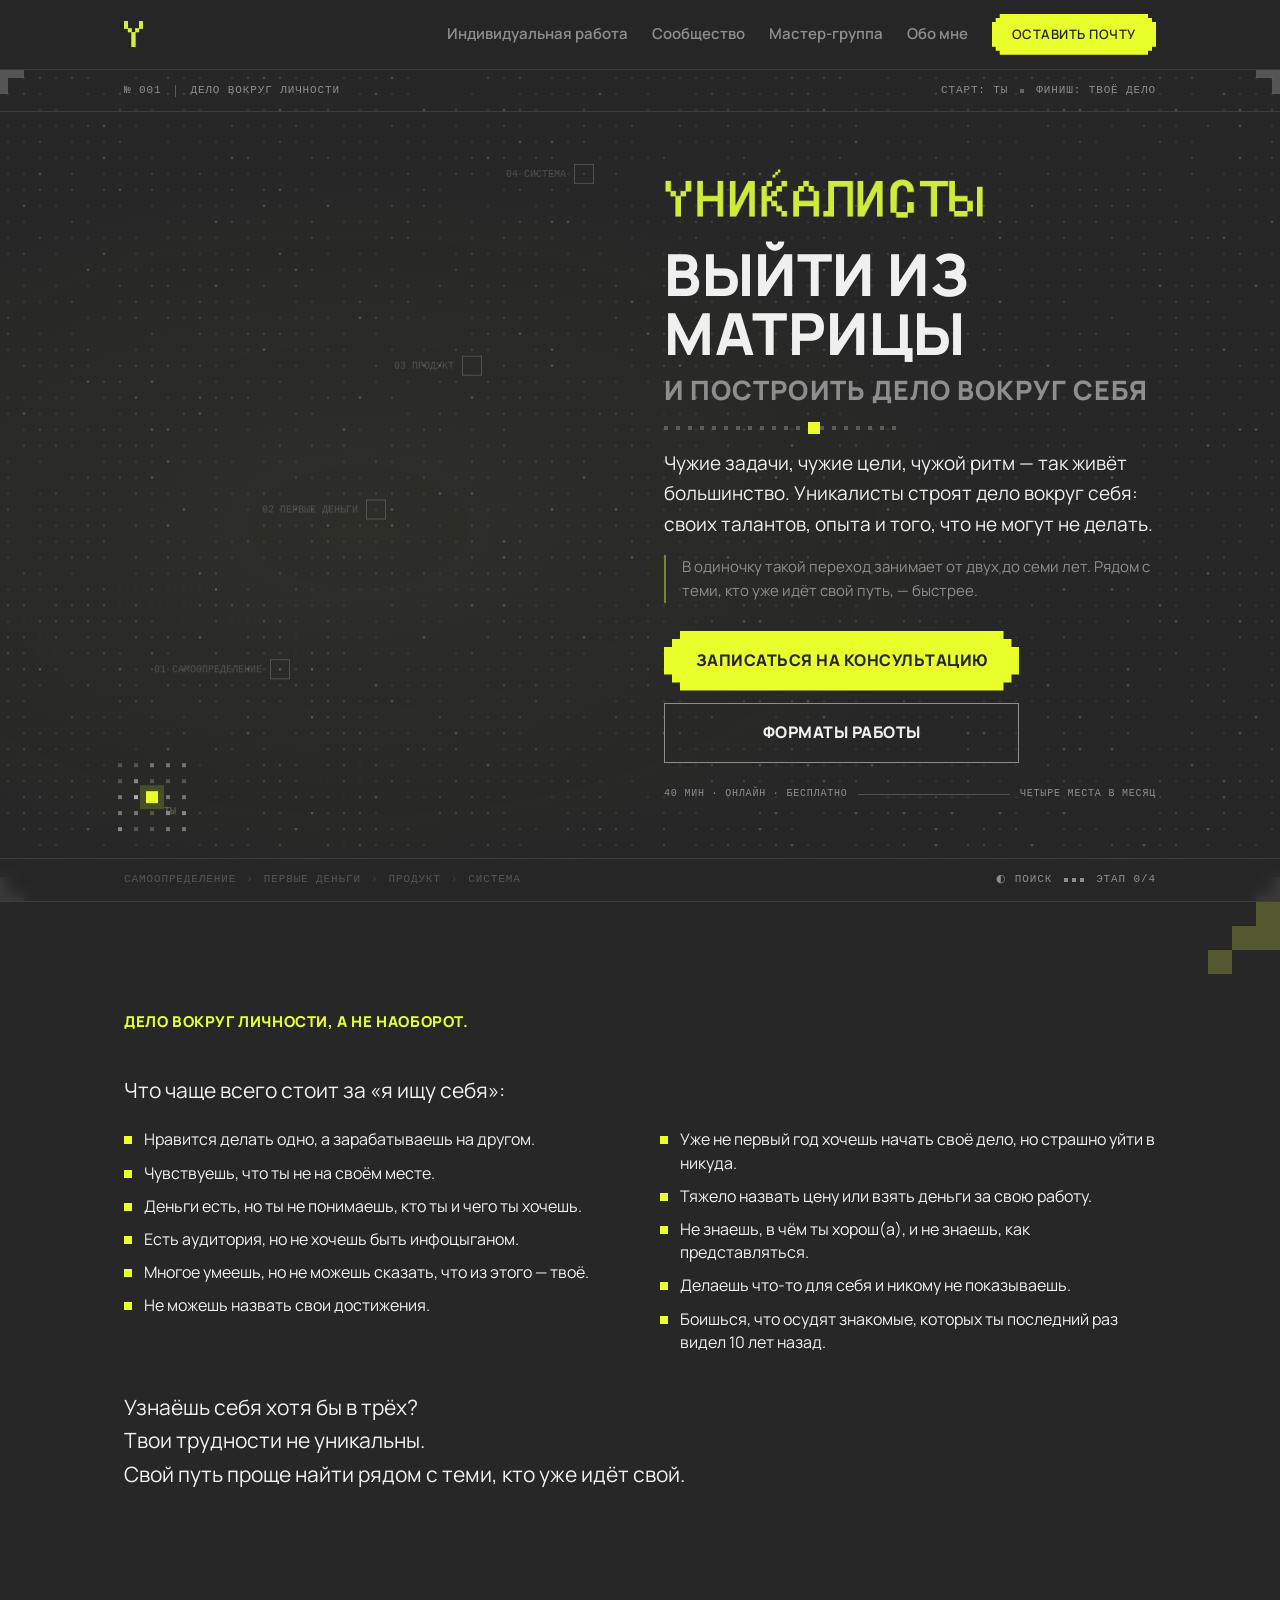
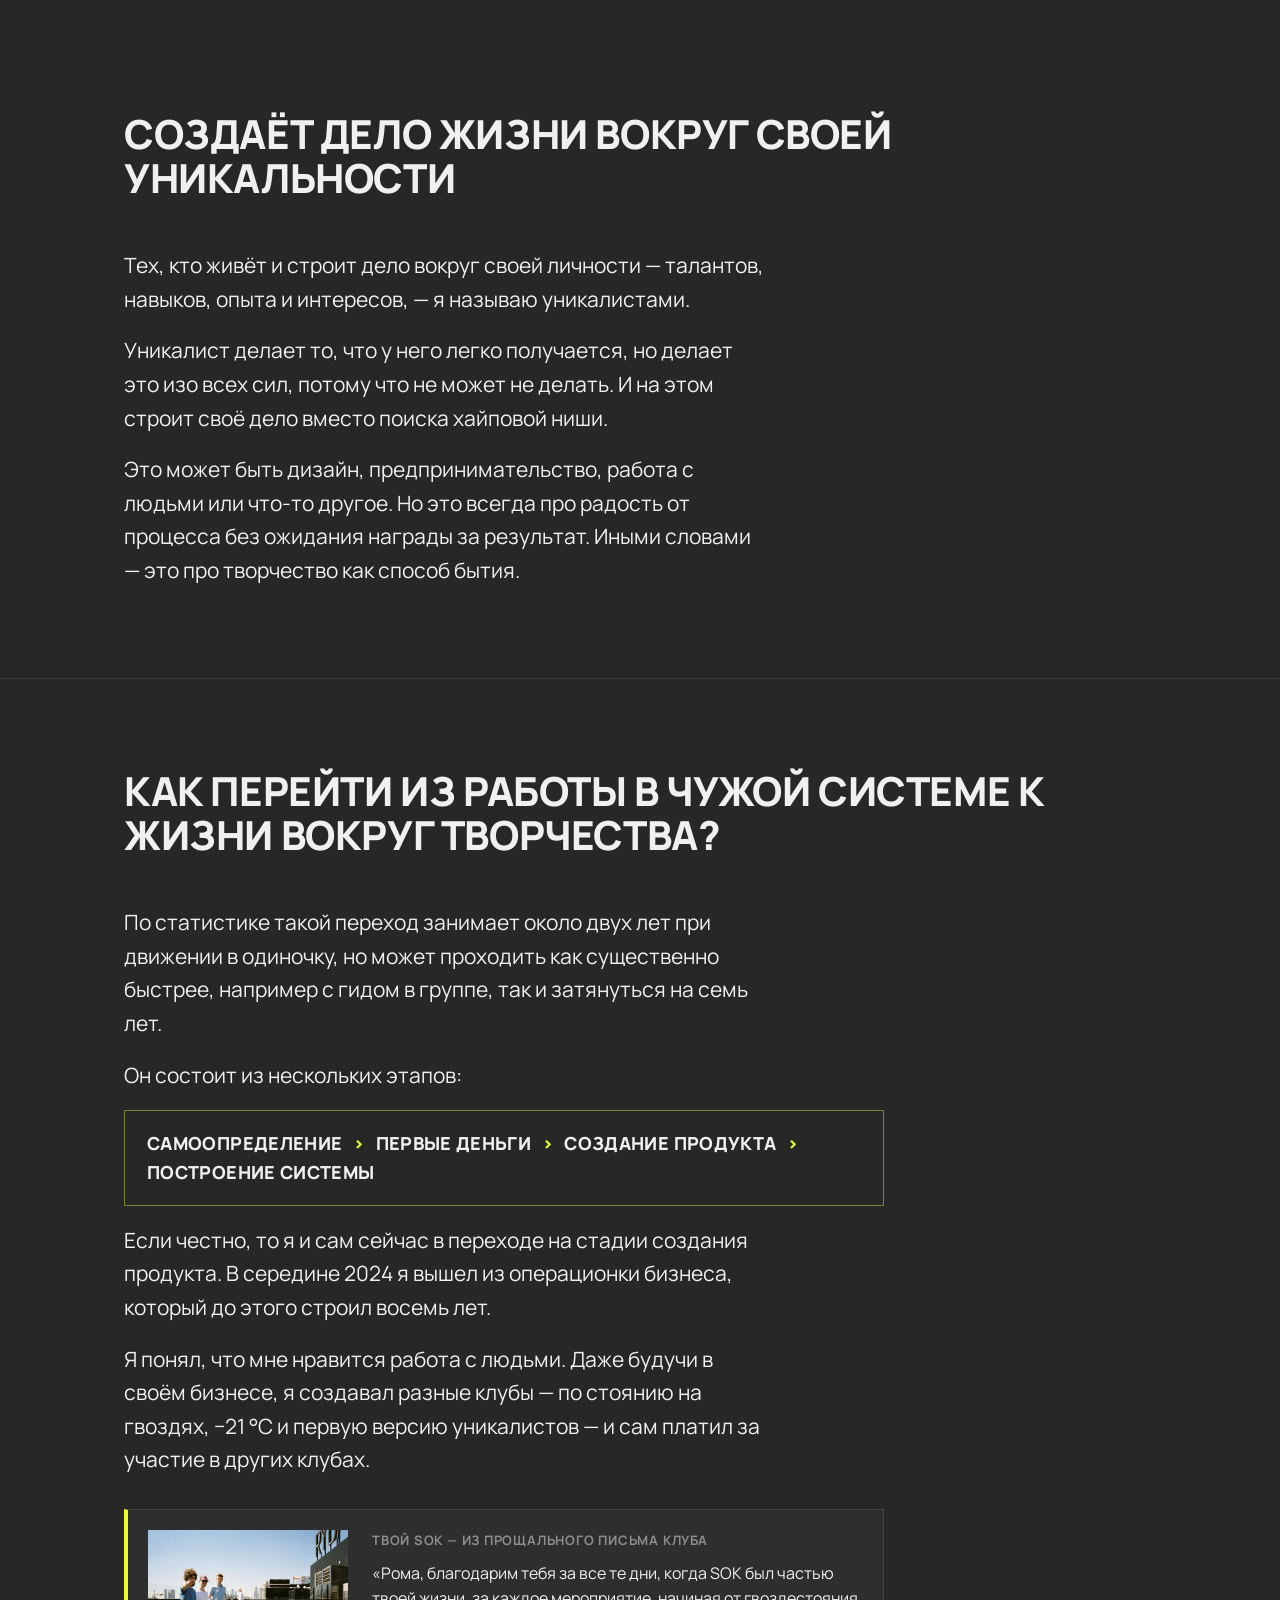
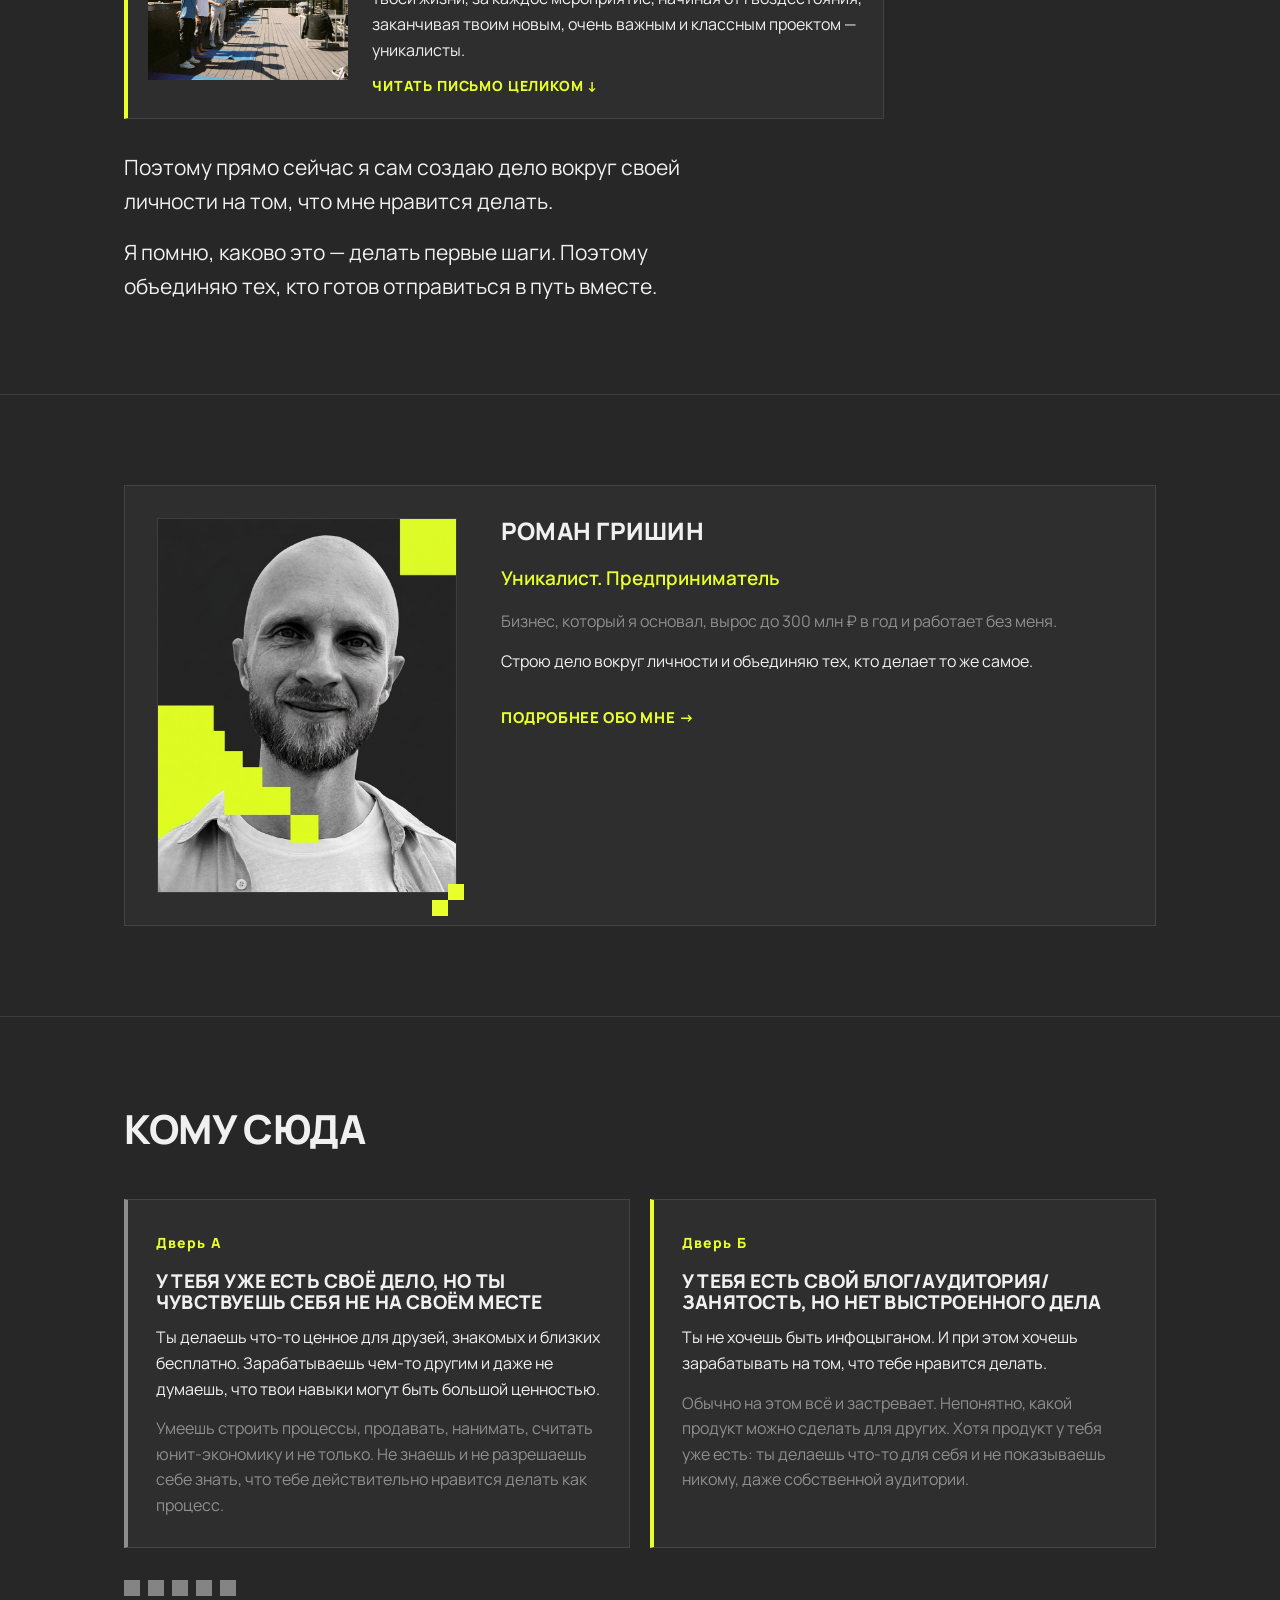
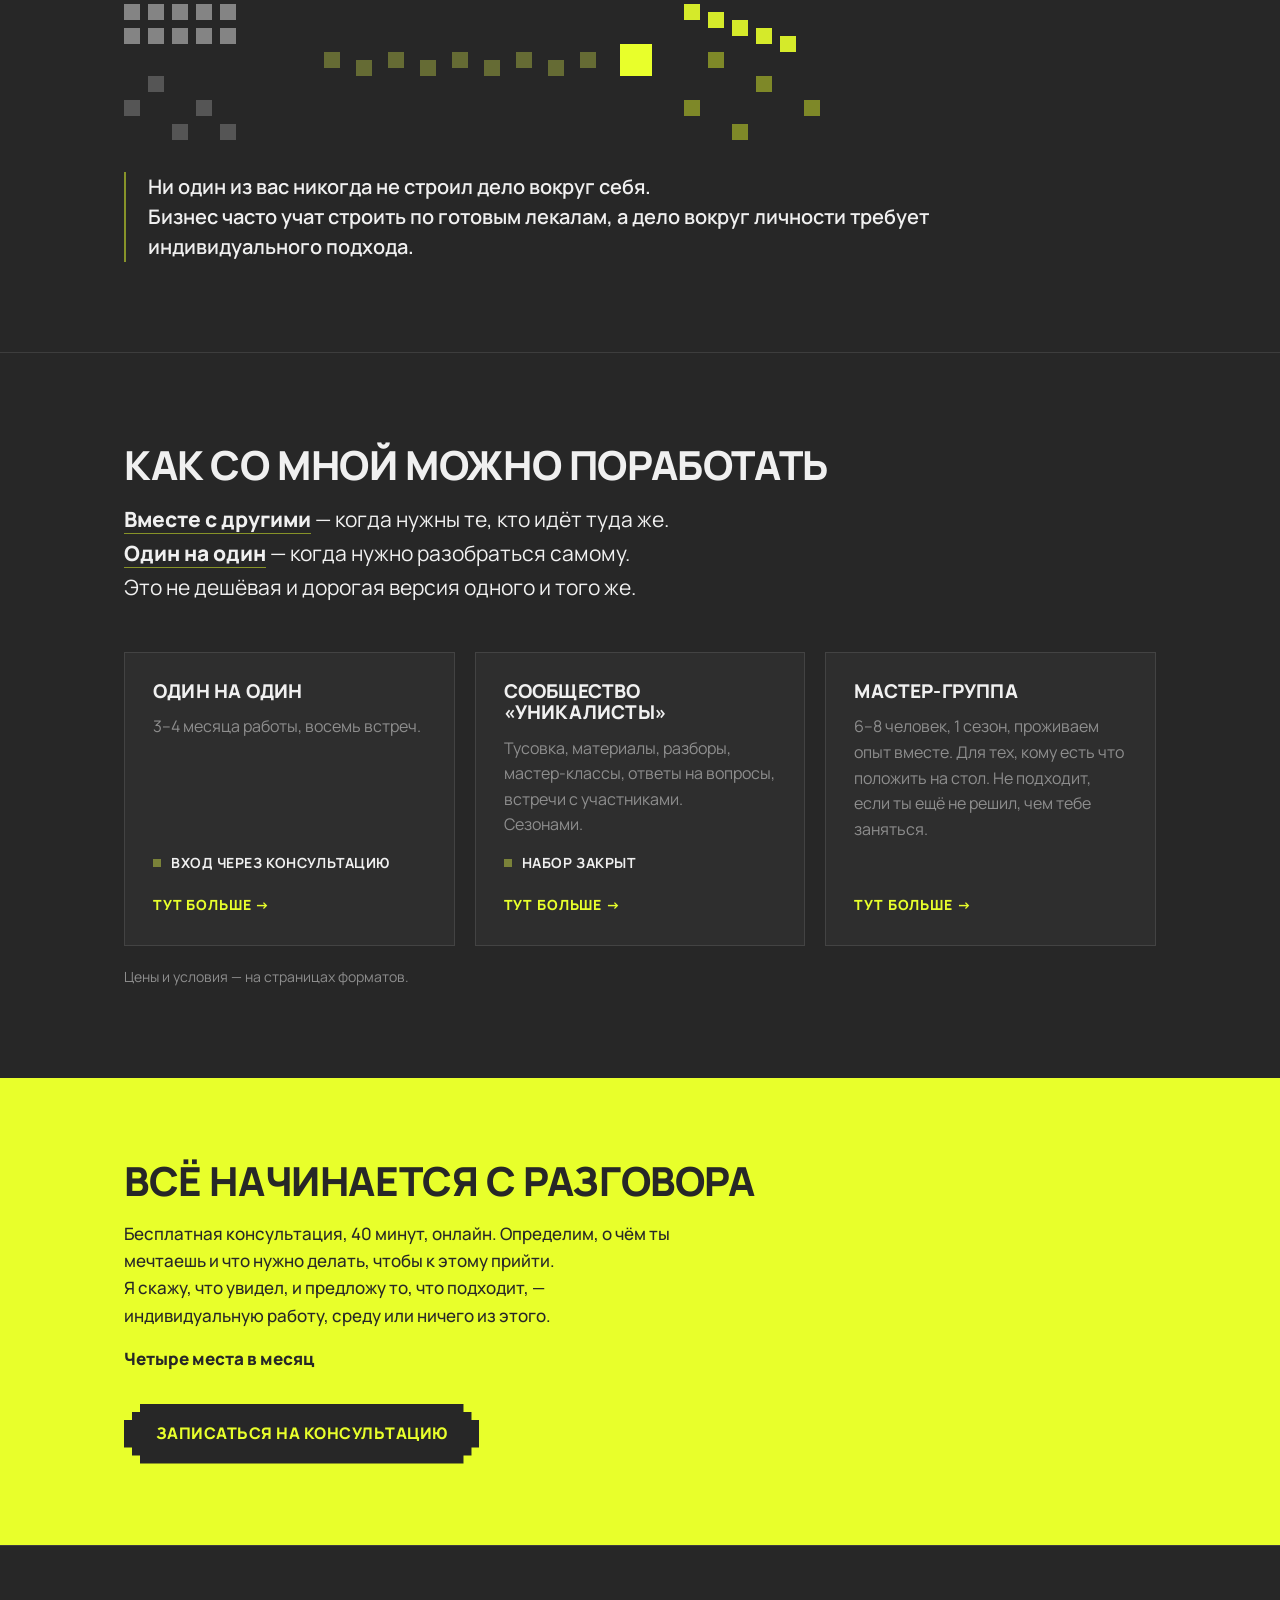
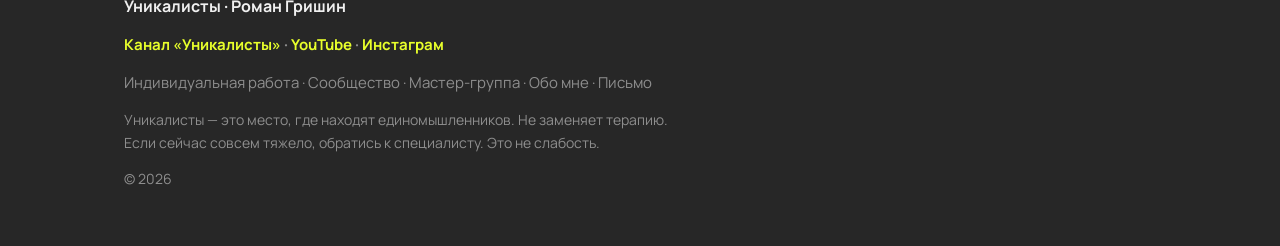
<file: index.html>
<!DOCTYPE html>
<html lang="ru" class="snap">
<head>
  <meta charset="UTF-8">
  <meta name="viewport" content="width=device-width, initial-scale=1">
  <title>Уникалисты — дело жизни вокруг своей уникальности</title>
  <meta name="description" content="Для тех, кому по пути создать дело вокруг личности, а не наоборот. Индивидуальная работа, сообщество «Уникалисты» и мастер-группа с Романом Гришиным.">
  <link rel="icon" type="image/png" href="assets/y-acid.png">
  <link rel="preconnect" href="https://fonts.googleapis.com">
  <link rel="preconnect" href="https://fonts.gstatic.com" crossorigin>
  <link href="https://fonts.googleapis.com/css2?family=Manrope:wght@400;600;800&display=swap" rel="stylesheet">
  <link rel="stylesheet" href="styles.css">
</head>
<body>

  <nav class="nav" aria-label="Главная навигация">
    <div class="nav-in">
      <a class="nav-logo" href="index.html" aria-label="Уникалисты — на главную">
        <img src="assets/y-acid.png" alt="Уникалисты">
      </a>
      <a class="nav-cta nav-cta--m" href="email.html">Оставить почту</a>
      <button class="nav-burger" type="button" aria-label="Меню" aria-expanded="false" aria-controls="navLinks"><span></span><span></span><span></span></button>
      <div class="nav-links" id="navLinks">
        <a href="individual.html">Индивидуальная работа</a>
        <a href="community.html">Сообщество</a>
        <a href="master-group.html">Мастер-группа</a>
        <a href="about.html">Обо мне</a>
        <a class="nav-cta" href="email.html">Оставить почту</a>
      </div>
    </div>
  </nav>

  <!-- ── Hero: выход из матрицы ── -->
  <header class="uhero" id="top">
    <canvas class="uhero-canvas" aria-hidden="true"></canvas>

    <!-- уголки-лесенки по периметру -->
    <span class="uhero-corner uhero-corner--tl" aria-hidden="true"></span>
    <span class="uhero-corner uhero-corner--tr" aria-hidden="true"></span>
    <span class="uhero-corner uhero-corner--bl" aria-hidden="true"></span>
    <span class="uhero-corner uhero-corner--br" aria-hidden="true"></span>

    <div class="uhero-bar uhero-bar--top" aria-hidden="true">
      <div class="uhero-bar-in">
        <span>№ 001</span>
        <span class="uhero-sep"></span>
        <span>Дело вокруг личности</span>
        <span class="uhero-bar-r">Старт: ты <i class="uhero-dot"></i> Финиш: твоё дело</span>
      </div>
    </div>

    <div class="uhero-body">
      <div class="uhero-art" aria-hidden="true"></div>

      <div class="uhero-text">
        <img class="hero-wordmark" src="assets/wordmark-acid.png" alt="Уникалисты" width="1568" height="240">
        <h1 class="uhero-title">Выйти из матрицы<span>и построить дело вокруг себя</span></h1>

        <div class="uhero-pixels" aria-hidden="true"></div>

        <p class="uhero-lead">Чужие задачи, чужие цели, чужой ритм — так живёт большинство. Уникалисты строят дело вокруг себя: своих талантов, опыта и того, что не могут не делать.</p>
        <p class="uhero-note">В одиночку такой переход занимает от двух до семи лет. Рядом с теми, кто уже идёт свой путь, — быстрее.</p>

        <div class="hero-actions">
          <a class="btn" href="consultation.html">Записаться на консультацию</a>
          <a class="btn btn--ghost" href="#products">Форматы работы</a>
        </div>

        <div class="uhero-rule uhero-rule--foot" aria-hidden="true"><em>40 мин · онлайн · бесплатно</em><span></span><em>Четыре места в месяц</em></div>
      </div>
    </div>

    <div class="uhero-bar uhero-bar--bottom" aria-hidden="true">
      <div class="uhero-bar-in">
        <ol class="uhero-stages">
          <li>Самоопределение</li>
          <li>Первые деньги</li>
          <li>Продукт</li>
          <li>Система</li>
        </ol>
        <span class="uhero-bar-r"><span class="uhero-state">◐ Поиск</span><span class="uhero-pulse"><i></i><i></i><i></i></span><span class="uhero-count">Этап 0/4</span></span>
      </div>
    </div>
  </header>

  <!-- ── Hero: боль ── -->
  <section class="hero">
    <div class="pixel-stairs" aria-hidden="true"></div>
    <div class="wrap">
      <p class="tagline">Дело вокруг личности, а не наоборот.</p>

      <p class="lead">Что чаще всего стоит за «я ищу себя»:</p>
      <ul class="list-plain hero-list">
        <li><span class="marker" aria-hidden="true"></span>Нравится делать одно, а зарабатываешь на другом.</li>
        <li><span class="marker" aria-hidden="true"></span>Чувствуешь, что ты не на своём месте.</li>
        <li><span class="marker" aria-hidden="true"></span>Деньги есть, но ты не понимаешь, кто ты и чего ты хочешь.</li>
        <li><span class="marker" aria-hidden="true"></span>Есть аудитория, но не хочешь быть инфоцыганом.</li>
        <li><span class="marker" aria-hidden="true"></span>Многое умеешь, но не можешь сказать, что из этого — твоё.</li>
        <li><span class="marker" aria-hidden="true"></span>Не можешь назвать свои достижения.</li>
        <li><span class="marker" aria-hidden="true"></span>Уже не первый год хочешь начать своё дело, но страшно уйти в никуда.</li>
        <li><span class="marker" aria-hidden="true"></span>Тяжело назвать цену или взять деньги за свою работу.</li>
        <li><span class="marker" aria-hidden="true"></span>Не знаешь, в чём ты хорош(а), и не знаешь, как представляться.</li>
        <li><span class="marker" aria-hidden="true"></span>Делаешь что-то для себя и никому не показываешь.</li>
        <li><span class="marker" aria-hidden="true"></span>Боишься, что осудят знакомые, которых ты последний раз видел 10 лет назад.</li>
      </ul>
      <p class="lead mt-l">Узнаёшь себя хотя бы в трёх?<br>Твои трудности не уникальны.<br>Свой путь проще найти рядом с теми, кто уже идёт свой.</p>
    </div>
  </section>

  <!-- ── Кто такой уникалист ── -->
  <section class="section">
    <div class="wrap">
      <div class="section-head">
        <h2>Создаёт дело жизни вокруг своей уникальности</h2>
      </div>
      <div class="stack">
      <p class="lead">Тех, кто живёт и строит дело вокруг своей личности — талантов, навыков, опыта и интересов, — я называю уникалистами.</p>
      <p class="lead">Уникалист делает то, что у него легко получается, но делает это изо всех сил, потому что не может не делать. И на этом строит своё дело вместо поиска хайповой ниши.</p>
      <p class="lead">Это может быть дизайн, предпринимательство, работа с людьми или что-то другое. Но это всегда про радость от процесса без ожидания награды за результат. Иными словами — это про творчество как способ бытия.</p>
      </div>
    </div>
  </section>

  <!-- ── Переход ── -->
  <section class="section">
    <div class="wrap">
      <div class="section-head">
        <h2>Как перейти из работы в чужой системе к жизни вокруг творчества?</h2>
      </div>
      <div class="stack">
      <p class="lead">По статистике такой переход занимает около двух лет при движении в одиночку, но может проходить как существенно быстрее, например с гидом в группе, так и затянуться на семь лет.</p>
      <p class="lead">Он состоит из нескольких этапов:</p>
      <p class="stages">Самоопределение <span>›</span> первые деньги <span>›</span> создание продукта <span>›</span> построение системы</p>
      <p class="lead">Если честно, то я и сам сейчас в переходе на стадии создания продукта. В середине 2024 я вышел из операционки бизнеса, который до этого строил восемь лет.</p>
      <p class="lead">Я понял, что мне нравится работа с людьми. Даже будучи в своём бизнесе, я создавал разные клубы — по стоянию на гвоздях, −21 °С и первую версию уникалистов — и сам платил за участие в других клубах.</p>

      <figure class="letter">
        <img class="letter-photo" src="assets/sok-rooftop.jpg" alt="Клуб SOK на крыше" width="1280" height="858" loading="lazy">
        <div class="letter-body">
          <figcaption class="letter-from">Твой SOK — из прощального письма клуба</figcaption>
          <blockquote>
            <p>«Рома, благодарим тебя за все те дни, когда SOK был частью твоей жизни, за каждое мероприятие, начиная от гвоздестояния, заканчивая твоим новым, очень важным и классным проектом — уникалисты.</p>
            <details class="letter-more">
              <summary><span class="letter-open">Читать письмо целиком</span><span class="letter-close">Свернуть</span></summary>
              <p>Для нас это была не просто коллаборация, не просто проведение клубных мероприятий, а именно создание безопасного и спокойного места, где каждый может не бояться быть собой и говорить о важном.</p>
              <p>Ты уникальный, и благодаря тебе и твоим стараниям каждый в этом чате знает, что он тоже особенный.</p>
              <p>Мы не прощаемся и искренне верим, что это были не последние твои мероприятия с нами, не последний твой клуб, ты всё так же остаёшься неотъемлемой частью SOK, частью нашей общей души.</p>
              <p>Верим в тебя, в твои победы и ждём тебя в гости.»</p>
            </details>
          </blockquote>
        </div>
      </figure>

      <p class="lead">Поэтому прямо сейчас я сам создаю дело вокруг своей личности на том, что мне нравится делать.</p>
      <p class="lead">Я помню, каково это — делать первые шаги. Поэтому объединяю тех, кто готов отправиться в путь вместе.</p>
      </div>
    </div>
  </section>

  <!-- ── Кто я ── -->
  <section class="section" id="me">
    <div class="wrap">
      <div class="about about--flush">
        <div class="about-photo">
          <img src="assets/roman.jpg" alt="Роман Гришин" width="960" height="1200">
        </div>
        <div class="about-text">
          <h3>Роман Гришин</h3>
          <p class="about-role">Уникалист. Предприниматель</p>
          <p>Бизнес, который я основал, вырос до 300 млн ₽ в год и работает без меня.</p>
          <p>Строю дело вокруг личности и объединяю тех, кто делает то же самое.</p>
          <a class="about-more" href="about.html">Подробнее обо мне →</a>
        </div>
      </div>
    </div>
  </section>

  <!-- ── Кому сюда ── -->
  <section class="section">
    <div class="wrap">
      <div class="section-head">
        <h2>Кому сюда</h2>
      </div>

      <div class="grid grid--2">
        <div class="card card--a">
          <span class="card-num">Дверь А</span>
          <h3>У тебя уже есть своё дело, но ты чувствуешь себя не на своём месте</h3>
          <p class="card-lead">Ты делаешь что-то ценное для друзей, знакомых и близких бесплатно. Зарабатываешь чем-то другим и даже не думаешь, что твои навыки могут быть большой ценностью.</p>
          <p>Умеешь строить процессы, продавать, нанимать, считать юнит-экономику и не только. Не знаешь и не разрешаешь себе знать, что тебе действительно нравится делать как процесс.</p>
        </div>
        <div class="card card--b">
          <span class="card-num">Дверь Б</span>
          <h3>У тебя есть свой блог/аудитория/занятость, но нет выстроенного дела</h3>
          <p class="card-lead">Ты не хочешь быть инфоцыганом. И при этом хочешь зарабатывать на том, что тебе нравится делать.</p>
          <p>Обычно на этом всё и застревает. Непонятно, какой продукт можно сделать для других. Хотя продукт у тебя уже есть: ты делаешь что-то для себя и не показываешь никому, даже собственной аудитории.</p>
        </div>
      </div>

      <div class="mt-l">
        <svg class="scheme scheme--wide" viewBox="0 0 720 160" shape-rendering="crispEdges" aria-hidden="true" focusable="false"><rect x="0" y="0" width="16" height="16" fill="#8e8e8e" fill-opacity="0.9"/><rect x="0" y="24" width="16" height="16" fill="#8e8e8e" fill-opacity="0.9"/><rect x="0" y="48" width="16" height="16" fill="#8e8e8e" fill-opacity="0.9"/><rect x="24" y="0" width="16" height="16" fill="#8e8e8e" fill-opacity="0.9"/><rect x="24" y="24" width="16" height="16" fill="#8e8e8e" fill-opacity="0.9"/><rect x="24" y="48" width="16" height="16" fill="#8e8e8e" fill-opacity="0.9"/><rect x="48" y="0" width="16" height="16" fill="#8e8e8e" fill-opacity="0.9"/><rect x="48" y="24" width="16" height="16" fill="#8e8e8e" fill-opacity="0.9"/><rect x="48" y="48" width="16" height="16" fill="#8e8e8e" fill-opacity="0.9"/><rect x="72" y="0" width="16" height="16" fill="#8e8e8e" fill-opacity="0.9"/><rect x="72" y="24" width="16" height="16" fill="#8e8e8e" fill-opacity="0.9"/><rect x="72" y="48" width="16" height="16" fill="#8e8e8e" fill-opacity="0.9"/><rect x="96" y="0" width="16" height="16" fill="#8e8e8e" fill-opacity="0.9"/><rect x="96" y="24" width="16" height="16" fill="#8e8e8e" fill-opacity="0.9"/><rect x="96" y="48" width="16" height="16" fill="#8e8e8e" fill-opacity="0.9"/><rect x="0" y="120" width="16" height="16" fill="#8e8e8e" fill-opacity="0.45"/><rect x="48" y="144" width="16" height="16" fill="#8e8e8e" fill-opacity="0.45"/><rect x="24" y="96" width="16" height="16" fill="#8e8e8e" fill-opacity="0.45"/><rect x="72" y="120" width="16" height="16" fill="#8e8e8e" fill-opacity="0.45"/><rect x="96" y="144" width="16" height="16" fill="#8e8e8e" fill-opacity="0.45"/><rect x="560" y="24" width="16" height="16" fill="#e8ff2b" fill-opacity="0.9"/><rect x="584" y="32" width="16" height="16" fill="#e8ff2b" fill-opacity="0.9"/><rect x="608" y="40" width="16" height="16" fill="#e8ff2b" fill-opacity="0.9"/><rect x="632" y="48" width="16" height="16" fill="#e8ff2b" fill-opacity="0.9"/><rect x="656" y="56" width="16" height="16" fill="#e8ff2b" fill-opacity="0.9"/><rect x="560" y="120" width="16" height="16" fill="#e8ff2b" fill-opacity="0.45"/><rect x="608" y="144" width="16" height="16" fill="#e8ff2b" fill-opacity="0.45"/><rect x="632" y="96" width="16" height="16" fill="#e8ff2b" fill-opacity="0.45"/><rect x="680" y="120" width="16" height="16" fill="#e8ff2b" fill-opacity="0.45"/><rect x="584" y="72" width="16" height="16" fill="#e8ff2b" fill-opacity="0.45"/><rect x="200" y="72" width="16" height="16" fill="#7a8239" fill-opacity="0.75"/><rect x="232" y="80" width="16" height="16" fill="#7a8239" fill-opacity="0.75"/><rect x="264" y="72" width="16" height="16" fill="#7a8239" fill-opacity="0.75"/><rect x="296" y="80" width="16" height="16" fill="#7a8239" fill-opacity="0.75"/><rect x="328" y="72" width="16" height="16" fill="#7a8239" fill-opacity="0.75"/><rect x="360" y="80" width="16" height="16" fill="#7a8239" fill-opacity="0.75"/><rect x="392" y="72" width="16" height="16" fill="#7a8239" fill-opacity="0.75"/><rect x="424" y="80" width="16" height="16" fill="#7a8239" fill-opacity="0.75"/><rect x="456" y="72" width="16" height="16" fill="#7a8239" fill-opacity="0.75"/><rect x="496" y="64" width="32" height="32" fill="#e8ff2b"/></svg>
      </div>

      <div class="pull mt-l">
        <p>Ни один из вас никогда не строил дело вокруг себя.<br>Бизнес часто учат строить по готовым лекалам, а дело вокруг личности требует индивидуального подхода.</p>
      </div>
    </div>
  </section>

  <!-- ── Как со мной можно поработать ── -->
  <section class="section" id="products">
    <div class="wrap">
      <div class="section-head">
        <h2>Как со мной можно поработать</h2>
        <p class="lead"><a class="lead-link" href="community.html"><strong>Вместе с другими</strong></a> — когда нужны те, кто идёт туда же.<br><a class="lead-link" href="individual.html"><strong>Один на один</strong></a> — когда нужно разобраться самому.<br>Это не дешёвая и дорогая версия одного и того же.</p>
      </div>

      <div class="grid grid--3">
        <a class="card card--link" href="individual.html">
          <h3>Один на один</h3>
          <p>3–4 месяца работы, восемь встреч.</p>
          <span class="card-status">Вход через консультацию</span>
          <span class="card-go">Тут больше →</span>
        </a>
        <a class="card card--link" href="community.html">
          <h3>Сообщество «Уникалисты»</h3>
          <p>Тусовка, материалы, разборы, мастер-классы, ответы на вопросы, встречи с участниками.<br>Сезонами.</p>
          <span class="card-status">Набор закрыт</span>
          <span class="card-go">Тут больше →</span>
        </a>
        <a class="card card--link" href="master-group.html">
          <h3>Мастер-группа</h3>
          <p>6–8 человек, 1 сезон, проживаем опыт вместе. Для тех, кому есть что положить на стол. Не подходит, если ты ещё не решил, чем тебе заняться.</p>
          <span class="card-go">Тут больше →</span>
        </a>
      </div>
      <p class="note mt-m">Цены и условия — на страницах форматов.</p>
    </div>
  </section>

  <!-- ── Финальный CTA ── -->
  <section class="final">
    <div class="wrap">
      <h2>Всё начинается с разговора</h2>
      <p>Бесплатная консультация, 40 минут, онлайн. Определим, о чём ты мечтаешь и что нужно делать, чтобы к этому прийти.<br>Я скажу, что увидел, и предложу то, что подходит, — индивидуальную работу, среду или ничего из этого.</p>
      <p class="final-meta">Четыре места в месяц</p>
      <a class="btn" href="consultation.html">Записаться на консультацию</a>
    </div>
  </section>

  <footer class="footer">
    <div class="wrap">
      <p class="footer-brand">Уникалисты · Роман Гришин</p>
      <p class="footer-media"><a href="https://t.me/unicalist" target="_blank" rel="noopener">Канал «Уникалисты»</a> · <a href="https://www.youtube.com/@unicalist" target="_blank" rel="noopener">YouTube</a> · <a href="https://www.instagram.com/rmgrishin/" target="_blank" rel="noopener">Инстаграм</a></p>
      <p class="footer-nav"><a href="individual.html">Индивидуальная работа</a> · <a href="community.html">Сообщество</a> · <a href="master-group.html">Мастер-группа</a> · <a href="about.html">Обо мне</a> · <a href="email.html">Письмо</a></p>
      <p class="disclaimer">Уникалисты — это место, где находят единомышленников. Не заменяет терапию.<br>Если сейчас совсем тяжело, обратись к специалисту. Это не слабость.</p>
      <p>© 2026</p>
    </div>
  </footer>

  <script src="script.js" defer></script>

</body>
</html>
</file>
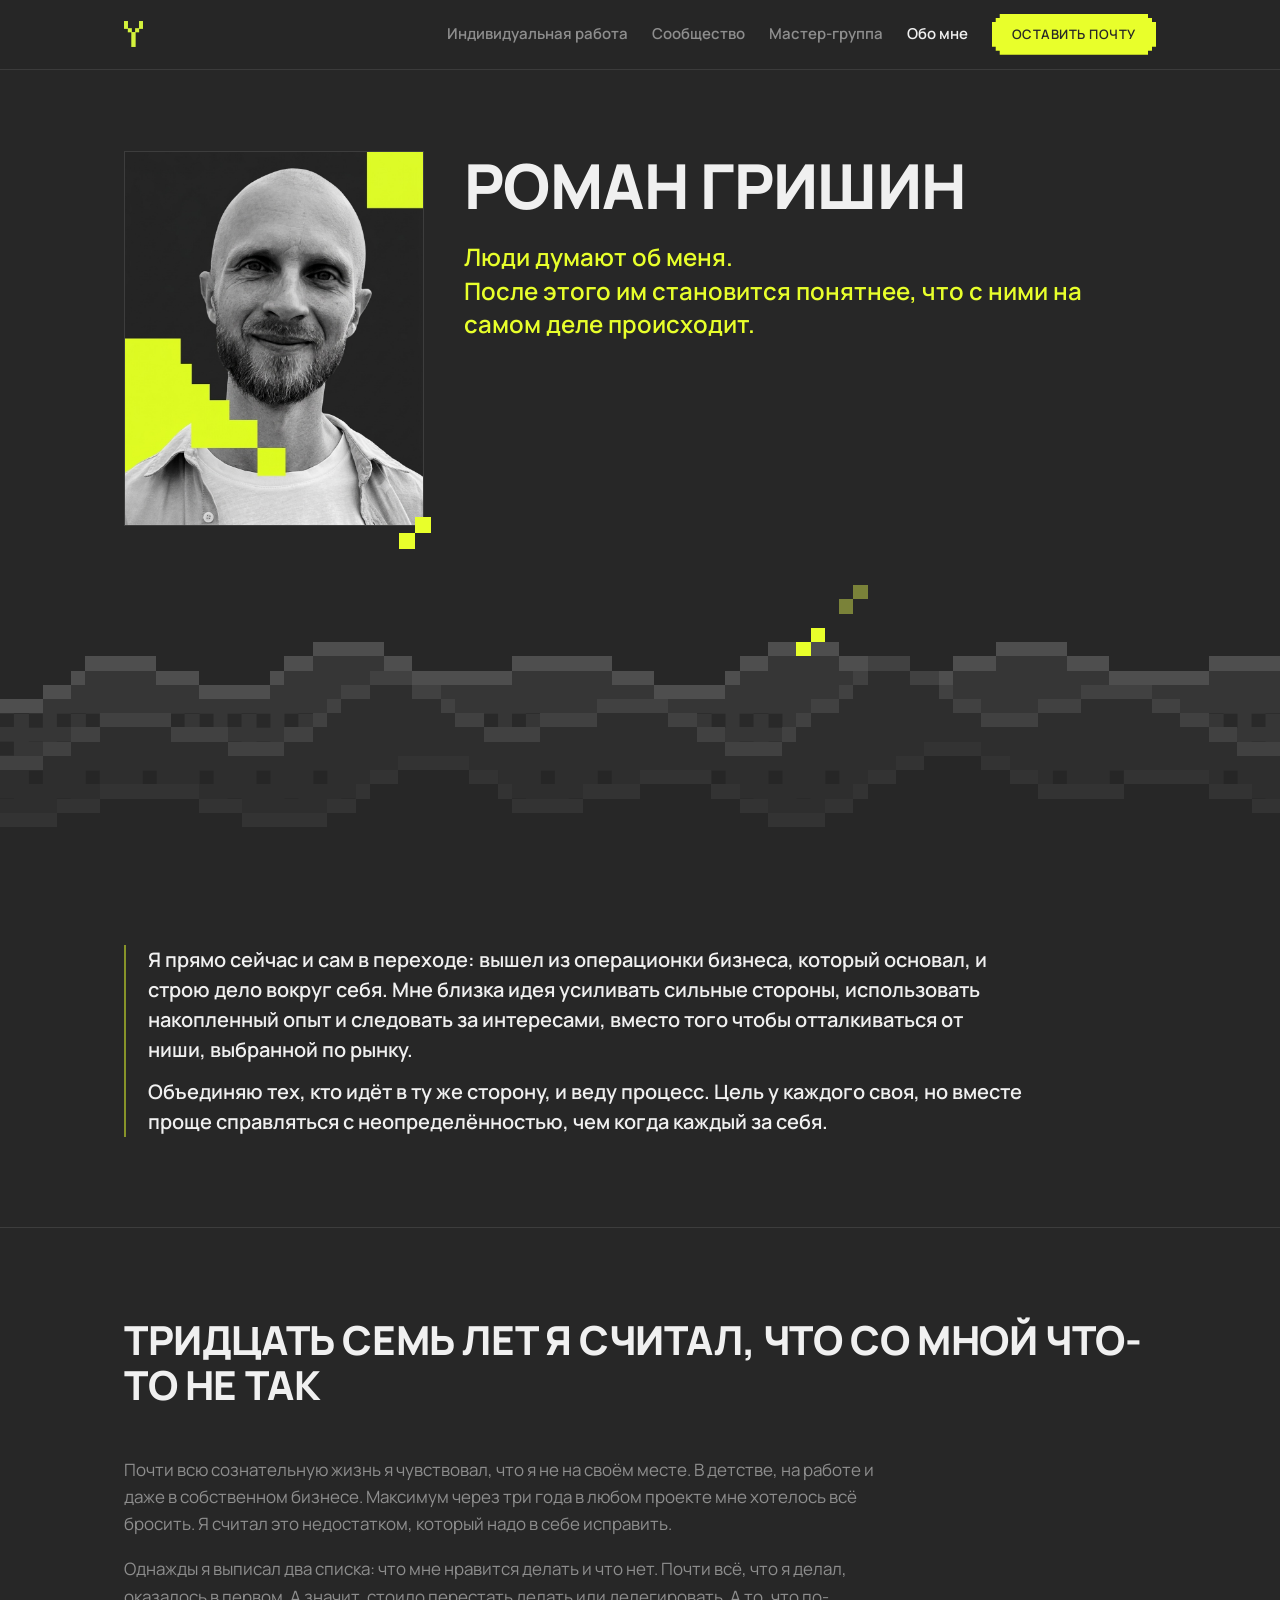
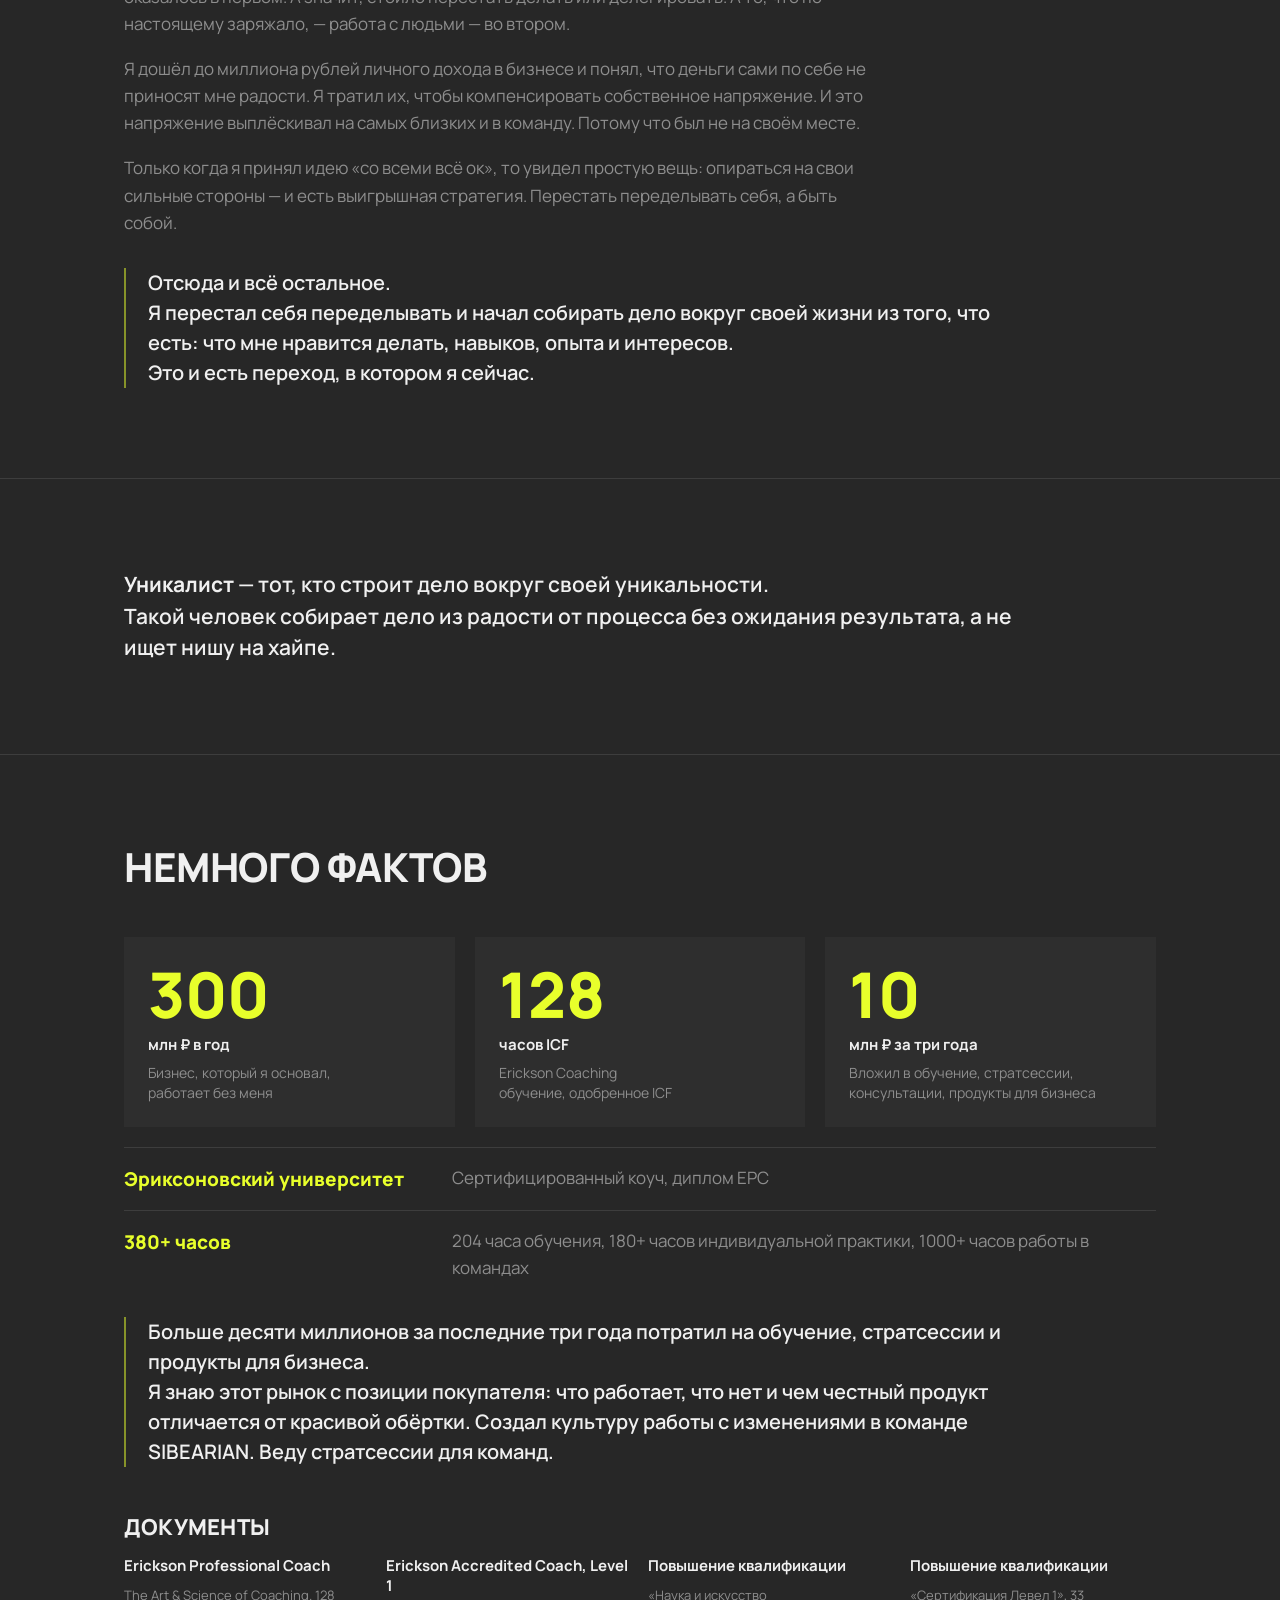
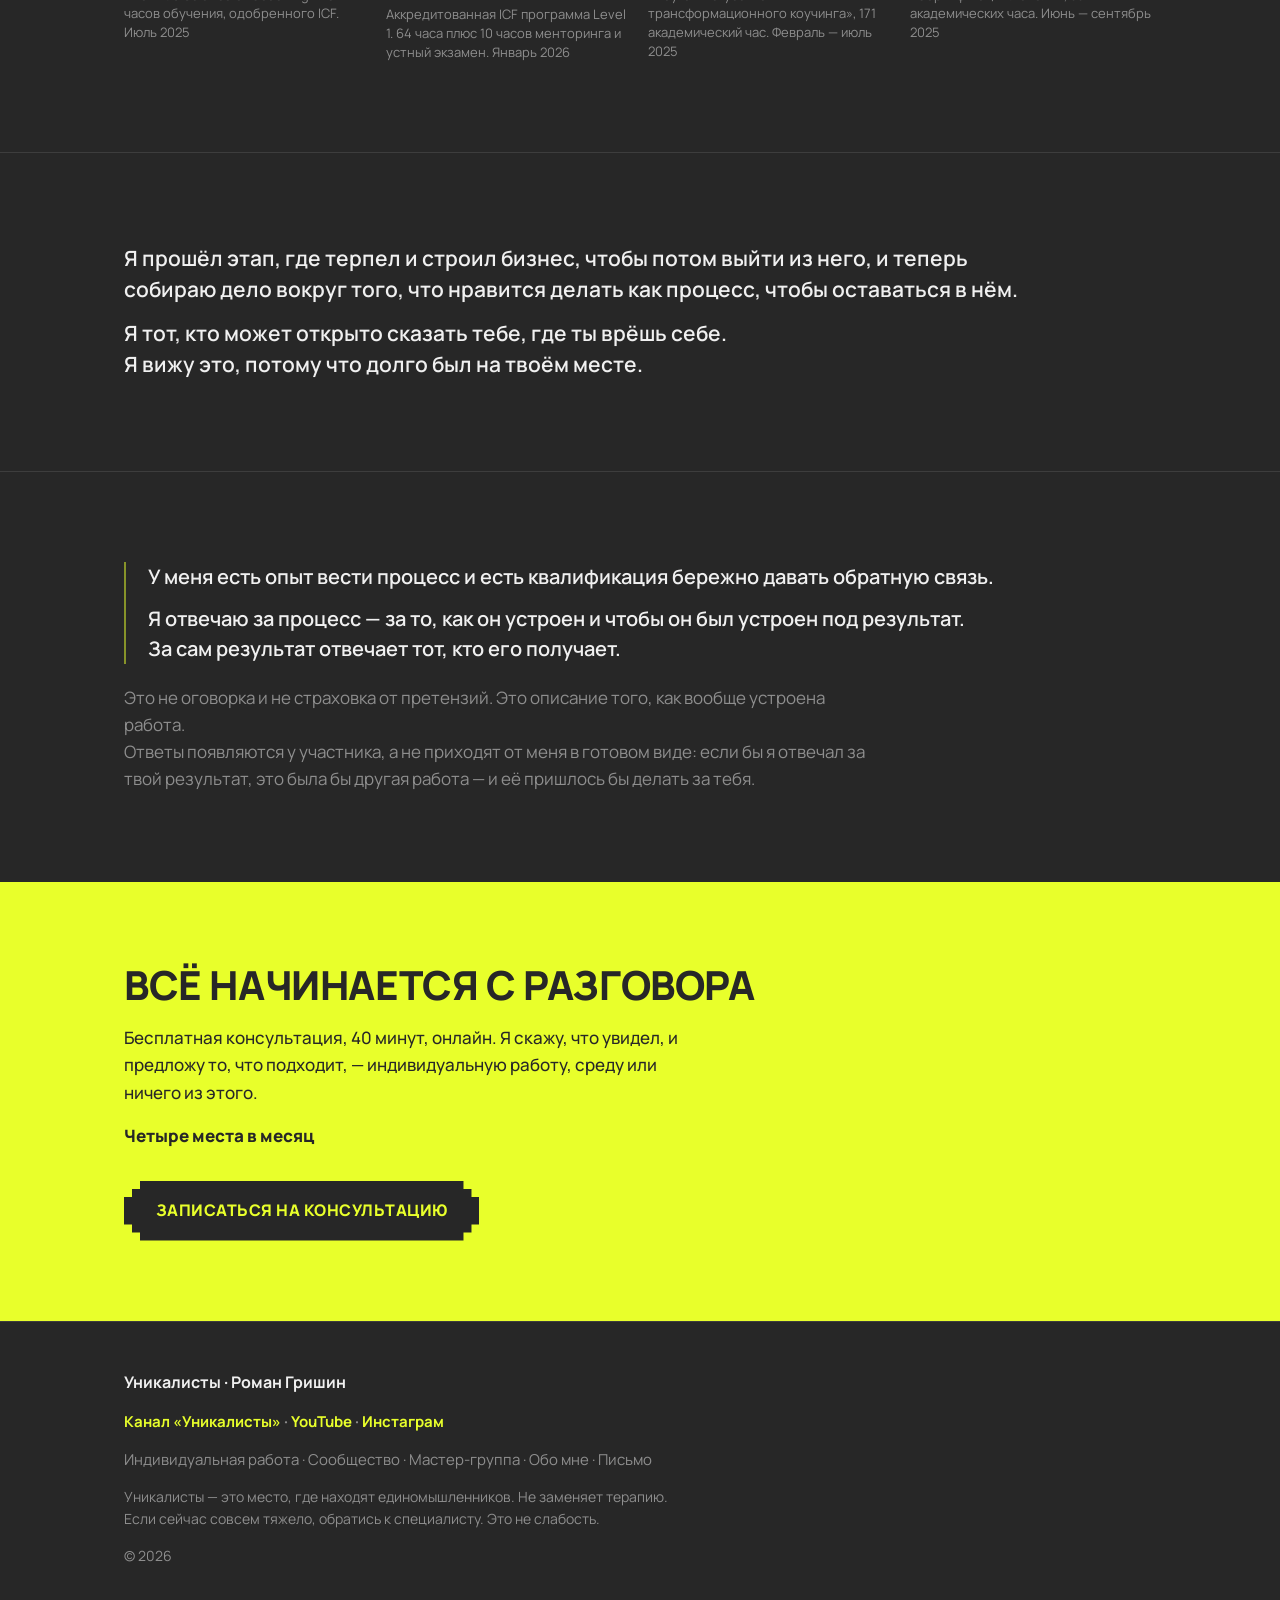
<file: about.html>
<!DOCTYPE html>
<html lang="ru">
<head>
  <meta charset="UTF-8">
  <meta name="viewport" content="width=device-width, initial-scale=1">
  <title>Обо мне — Роман Гришин · Уникалисты</title>
  <meta name="description" content="Роман Гришин — уникалист, предприниматель, коуч. Тридцать семь лет считал, что со мной что-то не так. Оказалось — я просто был не на своём месте.">
  <link rel="icon" type="image/png" href="assets/y-acid.png">
  <link rel="preconnect" href="https://fonts.googleapis.com">
  <link rel="preconnect" href="https://fonts.gstatic.com" crossorigin>
  <link href="https://fonts.googleapis.com/css2?family=Manrope:wght@400;600;800&display=swap" rel="stylesheet">
  <link rel="stylesheet" href="styles.css">
</head>
<body class="page-about">

  <nav class="nav" aria-label="Главная навигация">
    <div class="nav-in">
      <a class="nav-logo" href="index.html" aria-label="Уникалисты — на главную">
        <img src="assets/y-acid.png" alt="Уникалисты">
      </a>
      <a class="nav-cta nav-cta--m" href="email.html">Оставить почту</a>
      <button class="nav-burger" type="button" aria-label="Меню" aria-expanded="false" aria-controls="navLinks"><span></span><span></span><span></span></button>
      <div class="nav-links" id="navLinks">
        <a href="individual.html">Индивидуальная работа</a>
        <a href="community.html">Сообщество</a>
        <a href="master-group.html">Мастер-группа</a>
        <a href="about.html" aria-current="page">Обо мне</a>
        <a class="nav-cta" href="email.html">Оставить почту</a>
      </div>
    </div>
  </nav>

  <!-- ── Шапка ── -->
  <header class="about-hero">
    <div class="about-hero__scene" aria-hidden="true">
      <svg viewBox="0 0 1440 320" preserveAspectRatio="none" shape-rendering="crispEdges" focusable="false">
<defs><pattern id="d6" width="64" height="64" patternUnits="userSpaceOnUse"><rect x="0" y="0" width="16" height="16"/><rect x="32" y="0" width="16" height="16"/><rect x="16" y="16" width="16" height="16"/><rect x="0" y="32" width="16" height="16"/><rect x="32" y="32" width="16" height="16"/><rect x="48" y="48" width="16" height="16"/></pattern><pattern id="d3" width="64" height="64" patternUnits="userSpaceOnUse"><rect x="0" y="0" width="16" height="16"/><rect x="32" y="0" width="16" height="16"/><rect x="32" y="32" width="16" height="16"/></pattern><pattern id="d1" width="64" height="64" patternUnits="userSpaceOnUse"><rect x="0" y="0" width="16" height="16"/></pattern></defs>
<path d="M0,[base64]" fill="#363636"/>
<g fill="#4e4e4e"><rect x="0" y="144" width="48" height="16"/><rect x="48" y="128" width="32" height="16"/><rect x="80" y="112" width="16" height="16"/><rect x="96" y="96" width="80" height="16"/><rect x="176" y="112" width="48" height="16"/><rect x="224" y="128" width="80" height="16"/><rect x="304" y="112" width="16" height="16"/><rect x="320" y="96" width="32" height="16"/><rect x="352" y="80" width="80" height="16"/><rect x="432" y="96" width="32" height="16"/><rect x="464" y="112" width="112" height="16"/><rect x="576" y="96" width="112" height="16"/><rect x="688" y="112" width="48" height="16"/><rect x="736" y="128" width="80" height="16"/><rect x="816" y="112" width="16" height="16"/><rect x="832" y="96" width="32" height="16"/><rect x="864" y="80" width="80" height="16"/><rect x="944" y="96" width="48" height="16"/><rect x="992" y="112" width="80" height="16"/><rect x="1072" y="96" width="48" height="16"/><rect x="1120" y="80" width="80" height="16"/><rect x="1200" y="96" width="48" height="16"/><rect x="1248" y="112" width="112" height="16"/><rect x="1360" y="96" width="80" height="16"/></g>
<g fill="#8e8e8e" opacity=".22">
<rect x="0" y="160" width="1440" height="16" fill="url(#d6)"/>
<rect x="0" y="176" width="1440" height="16" fill="url(#d3)"/>
<rect x="0" y="192" width="1440" height="16" fill="url(#d1)"/>
</g>
<path d="M0,[base64]" fill="#2e2e2e"/>
<g fill="#414141"><rect x="0" y="208" width="48" height="16"/><rect x="48" y="192" width="32" height="16"/><rect x="80" y="176" width="32" height="16"/><rect x="112" y="160" width="80" height="16"/><rect x="192" y="176" width="64" height="16"/><rect x="256" y="192" width="64" height="16"/><rect x="320" y="176" width="32" height="16"/><rect x="352" y="160" width="16" height="16"/><rect x="368" y="144" width="16" height="16"/><rect x="384" y="128" width="32" height="16"/><rect x="416" y="112" width="48" height="16"/><rect x="464" y="128" width="32" height="16"/><rect x="496" y="144" width="16" height="16"/><rect x="512" y="160" width="32" height="16"/><rect x="544" y="176" width="64" height="16"/><rect x="608" y="160" width="64" height="16"/><rect x="672" y="144" width="80" height="16"/><rect x="752" y="160" width="32" height="16"/><rect x="784" y="176" width="32" height="16"/><rect x="816" y="192" width="64" height="16"/><rect x="880" y="176" width="16" height="16"/><rect x="896" y="160" width="16" height="16"/><rect x="912" y="144" width="32" height="16"/><rect x="944" y="128" width="16" height="16"/><rect x="960" y="112" width="16" height="16"/><rect x="976" y="96" width="48" height="16"/><rect x="1024" y="112" width="32" height="16"/><rect x="1056" y="128" width="16" height="16"/><rect x="1072" y="144" width="32" height="16"/><rect x="1104" y="160" width="64" height="16"/><rect x="1168" y="144" width="48" height="16"/><rect x="1216" y="128" width="80" height="16"/><rect x="1296" y="144" width="32" height="16"/><rect x="1328" y="160" width="32" height="16"/><rect x="1360" y="176" width="32" height="16"/><rect x="1392" y="192" width="48" height="16"/></g>
<g fill="#8e8e8e" opacity=".16">
<rect x="0" y="224" width="1440" height="16" fill="url(#d3)"/>
<rect x="0" y="240" width="1440" height="16" fill="url(#d1)"/>
</g>
<path d="M0,[base64]" fill="#272727"/>
<g fill="#333333"><rect x="0" y="272" width="64" height="16"/><rect x="64" y="256" width="48" height="16"/><rect x="112" y="240" width="112" height="16"/><rect x="224" y="256" width="48" height="16"/><rect x="272" y="272" width="96" height="16"/><rect x="368" y="256" width="32" height="16"/><rect x="400" y="240" width="16" height="16"/><rect x="416" y="224" width="32" height="16"/><rect x="448" y="208" width="80" height="16"/><rect x="528" y="224" width="32" height="16"/><rect x="560" y="240" width="16" height="16"/><rect x="576" y="256" width="80" height="16"/><rect x="656" y="240" width="64" height="16"/><rect x="720" y="224" width="80" height="16"/><rect x="800" y="240" width="32" height="16"/><rect x="832" y="256" width="32" height="16"/><rect x="864" y="272" width="64" height="16"/><rect x="928" y="256" width="32" height="16"/><rect x="960" y="240" width="16" height="16"/><rect x="976" y="224" width="32" height="16"/><rect x="1008" y="208" width="32" height="16"/><rect x="1040" y="192" width="64" height="16"/><rect x="1104" y="208" width="32" height="16"/><rect x="1136" y="224" width="32" height="16"/><rect x="1168" y="240" width="96" height="16"/><rect x="1264" y="224" width="96" height="16"/><rect x="1360" y="240" width="48" height="16"/><rect x="1408" y="256" width="32" height="16"/></g>
<g fill="#e8ff2b"><rect x="896" y="80" width="16" height="16"/><rect x="912" y="64" width="16" height="16"/></g>
<g fill="#7a8239"><rect x="944" y="32" width="16" height="16"/><rect x="960" y="16" width="16" height="16"/><rect x="992" y="-16" width="16" height="16"/></g>
      </svg>
    </div>
    <div class="wrap">
      <div class="about-hero__row">
        <div class="about-photo">
          <img src="assets/roman.jpg" alt="Роман Гришин" width="960" height="1200">
        </div>
        <div>
          <h1>Роман Гришин</h1>
          <p class="about-hero__sub">Люди думают об меня.<br>После этого им становится понятнее, что с ними на самом деле происходит.</p>
        </div>
      </div>
    </div>
  </header>

  <!-- ── Честная позиция ── -->
  <section class="section">
    <div class="wrap">
      <div class="pull">
        <p>Я прямо сейчас и сам в переходе: вышел из операционки бизнеса, который основал, и строю дело вокруг себя. Мне близка идея усиливать сильные стороны, использовать накопленный опыт и следовать за интересами, вместо того чтобы отталкиваться от ниши, выбранной по рынку.</p>
        <p>Объединяю тех, кто идёт в ту же сторону, и веду процесс. Цель у каждого своя, но вместе проще справляться с неопределённостью, чем когда каждый за себя.</p>
      </div>
    </div>
  </section>

  <!-- ── Как я сюда пришёл ── -->
  <section class="section" id="me">
    <div class="wrap">
      <div class="section-head">
        <h2>Тридцать семь лет я считал, что со мной что-то не так</h2>
      </div>
      <div class="stack muted measure">
        <p>Почти всю сознательную жизнь я чувствовал, что я не на своём месте. В детстве, на работе и даже в собственном бизнесе. Максимум через три года в любом проекте мне хотелось всё бросить. Я считал это недостатком, который надо в себе исправить.</p>
        <p>Однажды я выписал два списка: что мне нравится делать и что нет. Почти всё, что я делал, оказалось в первом. А значит, стоило перестать делать или делегировать. А то, что по-настоящему заряжало, — работа с людьми — во втором.</p>
        <p>Я дошёл до миллиона рублей личного дохода в бизнесе и понял, что деньги сами по себе не приносят мне радости. Я тратил их, чтобы компенсировать собственное напряжение. И это напряжение выплёскивал на самых близких и в команду. Потому что был не на своём месте.</p>
        <p>Только когда я принял идею «со всеми всё ок», то увидел простую вещь: опираться на свои сильные стороны — и есть выигрышная стратегия. Перестать переделывать себя, а быть собой.</p>
      </div>
      <div class="pull mt-l">
        <p>Отсюда и всё остальное.<br>Я перестал себя переделывать и начал собирать дело вокруг своей жизни из того, что есть: что мне нравится делать, навыков, опыта и интересов.<br>Это и есть переход, в котором я сейчас.</p>
      </div>
    </div>
  </section>

  <!-- ── Кто такой уникалист ── -->
  <section class="section">
    <div class="wrap">
      <p class="say"><strong>Уникалист</strong> — тот, кто строит дело вокруг своей уникальности.<br>Такой человек собирает дело из радости от процесса без ожидания результата, а не ищет нишу на хайпе.</p>
    </div>
  </section>

  <!-- ── Немного фактов ── -->
  <section class="section">
    <div class="wrap">
      <div class="section-head">
        <h2>Немного фактов</h2>
      </div>
      <div class="big-facts">
        <div class="big-fact"><span class="n">300</span><span class="u">млн ₽ в год</span><p>Бизнес, который я основал,<br>работает без меня</p></div>
        <div class="big-fact"><span class="n">128</span><span class="u">часов ICF</span><p>Erickson Coaching<br>обучение, одобренное ICF</p></div>
        <div class="big-fact"><span class="n">10</span><span class="u">млн ₽ за три года</span><p>Вложил в обучение, стратсессии, консультации, продукты для бизнеса</p></div>
      </div>
      <div class="fact-rows">
        <div class="fact-row"><b>Эриксоновский университет</b><span>Сертифицированный коуч, диплом EPC</span></div>
        <div class="fact-row"><b>380+ часов</b><span>204 часа обучения, 180+ часов индивидуальной практики, 1000+ часов работы в командах</span></div>
      </div>
      <div class="pull mt-m">
        <p>Больше десяти миллионов за последние три года потратил на обучение, стратсессии и продукты для бизнеса.<br>Я знаю этот рынок с позиции покупателя: что работает, что нет и чем честный продукт отличается от красивой обёртки. Создал культуру работы с изменениями в команде SIBEARIAN. Веду стратсессии для команд.</p>
      </div>

      <h3 class="h-sm mt-xl">Документы</h3>
      <div class="docs">
        <div>
          <h4>Erickson Professional Coach</h4>
          <p>The Art &amp; Science of Coaching. 128 часов обучения, одобренного ICF. Июль 2025</p>
        </div>
        <div>
          <h4>Erickson Accredited Coach, Level 1</h4>
          <p>Аккредитованная ICF программа Level 1. 64 часа плюс 10 часов менторинга и устный экзамен. Январь 2026</p>
        </div>
        <div>
          <h4>Повышение квалификации</h4>
          <p>«Наука и искусство трансформационного коучинга», 171 академический час. Февраль — июль 2025</p>
        </div>
        <div>
          <h4>Повышение квалификации</h4>
          <p>«Сертификация Левел 1», 33 академических часа. Июнь — сентябрь 2025</p>
        </div>
      </div>
    </div>
  </section>

  <!-- ── Почему рамку держу я ── -->
  <section class="section">
    <div class="wrap">
      <div class="say">
        <p>Я прошёл этап, где терпел и строил бизнес, чтобы потом выйти из него, и теперь собираю дело вокруг того, что нравится делать как процесс, чтобы оставаться в нём.</p>
        <p>Я тот, кто может открыто сказать тебе, где ты врёшь себе.<br>Я вижу это, потому что долго был на твоём месте.</p>
      </div>
    </div>
  </section>

  <!-- ── За что я отвечаю ── -->
  <section class="section">
    <div class="wrap">
      <div class="pull">
        <p>У меня есть опыт вести процесс и есть квалификация бережно давать обратную связь.</p>
        <p>Я отвечаю за процесс — за то, как он устроен и чтобы он был устроен под результат.<br>За сам результат отвечает тот, кто его получает.</p>
      </div>
      <div class="stack muted measure mt-m">
        <p>Это не оговорка и не страховка от претензий. Это описание того, как вообще устроена работа.<br>Ответы появляются у участника, а не приходят от меня в готовом виде: если бы я отвечал за твой результат, это была бы другая работа — и её пришлось бы делать за тебя.</p>
      </div>
    </div>
  </section>

  <!-- ── Финальный CTA ── -->
  <section class="final">
    <div class="wrap">
      <h2>Всё начинается с разговора</h2>
      <p>Бесплатная консультация, 40 минут, онлайн. Я скажу, что увидел, и предложу то, что подходит, — индивидуальную работу, среду или ничего из этого.</p>
      <p class="final-meta">Четыре места в месяц</p>
      <a class="btn" href="consultation.html">Записаться на консультацию</a>
    </div>
  </section>

  <footer class="footer">
    <div class="wrap">
      <p class="footer-brand">Уникалисты · Роман Гришин</p>
      <p class="footer-media"><a href="https://t.me/unicalist" target="_blank" rel="noopener">Канал «Уникалисты»</a> · <a href="https://www.youtube.com/@unicalist" target="_blank" rel="noopener">YouTube</a> · <a href="https://www.instagram.com/rmgrishin/" target="_blank" rel="noopener">Инстаграм</a></p>
      <p class="footer-nav"><a href="individual.html">Индивидуальная работа</a> · <a href="community.html">Сообщество</a> · <a href="master-group.html">Мастер-группа</a> · <a href="about.html">Обо мне</a> · <a href="email.html">Письмо</a></p>
      <p class="disclaimer">Уникалисты — это место, где находят единомышленников. Не заменяет терапию.<br>Если сейчас совсем тяжело, обратись к специалисту. Это не слабость.</p>
      <p>© 2026</p>
    </div>
  </footer>

  <script src="script.js" defer></script>

</body>
</html>
</file>
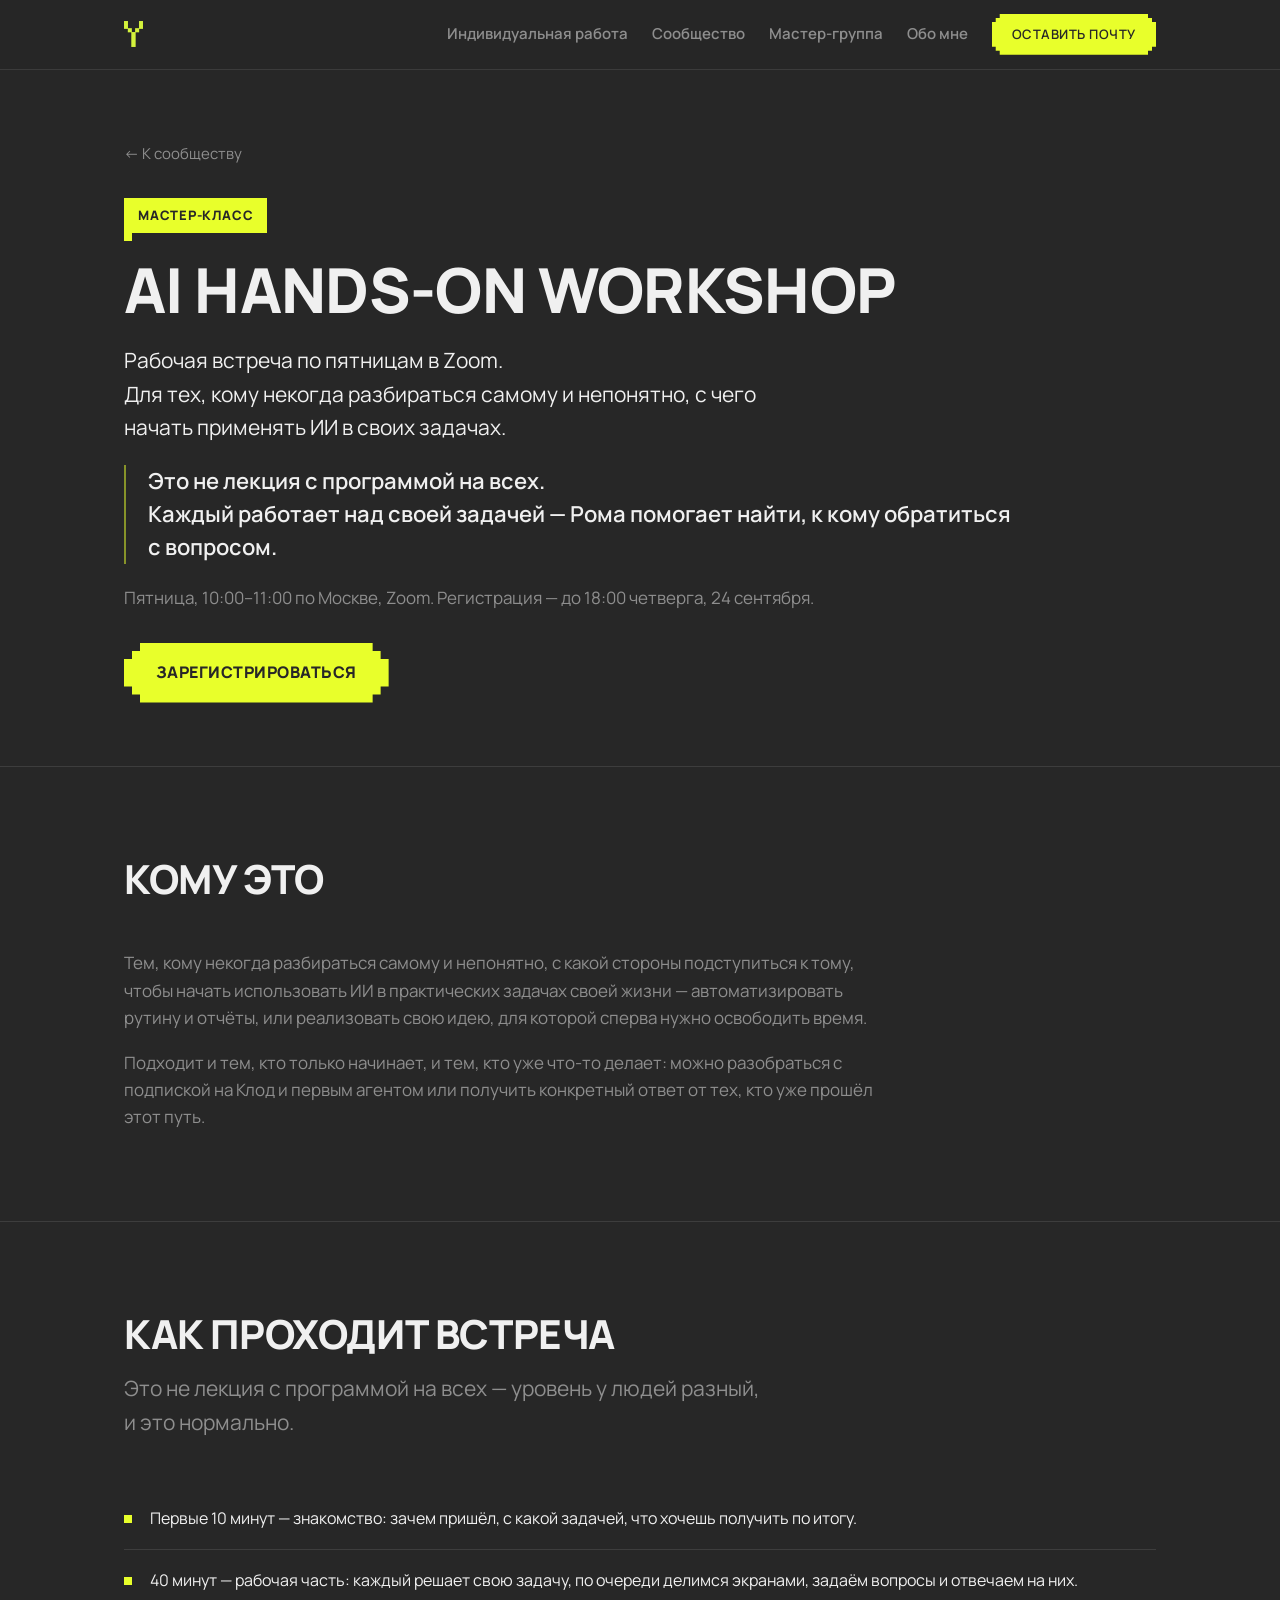
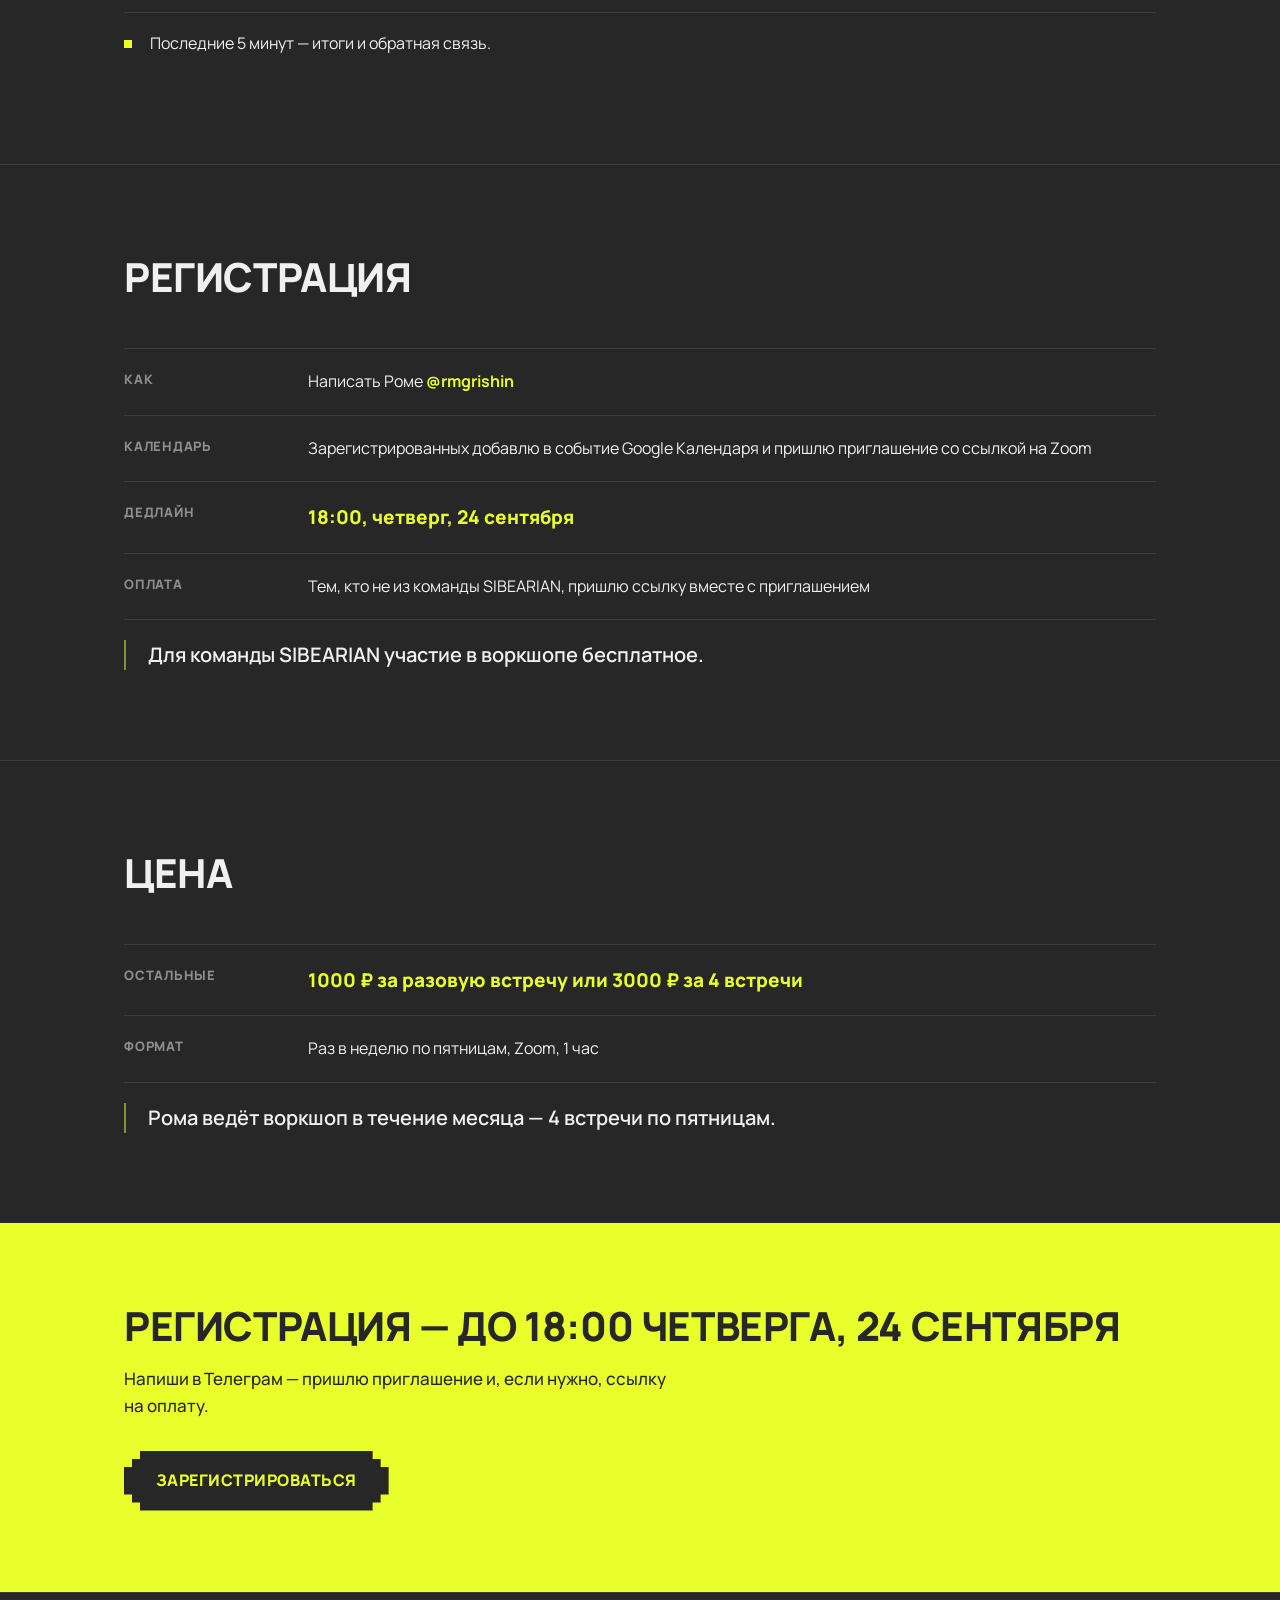
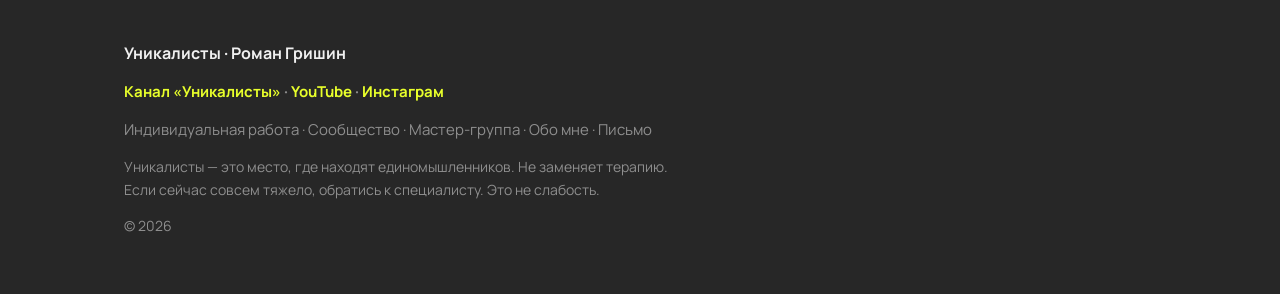
<file: ai-workshop.html>
<!DOCTYPE html>
<html lang="ru">
<head>
  <meta charset="UTF-8">
  <meta name="viewport" content="width=device-width, initial-scale=1">
  <title>AI Hands-On Workshop — Уникалисты</title>
  <meta name="description" content="Рабочая встреча по пятницам в Zoom. Для тех, кому некогда разбираться самому и непонятно, с чего начать применять ИИ в своих задачах.">
  <link rel="icon" type="image/png" href="assets/y-acid.png">
  <link rel="preconnect" href="https://fonts.googleapis.com">
  <link rel="preconnect" href="https://fonts.gstatic.com" crossorigin>
  <link href="https://fonts.googleapis.com/css2?family=Manrope:wght@400;600;800&display=swap" rel="stylesheet">
  <link rel="stylesheet" href="styles.css">
</head>
<body>

  <nav class="nav" aria-label="Главная навигация">
    <div class="nav-in">
      <a class="nav-logo" href="index.html" aria-label="Уникалисты — на главную">
        <img src="assets/y-acid.png" alt="Уникалисты">
      </a>
      <a class="nav-cta nav-cta--m" href="email.html">Оставить почту</a>
      <button class="nav-burger" type="button" aria-label="Меню" aria-expanded="false" aria-controls="navLinks"><span></span><span></span><span></span></button>
      <div class="nav-links" id="navLinks">
        <a href="individual.html">Индивидуальная работа</a>
        <a href="community.html">Сообщество</a>
        <a href="master-group.html">Мастер-группа</a>
        <a href="about.html">Обо мне</a>
        <a class="nav-cta" href="email.html">Оставить почту</a>
      </div>
    </div>
  </nav>

  <header class="prod-hero">
    <div class="wrap">
      <a class="back" href="community.html">← К сообществу</a>
      <span class="chip">Мастер-класс</span>
      <h1>AI Hands-On Workshop</h1>
      <p class="lead">Рабочая встреча по пятницам в Zoom.<br>Для тех, кому некогда разбираться самому и непонятно, с чего начать применять ИИ в своих задачах.</p>
      <div class="pull pull--lg mt-m">
        <p>Это не лекция с программой на всех.<br>Каждый работает над своей задачей — Рома помогает найти, к кому обратиться с вопросом.</p>
      </div>
      <p class="muted mt-m">Пятница, 10:00–11:00 по Москве, Zoom. Регистрация — до 18:00 четверга, 24 сентября.</p>
      <div class="hero-actions">
        <a class="btn" href="https://t.me/rmgrishin" target="_blank" rel="noopener">Зарегистрироваться</a>
      </div>
    </div>
  </header>

  <!-- ── Кому это ── -->
  <section class="section">
    <div class="wrap">
      <div class="section-head">
        <h2>Кому это</h2>
      </div>
      <div class="stack muted measure">
      <p>Тем, кому некогда разбираться самому и непонятно, с какой стороны подступиться к тому, чтобы начать использовать ИИ в практических задачах своей жизни — автоматизировать рутину и отчёты, или реализовать свою идею, для которой сперва нужно освободить время.</p>
      <p>Подходит и тем, кто только начинает, и тем, кто уже что-то делает: можно разобраться с подпиской на Клод и первым агентом или получить конкретный ответ от тех, кто уже прошёл этот путь.</p>
      </div>
    </div>
  </section>

  <!-- ── Как проходит встреча ── -->
  <section class="section">
    <div class="wrap">
      <div class="section-head">
        <h2>Как проходит встреча</h2>
        <p class="lead muted">Это не лекция с программой на всех — уровень у людей разный, и это нормально.</p>
      </div>
      <ul class="list-plain">
        <li><span class="marker" aria-hidden="true"></span>Первые 10 минут — знакомство: зачем пришёл, с какой задачей, что хочешь получить по итогу.</li>
        <li><span class="marker" aria-hidden="true"></span>40 минут — рабочая часть: каждый решает свою задачу, по очереди делимся экранами, задаём вопросы и отвечаем на них.</li>
        <li><span class="marker" aria-hidden="true"></span>Последние 5 минут — итоги и обратная связь.</li>
      </ul>
    </div>
  </section>

  <!-- ── Регистрация ── -->
  <section class="section">
    <div class="wrap">
      <div class="section-head">
        <h2>Регистрация</h2>
      </div>
      <dl class="terms">
        <div class="terms-row">
          <dt>Как</dt>
          <dd>Написать Роме <a href="https://t.me/rmgrishin" target="_blank" rel="noopener" class="row-link">@rmgrishin</a></dd>
        </div>
        <div class="terms-row">
          <dt>Календарь</dt>
          <dd>Зарегистрированных добавлю в событие Google Календаря и пришлю приглашение со ссылкой на Zoom</dd>
        </div>
        <div class="terms-row">
          <dt>Дедлайн</dt>
          <dd class="price">18:00, четверг, 24 сентября</dd>
        </div>
        <div class="terms-row">
          <dt>Оплата</dt>
          <dd>Тем, кто не из команды SIBEARIAN, пришлю ссылку вместе с приглашением</dd>
        </div>
      </dl>
      <div class="pull mt-m">
        <p>Для команды SIBEARIAN участие в воркшопе бесплатное.</p>
      </div>
    </div>
  </section>

  <!-- ── Цена ── -->
  <section class="section">
    <div class="wrap">
      <div class="section-head">
        <h2>Цена</h2>
      </div>
      <dl class="terms">
        <div class="terms-row">
          <dt>Остальные</dt>
          <dd class="price">1000 ₽ за разовую встречу или 3000 ₽ за 4 встречи</dd>
        </div>
        <div class="terms-row">
          <dt>Формат</dt>
          <dd>Раз в неделю по пятницам, Zoom, 1 час</dd>
        </div>
      </dl>
      <div class="pull mt-m">
        <p>Рома ведёт воркшоп в течение месяца — 4 встречи по пятницам.</p>
      </div>
    </div>
  </section>

  <!-- ── Финальный CTA ── -->
  <section class="final">
    <div class="wrap">
      <h2>Регистрация — до 18:00 четверга, 24 сентября</h2>
      <p>Напиши в Телеграм — пришлю приглашение и, если нужно, ссылку на оплату.</p>
      <a class="btn" href="https://t.me/rmgrishin" target="_blank" rel="noopener">Зарегистрироваться</a>
    </div>
  </section>

  <footer class="footer">
    <div class="wrap">
      <p class="footer-brand">Уникалисты · Роман Гришин</p>
      <p class="footer-media"><a href="https://t.me/unicalist" target="_blank" rel="noopener">Канал «Уникалисты»</a> · <a href="https://www.youtube.com/@unicalist" target="_blank" rel="noopener">YouTube</a> · <a href="https://www.instagram.com/rmgrishin/" target="_blank" rel="noopener">Инстаграм</a></p>
      <p class="footer-nav"><a href="individual.html">Индивидуальная работа</a> · <a href="community.html">Сообщество</a> · <a href="master-group.html">Мастер-группа</a> · <a href="about.html">Обо мне</a> · <a href="email.html">Письмо</a></p>
      <p class="disclaimer">Уникалисты — это место, где находят единомышленников. Не заменяет терапию.<br>Если сейчас совсем тяжело, обратись к специалисту. Это не слабость.</p>
      <p>© 2026</p>
    </div>
  </footer>

  <script src="script.js" defer></script>

</body>
</html>
</file>
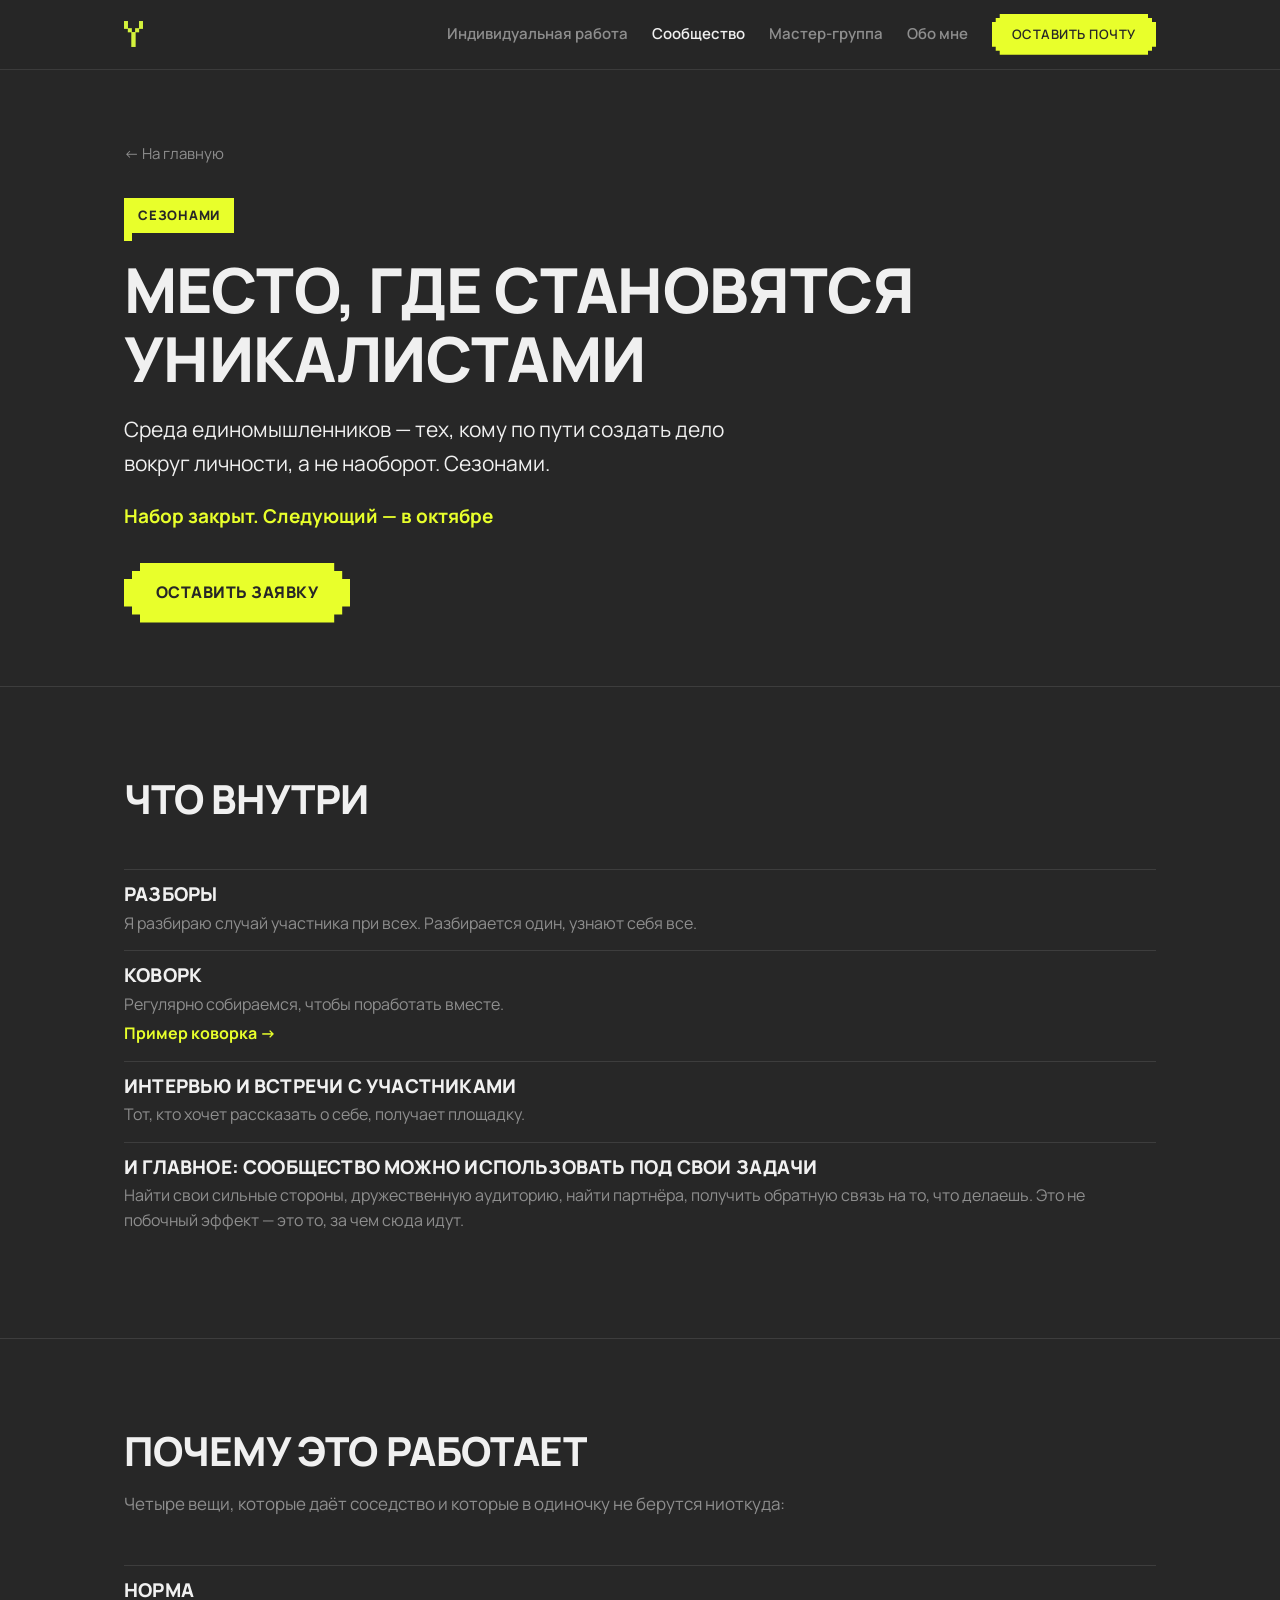
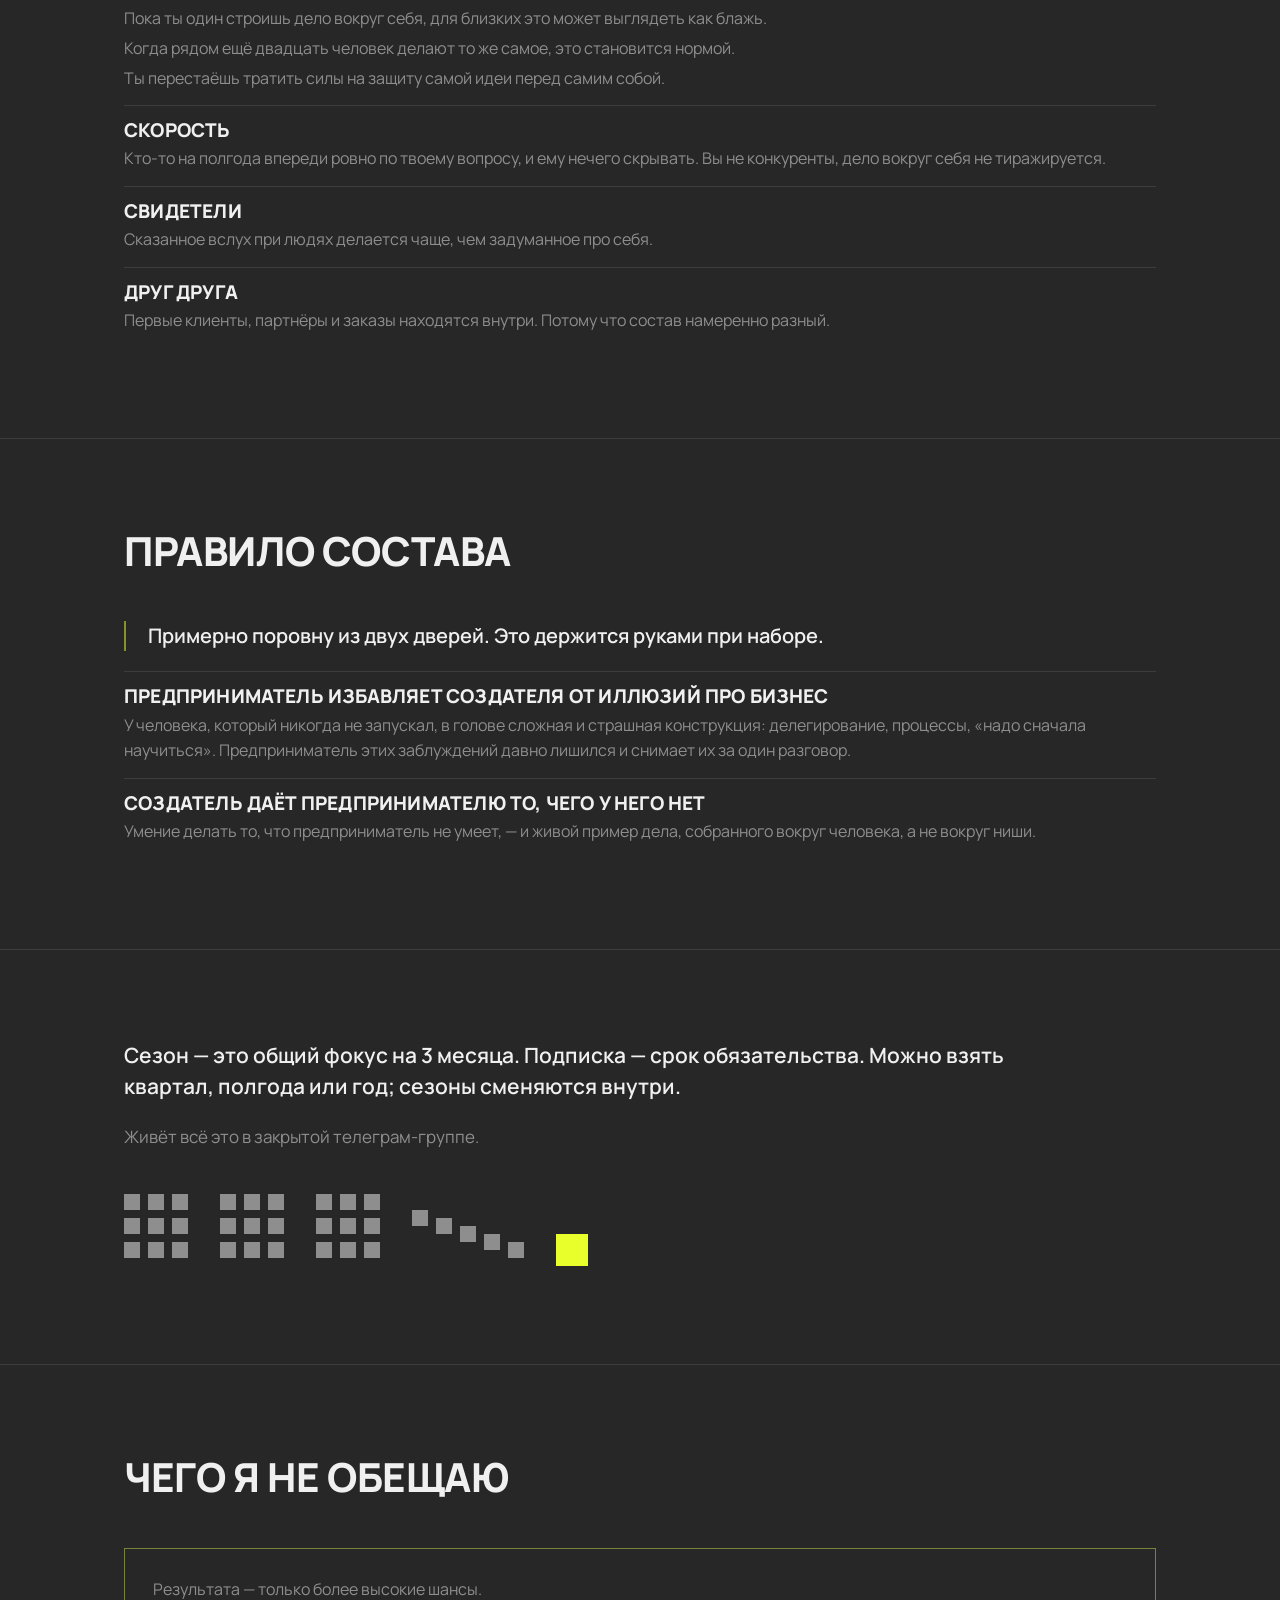
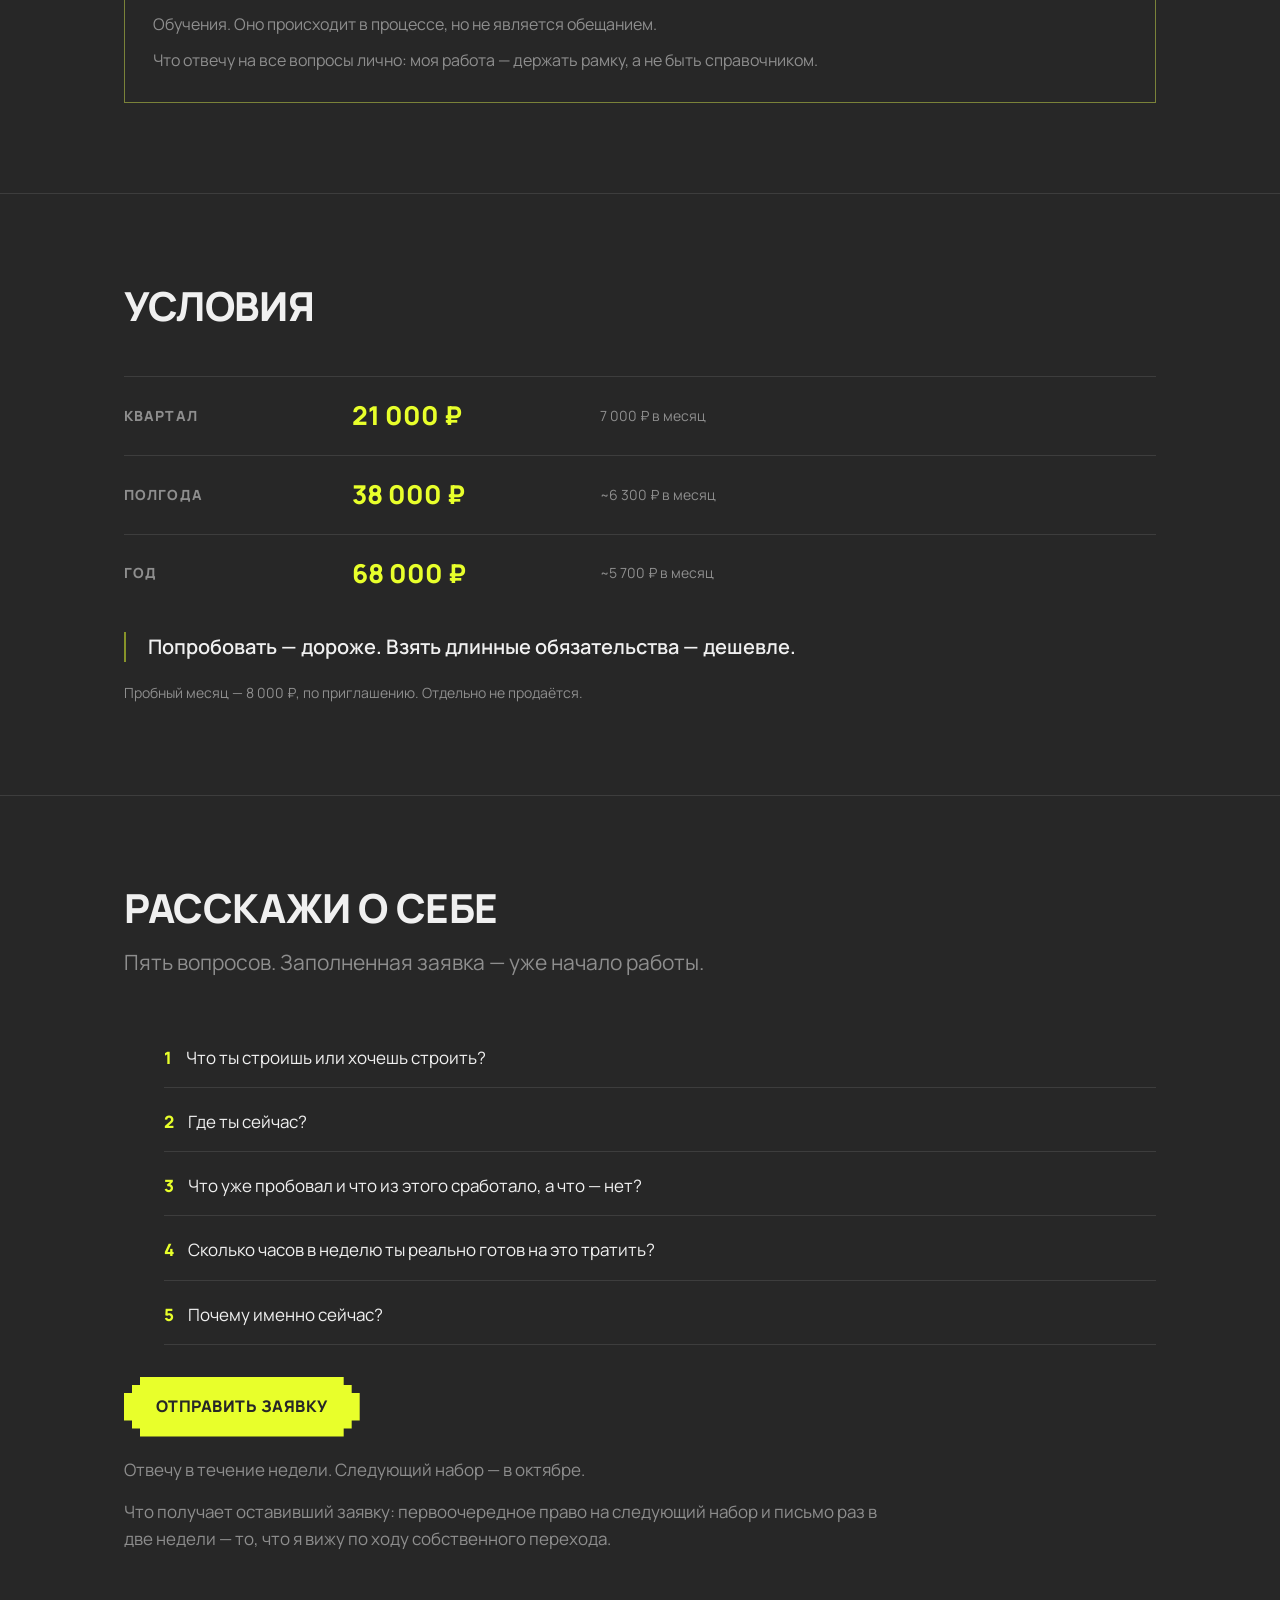
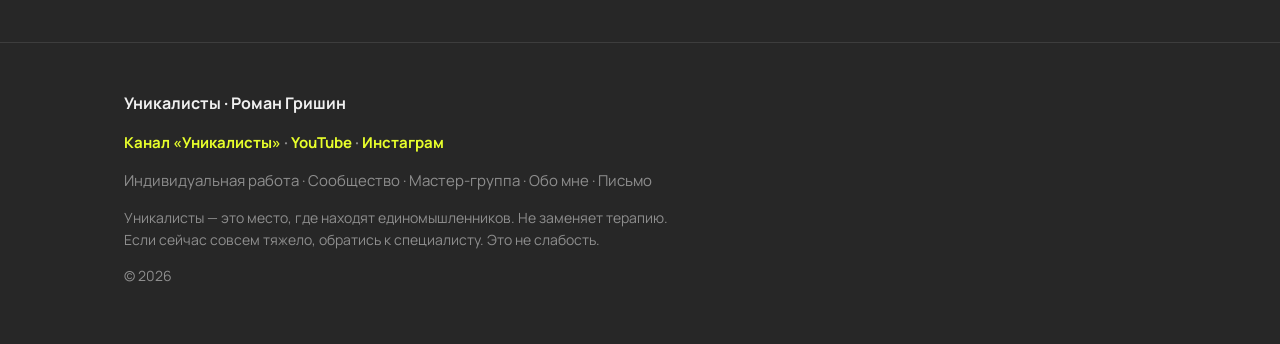
<file: community.html>
<!DOCTYPE html>
<html lang="ru">
<head>
  <meta charset="UTF-8">
  <meta name="viewport" content="width=device-width, initial-scale=1">
  <title>Сообщество «Уникалисты» — Уникалисты</title>
  <meta name="description" content="Место, где становятся уникалистами. Среда единомышленников — тех, кому по пути создать дело вокруг личности, а не наоборот. Сезонами.">
  <link rel="icon" type="image/png" href="assets/y-acid.png">
  <link rel="preconnect" href="https://fonts.googleapis.com">
  <link rel="preconnect" href="https://fonts.gstatic.com" crossorigin>
  <link href="https://fonts.googleapis.com/css2?family=Manrope:wght@400;600;800&display=swap" rel="stylesheet">
  <link rel="stylesheet" href="styles.css">
</head>
<body>

  <nav class="nav" aria-label="Главная навигация">
    <div class="nav-in">
      <a class="nav-logo" href="index.html" aria-label="Уникалисты — на главную">
        <img src="assets/y-acid.png" alt="Уникалисты">
      </a>
      <a class="nav-cta nav-cta--m" href="email.html">Оставить почту</a>
      <button class="nav-burger" type="button" aria-label="Меню" aria-expanded="false" aria-controls="navLinks"><span></span><span></span><span></span></button>
      <div class="nav-links" id="navLinks">
        <a href="individual.html">Индивидуальная работа</a>
        <a href="community.html" aria-current="page">Сообщество</a>
        <a href="master-group.html">Мастер-группа</a>
        <a href="about.html">Обо мне</a>
        <a class="nav-cta" href="email.html">Оставить почту</a>
      </div>
    </div>
  </nav>

  <header class="prod-hero">
    <div class="wrap">
      <a class="back" href="index.html">← На главную</a>
      <span class="chip">Сезонами</span>
      <h1>Место, где становятся уникалистами</h1>
      <p class="lead">Среда единомышленников — тех, кому по пути создать дело вокруг личности, а не наоборот. Сезонами.</p>
      <p class="status mt-m">Набор закрыт. Следующий — в октябре</p>
      <div class="hero-actions">
        <a class="btn" href="#заявка">Оставить заявку</a>
      </div>
    </div>
  </header>

  <!-- ── Что внутри ── -->
  <section class="section">
    <div class="wrap">
      <div class="section-head">
        <h2>Что внутри</h2>
      </div>
      <div class="rows">
        <div class="row">
          <h3>Разборы</h3>
          <p>Я разбираю случай участника при всех. Разбирается один, узнают себя все.</p>
        </div>
        <div class="row">
          <h3>Коворк</h3>
          <p>Регулярно собираемся, чтобы поработать вместе.</p>
          <p><a class="row-link" href="ai-workshop.html">Пример коворка →</a></p>
        </div>
        <div class="row">
          <h3>Интервью и встречи с участниками</h3>
          <p>Тот, кто хочет рассказать о себе, получает площадку.</p>
        </div>
        <div class="row">
          <h3>И главное: сообщество можно использовать под свои задачи</h3>
          <p>Найти свои сильные стороны, дружественную аудиторию, найти партнёра, получить обратную связь на то, что делаешь. Это не побочный эффект — это то, за чем сюда идут.</p>
        </div>
      </div>
    </div>
  </section>

  <!-- ── Почему это работает ── -->
  <section class="section">
    <div class="wrap">
      <div class="section-head">
        <h2>Почему это работает</h2>
        <p class="muted">Четыре вещи, которые даёт соседство и которые в одиночку не берутся ниоткуда:</p>
      </div>
      <div class="rows">
        <div class="row">
          <h3>Норма</h3>
          <p>Пока ты один строишь дело вокруг себя, для близких это может выглядеть как блажь.</p>
          <p>Когда рядом ещё двадцать человек делают то же самое, это становится нормой.</p>
          <p>Ты перестаёшь тратить силы на защиту самой идеи перед самим собой.</p>
        </div>
        <div class="row">
          <h3>Скорость</h3>
          <p>Кто-то на полгода впереди ровно по твоему вопросу, и ему нечего скрывать. Вы не конкуренты, дело вокруг себя не тиражируется.</p>
        </div>
        <div class="row">
          <h3>Свидетели</h3>
          <p>Сказанное вслух при людях делается чаще, чем задуманное про себя.</p>
        </div>
        <div class="row">
          <h3>Друг друга</h3>
          <p>Первые клиенты, партнёры и заказы находятся внутри. Потому что состав намеренно разный.</p>
        </div>
      </div>
    </div>
  </section>

  <!-- ── Правило состава ── -->
  <section class="section">
    <div class="wrap">
      <div class="section-head">
        <h2>Правило состава</h2>
      </div>
      <div class="pull">
        <p>Примерно поровну из двух дверей. Это держится руками при наборе.</p>
      </div>
      <div class="rows mt-m">
        <div class="row">
          <h3>Предприниматель избавляет создателя от иллюзий про бизнес</h3>
          <p>У человека, который никогда не запускал, в голове сложная и страшная конструкция: делегирование, процессы, «надо сначала научиться». Предприниматель этих заблуждений давно лишился и снимает их за один разговор.</p>
        </div>
        <div class="row">
          <h3>Создатель даёт предпринимателю то, чего у него нет</h3>
          <p>Умение делать то, что предприниматель не умеет, — и живой пример дела, собранного вокруг человека, а не вокруг ниши.</p>
        </div>
      </div>
    </div>
  </section>

  <!-- ── Как это устроено во времени ── -->
  <section class="section">
    <div class="wrap">
      <p class="say">Сезон — это общий фокус на 3 месяца. Подписка — срок обязательства. Можно взять квартал, полгода или год; сезоны сменяются внутри.</p>
      <p class="muted mt-m">Живёт всё это в закрытой телеграм-группе.</p>
      <div class="mt-m">
        <svg class="scheme scheme--wide" viewBox="0 0 720 104" shape-rendering="crispEdges" aria-hidden="true" focusable="false"><rect x="0" y="24" width="16" height="16" fill="#8e8e8e"/><rect x="0" y="48" width="16" height="16" fill="#8e8e8e"/><rect x="0" y="72" width="16" height="16" fill="#8e8e8e"/><rect x="24" y="24" width="16" height="16" fill="#8e8e8e"/><rect x="24" y="48" width="16" height="16" fill="#8e8e8e"/><rect x="24" y="72" width="16" height="16" fill="#8e8e8e"/><rect x="48" y="24" width="16" height="16" fill="#8e8e8e"/><rect x="48" y="48" width="16" height="16" fill="#8e8e8e"/><rect x="48" y="72" width="16" height="16" fill="#8e8e8e"/><rect x="96" y="24" width="16" height="16" fill="#8e8e8e"/><rect x="96" y="48" width="16" height="16" fill="#8e8e8e"/><rect x="96" y="72" width="16" height="16" fill="#8e8e8e"/><rect x="120" y="24" width="16" height="16" fill="#8e8e8e"/><rect x="120" y="48" width="16" height="16" fill="#8e8e8e"/><rect x="120" y="72" width="16" height="16" fill="#8e8e8e"/><rect x="144" y="24" width="16" height="16" fill="#8e8e8e"/><rect x="144" y="48" width="16" height="16" fill="#8e8e8e"/><rect x="144" y="72" width="16" height="16" fill="#8e8e8e"/><rect x="192" y="24" width="16" height="16" fill="#8e8e8e"/><rect x="192" y="48" width="16" height="16" fill="#8e8e8e"/><rect x="192" y="72" width="16" height="16" fill="#8e8e8e"/><rect x="216" y="24" width="16" height="16" fill="#8e8e8e"/><rect x="216" y="48" width="16" height="16" fill="#8e8e8e"/><rect x="216" y="72" width="16" height="16" fill="#8e8e8e"/><rect x="240" y="24" width="16" height="16" fill="#8e8e8e"/><rect x="240" y="48" width="16" height="16" fill="#8e8e8e"/><rect x="240" y="72" width="16" height="16" fill="#8e8e8e"/><rect x="288" y="40" width="16" height="16" fill="#8e8e8e"/><rect x="312" y="48" width="16" height="16" fill="#8e8e8e"/><rect x="336" y="56" width="16" height="16" fill="#8e8e8e"/><rect x="360" y="64" width="16" height="16" fill="#8e8e8e"/><rect x="384" y="72" width="16" height="16" fill="#8e8e8e"/><rect x="432" y="64" width="32" height="32" fill="#e8ff2b"/></svg>
      </div>
    </div>
  </section>

  <!-- ── Чего я не обещаю ── -->
  <section class="section">
    <div class="wrap">
      <div class="section-head">
        <h2>Чего я не обещаю</h2>
      </div>
      <div class="not-for">
        <p>Результата — только более высокие шансы.</p>
        <p>Обучения. Оно происходит в процессе, но не является обещанием.</p>
        <p>Что отвечу на все вопросы лично: моя работа — держать рамку, а не быть справочником.</p>
      </div>
    </div>
  </section>

  <!-- ── Условия ── -->
  <section class="section">
    <div class="wrap">
      <div class="section-head">
        <h2>Условия</h2>
      </div>
      <dl class="price-rows">
        <div class="price-row"><dt>Квартал</dt><dd class="price">21 000 ₽</dd><dd class="per">7 000 ₽ в месяц</dd></div>
        <div class="price-row"><dt>Полгода</dt><dd class="price">38 000 ₽</dd><dd class="per">~6 300 ₽ в месяц</dd></div>
        <div class="price-row"><dt>Год</dt><dd class="price">68 000 ₽</dd><dd class="per">~5 700 ₽ в месяц</dd></div>
      </dl>
      <div class="pull mt-m">
        <p>Попробовать — дороже. Взять длинные обязательства — дешевле.</p>
      </div>
      <p class="note mt-m">Пробный месяц — 8 000 ₽, по приглашению. Отдельно не продаётся.</p>
    </div>
  </section>

  <!-- ── Заявка ── -->
  <section class="section" id="заявка">
    <div class="wrap">
      <div class="section-head">
        <h2>Расскажи о себе</h2>
        <p class="lead muted">Пять вопросов. Заполненная заявка — уже начало работы.</p>
      </div>

      <ul class="app-questions">
        <li><span>1</span><p>Что ты строишь или хочешь строить?</p></li>
        <li><span>2</span><p>Где ты сейчас?</p></li>
        <li><span>3</span><p>Что уже пробовал и что из этого сработало, а что — нет?</p></li>
        <li><span>4</span><p>Сколько часов в неделю ты реально готов на это тратить?</p></li>
        <li><span>5</span><p>Почему именно сейчас?</p></li>
      </ul>

      <div class="hero-actions mt-l">
        <a class="btn" href="https://t.me/rmgrishin" target="_blank" rel="noopener">Отправить заявку</a>
      </div>
      <p class="muted mt-m">Отвечу в течение недели. Следующий набор — в октябре.</p>
      <p class="muted mt-s measure">Что получает оставивший заявку: первоочередное право на следующий набор и письмо раз в две недели — то, что я вижу по ходу собственного перехода.</p>
    </div>
  </section>

  <footer class="footer">
    <div class="wrap">
      <p class="footer-brand">Уникалисты · Роман Гришин</p>
      <p class="footer-media"><a href="https://t.me/unicalist" target="_blank" rel="noopener">Канал «Уникалисты»</a> · <a href="https://www.youtube.com/@unicalist" target="_blank" rel="noopener">YouTube</a> · <a href="https://www.instagram.com/rmgrishin/" target="_blank" rel="noopener">Инстаграм</a></p>
      <p class="footer-nav"><a href="individual.html">Индивидуальная работа</a> · <a href="community.html">Сообщество</a> · <a href="master-group.html">Мастер-группа</a> · <a href="about.html">Обо мне</a> · <a href="email.html">Письмо</a></p>
      <p class="disclaimer">Уникалисты — это место, где находят единомышленников. Не заменяет терапию.<br>Если сейчас совсем тяжело, обратись к специалисту. Это не слабость.</p>
      <p>© 2026</p>
    </div>
  </footer>

  <script src="script.js" defer></script>

</body>
</html>
</file>
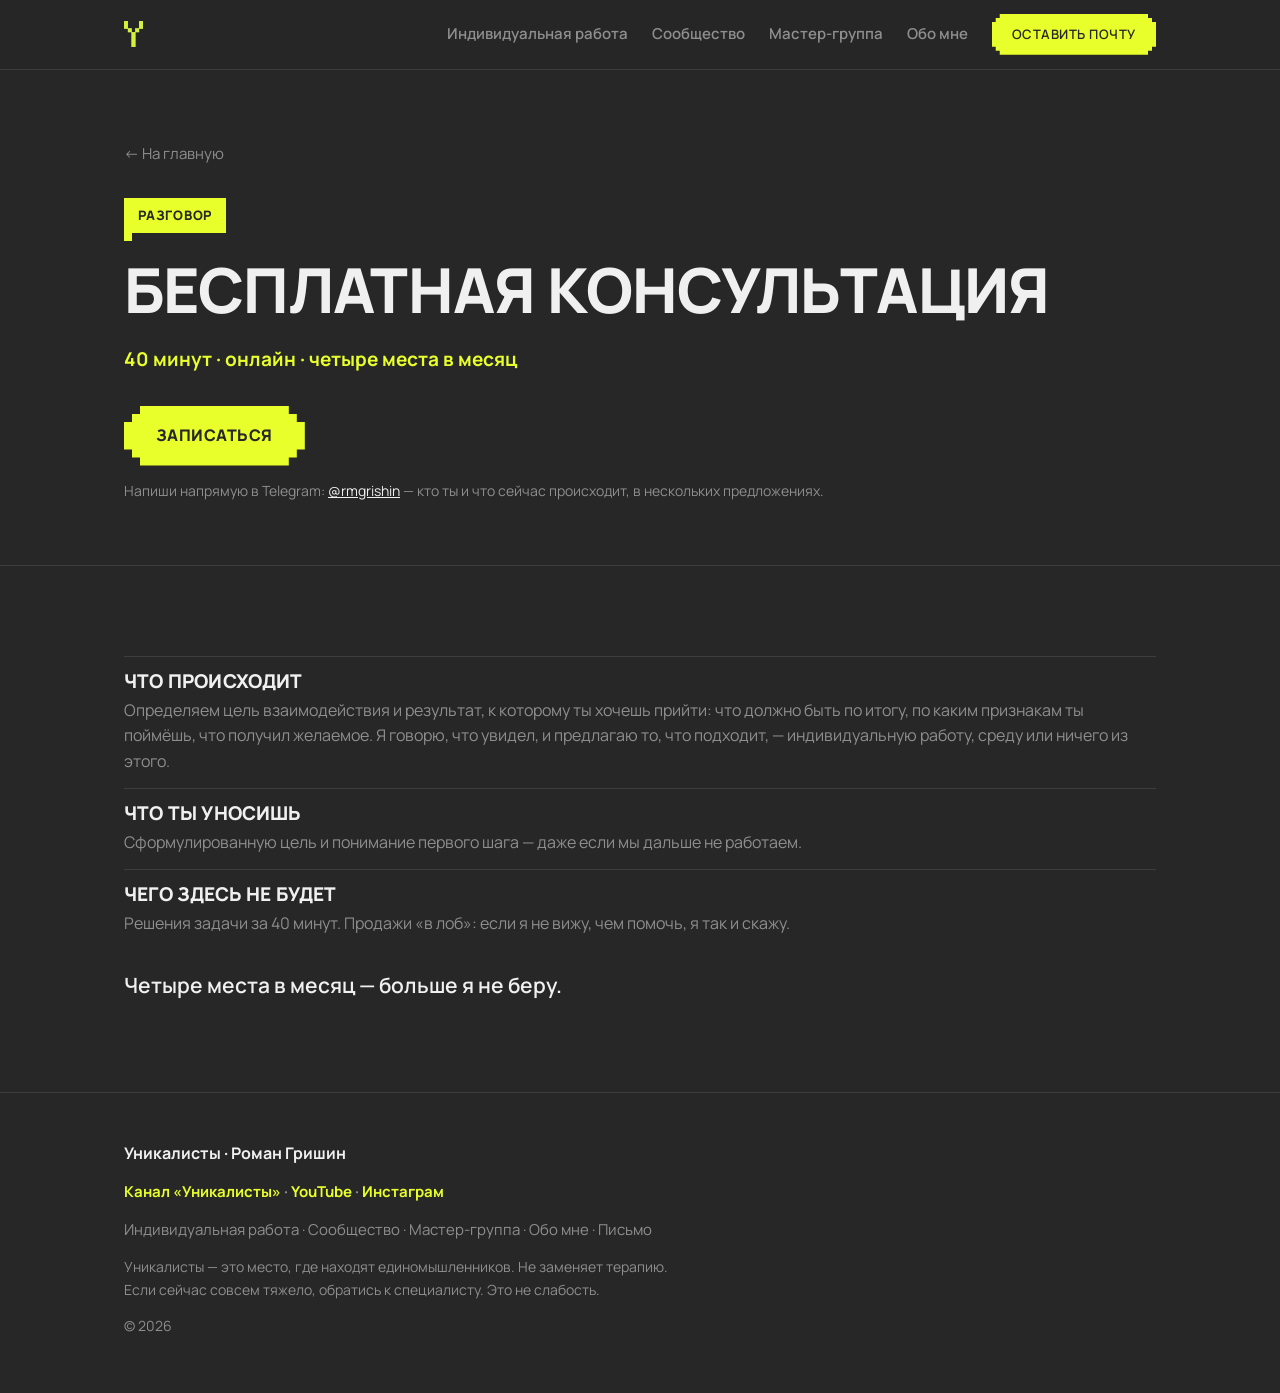
<file: consultation.html>
<!DOCTYPE html>
<html lang="ru">
<head>
  <meta charset="UTF-8">
  <meta name="viewport" content="width=device-width, initial-scale=1">
  <title>Бесплатная консультация — Уникалисты</title>
  <meta name="description" content="Бесплатная консультация. 40 минут, онлайн, четыре места в месяц. Определим цель и предложу то, что подходит.">
  <link rel="icon" type="image/png" href="assets/y-acid.png">
  <link rel="preconnect" href="https://fonts.googleapis.com">
  <link rel="preconnect" href="https://fonts.gstatic.com" crossorigin>
  <link href="https://fonts.googleapis.com/css2?family=Manrope:wght@400;600;800&display=swap" rel="stylesheet">
  <link rel="stylesheet" href="styles.css">
</head>
<body>

  <nav class="nav" aria-label="Главная навигация">
    <div class="nav-in">
      <a class="nav-logo" href="index.html" aria-label="Уникалисты — на главную">
        <img src="assets/y-acid.png" alt="Уникалисты">
      </a>
      <a class="nav-cta nav-cta--m" href="email.html">Оставить почту</a>
      <button class="nav-burger" type="button" aria-label="Меню" aria-expanded="false" aria-controls="navLinks"><span></span><span></span><span></span></button>
      <div class="nav-links" id="navLinks">
        <a href="individual.html">Индивидуальная работа</a>
        <a href="community.html">Сообщество</a>
        <a href="master-group.html">Мастер-группа</a>
        <a href="about.html">Обо мне</a>
        <a class="nav-cta" href="email.html">Оставить почту</a>
      </div>
    </div>
  </nav>

  <header class="prod-hero">
    <div class="wrap">
      <a class="back" href="index.html">← На главную</a>
      <span class="chip">Разговор</span>
      <h1>Бесплатная консультация</h1>
      <p class="status">40 минут · онлайн · четыре места в месяц</p>
      <div class="hero-actions">
        <a class="btn" href="https://t.me/rmgrishin" target="_blank" rel="noopener">Записаться</a>
      </div>
      <p class="note mt-s">Напиши напрямую в Telegram: <a href="https://t.me/rmgrishin" target="_blank" rel="noopener">@rmgrishin</a> — кто ты и что сейчас происходит, в нескольких предложениях.</p>
    </div>
  </header>

  <!-- ── Что происходит на консультации ── -->
  <section class="section">
    <div class="wrap">
      <div class="rows">
        <div class="row">
          <h3>Что происходит</h3>
          <p>Определяем цель взаимодействия и результат, к которому ты хочешь прийти: что должно быть по итогу, по каким признакам ты поймёшь, что получил желаемое. Я говорю, что увидел, и предлагаю то, что подходит, — индивидуальную работу, среду или ничего из этого.</p>
        </div>
        <div class="row">
          <h3>Что ты уносишь</h3>
          <p>Сформулированную цель и понимание первого шага — даже если мы дальше не работаем.</p>
        </div>
        <div class="row">
          <h3>Чего здесь не будет</h3>
          <p>Решения задачи за 40 минут. Продажи «в лоб»: если я не вижу, чем помочь, я так и скажу.</p>
        </div>
      </div>
      <p class="say mt-m">Четыре места в месяц — больше я не беру.</p>
    </div>
  </section>

  <footer class="footer">
    <div class="wrap">
      <p class="footer-brand">Уникалисты · Роман Гришин</p>
      <p class="footer-media"><a href="https://t.me/unicalist" target="_blank" rel="noopener">Канал «Уникалисты»</a> · <a href="https://www.youtube.com/@unicalist" target="_blank" rel="noopener">YouTube</a> · <a href="https://www.instagram.com/rmgrishin/" target="_blank" rel="noopener">Инстаграм</a></p>
      <p class="footer-nav"><a href="individual.html">Индивидуальная работа</a> · <a href="community.html">Сообщество</a> · <a href="master-group.html">Мастер-группа</a> · <a href="about.html">Обо мне</a> · <a href="email.html">Письмо</a></p>
      <p class="disclaimer">Уникалисты — это место, где находят единомышленников. Не заменяет терапию.<br>Если сейчас совсем тяжело, обратись к специалисту. Это не слабость.</p>
      <p>© 2026</p>
    </div>
  </footer>

  <script src="script.js" defer></script>

</body>
</html>
</file>
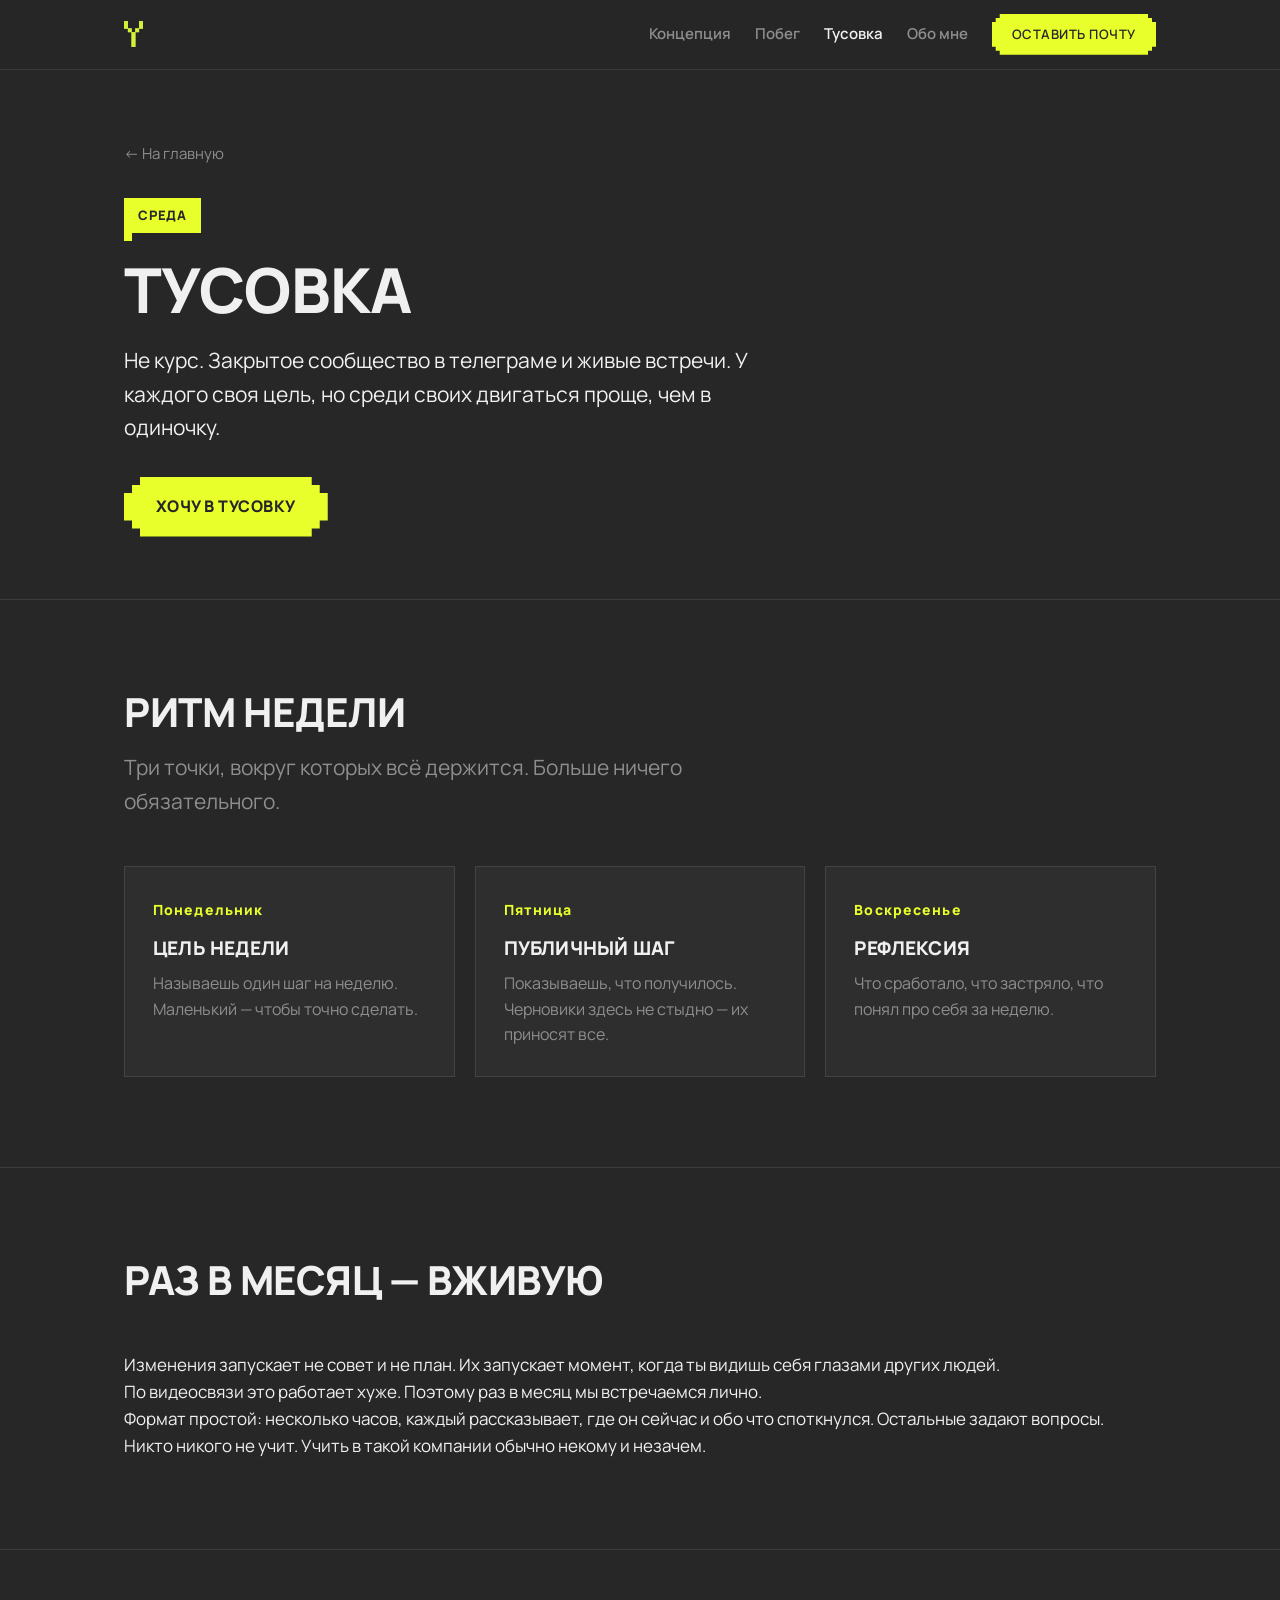
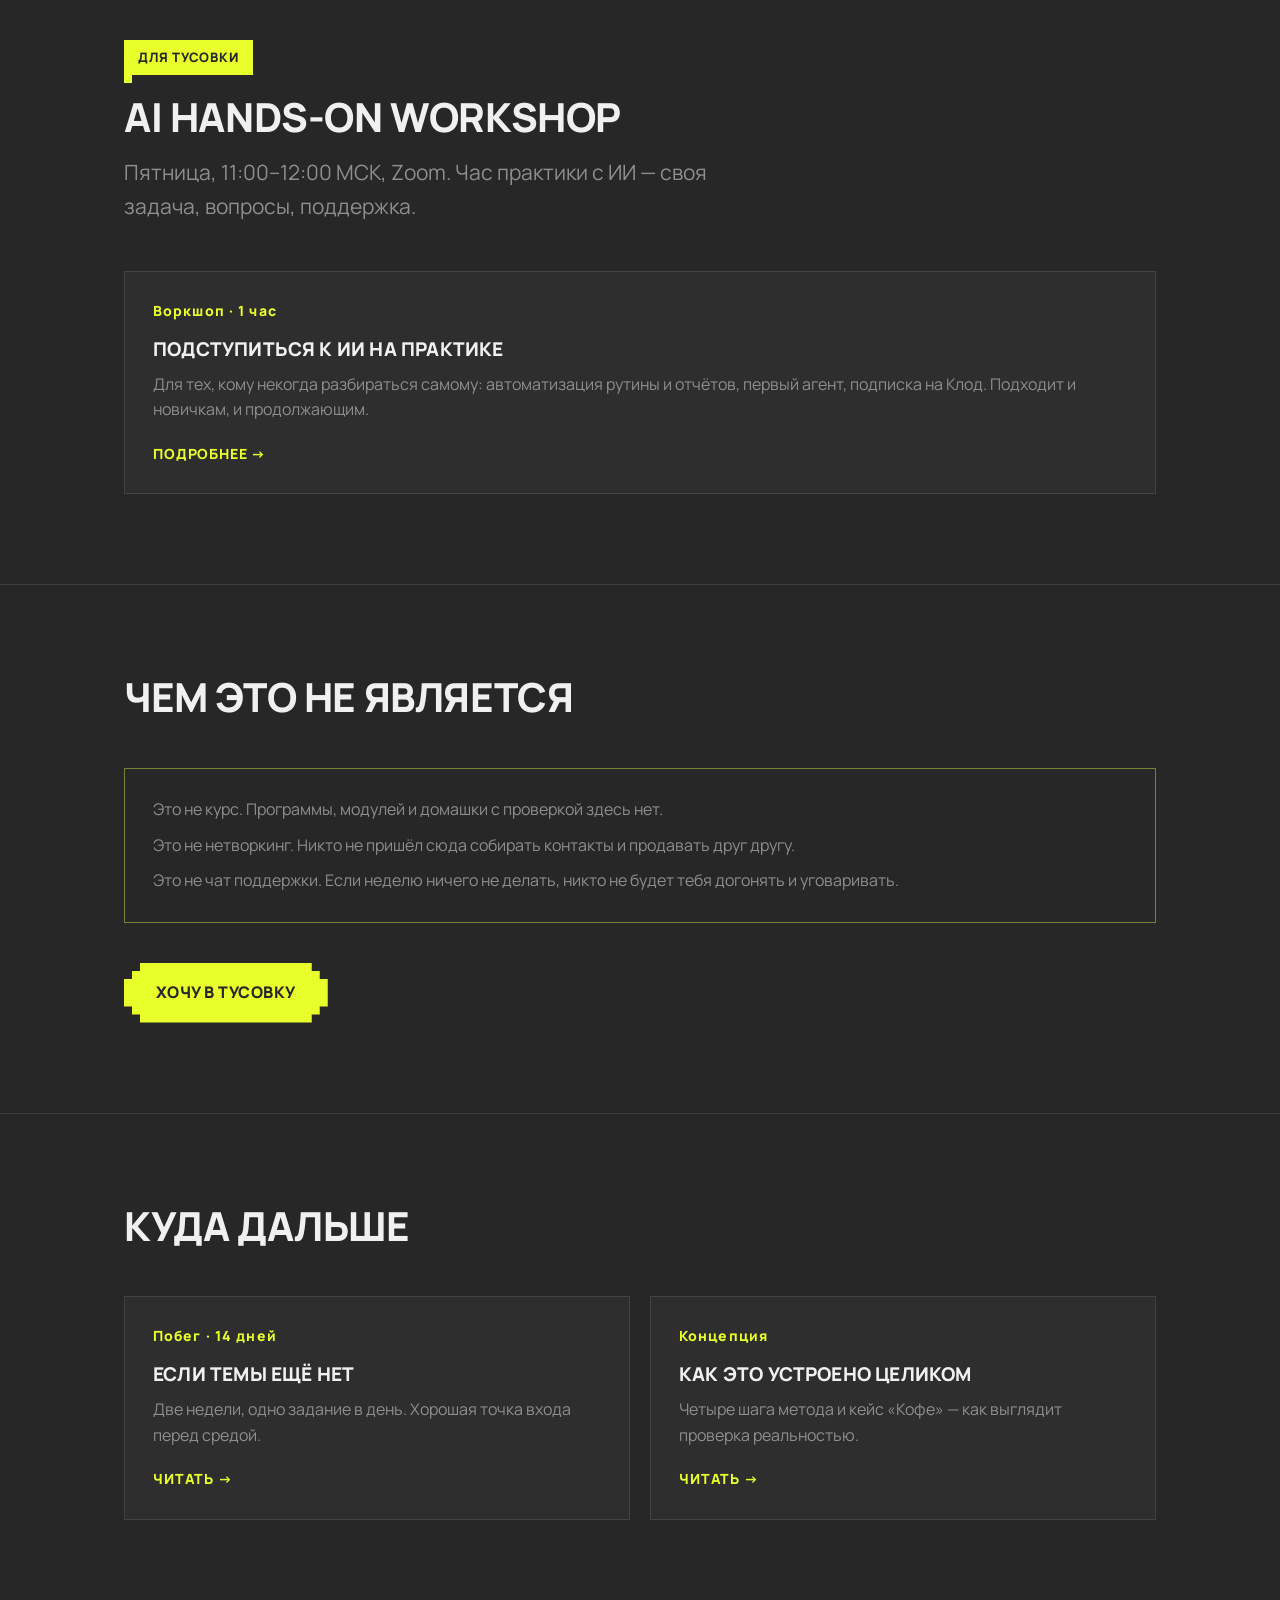
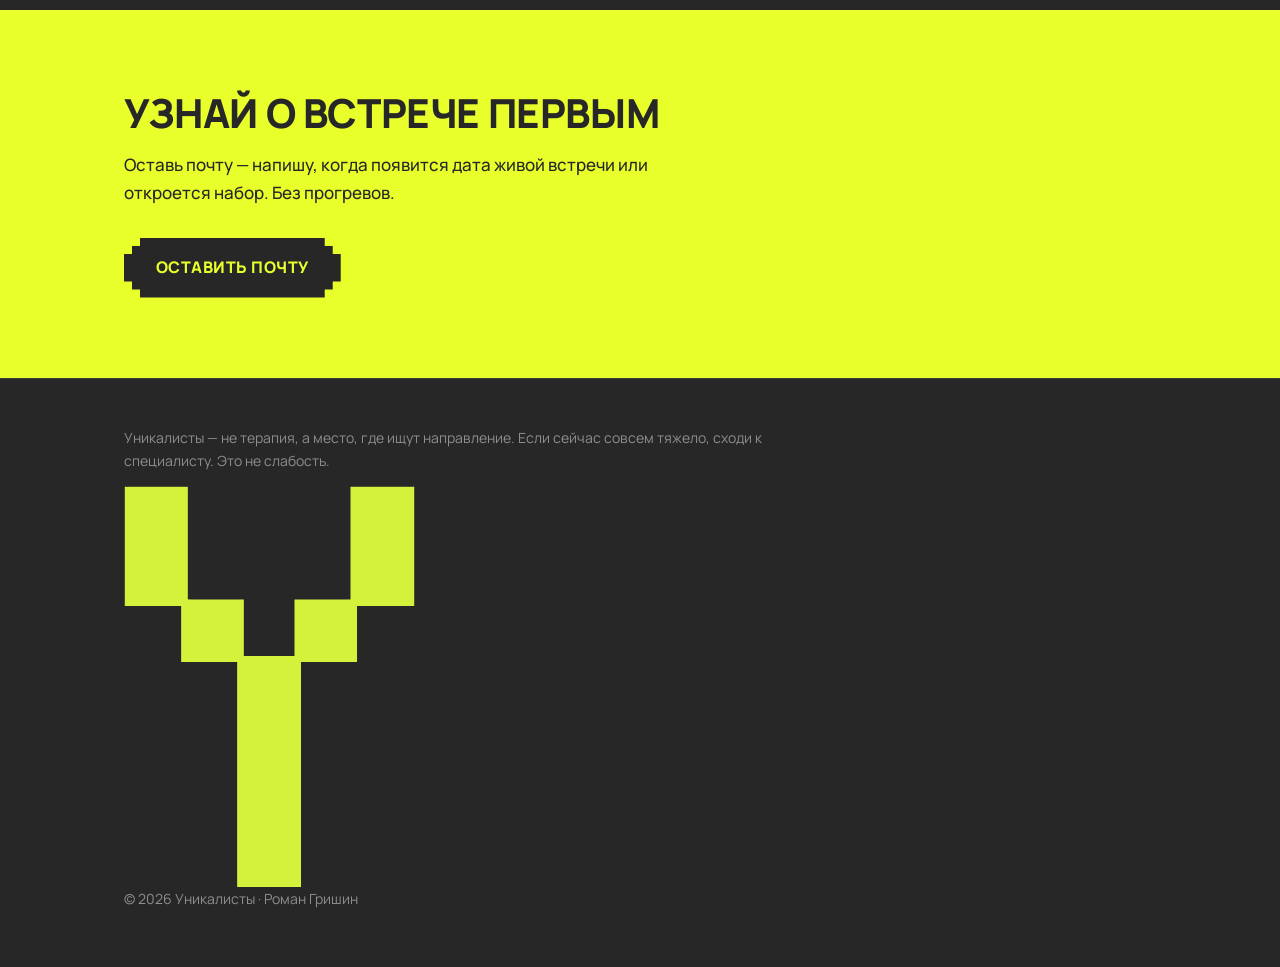
<file: crew.html>
<!DOCTYPE html>
<html lang="ru">
<head>
  <meta charset="UTF-8">
  <meta name="viewport" content="width=device-width, initial-scale=1">
  <title>Тусовка — Уникалисты</title>
  <meta name="description" content="Тусовка — не курс, а среда: закрытое сообщество в телеграме и живые встречи раз в месяц. У каждого своя цель, но двигаться среди своих легче.">
  <link rel="icon" type="image/png" href="assets/y-acid.png">
  <link rel="preconnect" href="https://fonts.googleapis.com">
  <link rel="preconnect" href="https://fonts.gstatic.com" crossorigin>
  <link href="https://fonts.googleapis.com/css2?family=Manrope:wght@400;600;800&display=swap" rel="stylesheet">
  <link rel="stylesheet" href="styles.css">
</head>
<body>

  <nav class="nav" aria-label="Главная навигация">
    <div class="nav-in">
      <a class="nav-logo" href="index.html" aria-label="Уникалисты — на главную">
        <img src="assets/y-acid.png" alt="Уникалисты">
      </a>
      <div class="nav-links">
        <a href="concept.html">Концепция</a>
        <a href="escape.html">Побег</a>
        <a href="crew.html" aria-current="page">Тусовка</a>
        <a href="about.html">Обо мне</a>
        <a class="nav-cta" href="email.html">Оставить почту</a>
      </div>
    </div>
  </nav>

  <header class="prod-hero">
    <div class="wrap">
      <a class="back" href="index.html">← На главную</a>
      <span class="chip">Среда</span>
      <h1>Тусовка</h1>
      <p class="lead">Не курс. Закрытое сообщество в телеграме и живые встречи. У каждого своя цель, но среди своих двигаться проще, чем в одиночку.</p>
      <div class="hero-actions">
        <a class="btn" href="email.html">Хочу в тусовку</a>
      </div>
    </div>
  </header>

  <!-- ── Ритм недели ── -->
  <section class="section">
    <div class="wrap">
      <div class="section-head">
        <h2>Ритм недели</h2>
        <p class="lead muted">Три точки, вокруг которых всё держится. Больше ничего обязательного.</p>
      </div>
      <div class="grid grid--3">
        <div class="card">
          <span class="card-num">Понедельник</span>
          <h3>Цель недели</h3>
          <p>Называешь один шаг на неделю. Маленький — чтобы точно сделать.</p>
        </div>
        <div class="card">
          <span class="card-num">Пятница</span>
          <h3>Публичный шаг</h3>
          <p>Показываешь, что получилось. Черновики здесь не стыдно — их приносят все.</p>
        </div>
        <div class="card">
          <span class="card-num">Воскресенье</span>
          <h3>Рефлексия</h3>
          <p>Что сработало, что застряло, что понял про себя за неделю.</p>
        </div>
      </div>
    </div>
  </section>

  <!-- ── Живые встречи ── -->
  <section class="section">
    <div class="wrap">
      <div class="section-head">
        <h2>Раз в месяц — вживую</h2>
      </div>
      <div class="col2">
        <div>
          <p>Изменения запускает не совет и не план. Их запускает момент, когда ты видишь себя глазами других людей.</p>
          <p>По видеосвязи это работает хуже. Поэтому раз в месяц мы встречаемся лично.</p>
        </div>
        <div>
          <p>Формат простой: несколько часов, каждый рассказывает, где он сейчас и обо что споткнулся. Остальные задают вопросы.</p>
          <p>Никто никого не учит. Учить в такой компании обычно некому и незачем.</p>
        </div>
      </div>
    </div>
  </section>

  <!-- ── Воркшоп по пятницам ── -->
  <section class="section" id="workshop">
    <div class="wrap">
      <div class="section-head">
        <span class="chip">Для тусовки</span>
        <h2>AI Hands-On Workshop</h2>
        <p class="lead muted">Пятница, 11:00–12:00 МСК, Zoom. Час практики с ИИ — своя задача, вопросы, поддержка.</p>
      </div>
      <a class="card card--link" href="workshop.html">
        <span class="card-num">Воркшоп · 1 час</span>
        <h3>Подступиться к ИИ на практике</h3>
        <p>Для тех, кому некогда разбираться самому: автоматизация рутины и отчётов, первый агент, подписка на Клод. Подходит и новичкам, и продолжающим.</p>
        <span class="card-go">Подробнее →</span>
      </a>
    </div>
  </section>

  <!-- ── Чем это не является ── -->
  <section class="section">
    <div class="wrap">
      <div class="section-head">
        <h2>Чем это не является</h2>
      </div>
      <div class="not-for">
        <p>Это не курс. Программы, модулей и домашки с проверкой здесь нет.</p>
        <p>Это не нетворкинг. Никто не пришёл сюда собирать контакты и продавать друг другу.</p>
        <p>Это не чат поддержки. Если неделю ничего не делать, никто не будет тебя догонять и уговаривать.</p>
      </div>
      <div class="cta-row" style="margin-top: 40px;">
        <a class="btn" href="email.html">Хочу в тусовку</a>
      </div>
    </div>
  </section>

  <!-- ── Куда дальше ── -->
  <section class="section">
    <div class="wrap">
      <div class="section-head">
        <h2>Куда дальше</h2>
      </div>
      <div class="grid grid--2">
        <a class="card card--link" href="escape.html">
          <span class="card-num">Побег · 14 дней</span>
          <h3>Если темы ещё нет</h3>
          <p>Две недели, одно задание в день. Хорошая точка входа перед средой.</p>
          <span class="card-go">Читать →</span>
        </a>
        <a class="card card--link" href="concept.html">
          <span class="card-num">Концепция</span>
          <h3>Как это устроено целиком</h3>
          <p>Четыре шага метода и кейс «Кофе» — как выглядит проверка реальностью.</p>
          <span class="card-go">Читать →</span>
        </a>
      </div>
    </div>
  </section>

  <section class="final">
    <div class="wrap">
      <h2>Узнай о встрече первым</h2>
      <p>Оставь почту — напишу, когда появится дата живой встречи или откроется набор. Без прогревов.</p>
      <a class="btn" href="email.html">Оставить почту</a>
    </div>
  </section>

  <footer class="footer">
    <div class="wrap">
      <p class="disclaimer">Уникалисты — не терапия, а место, где ищут направление. Если сейчас совсем тяжело, сходи к специалисту. Это не слабость.</p>
      <div class="footer-row">
        <img src="assets/y-acid.png" alt="">
        <span>© 2026 Уникалисты · Роман Гришин</span>
      </div>
    </div>
  </footer>

  <script src="script.js" defer></script>

</body>
</html>
</file>
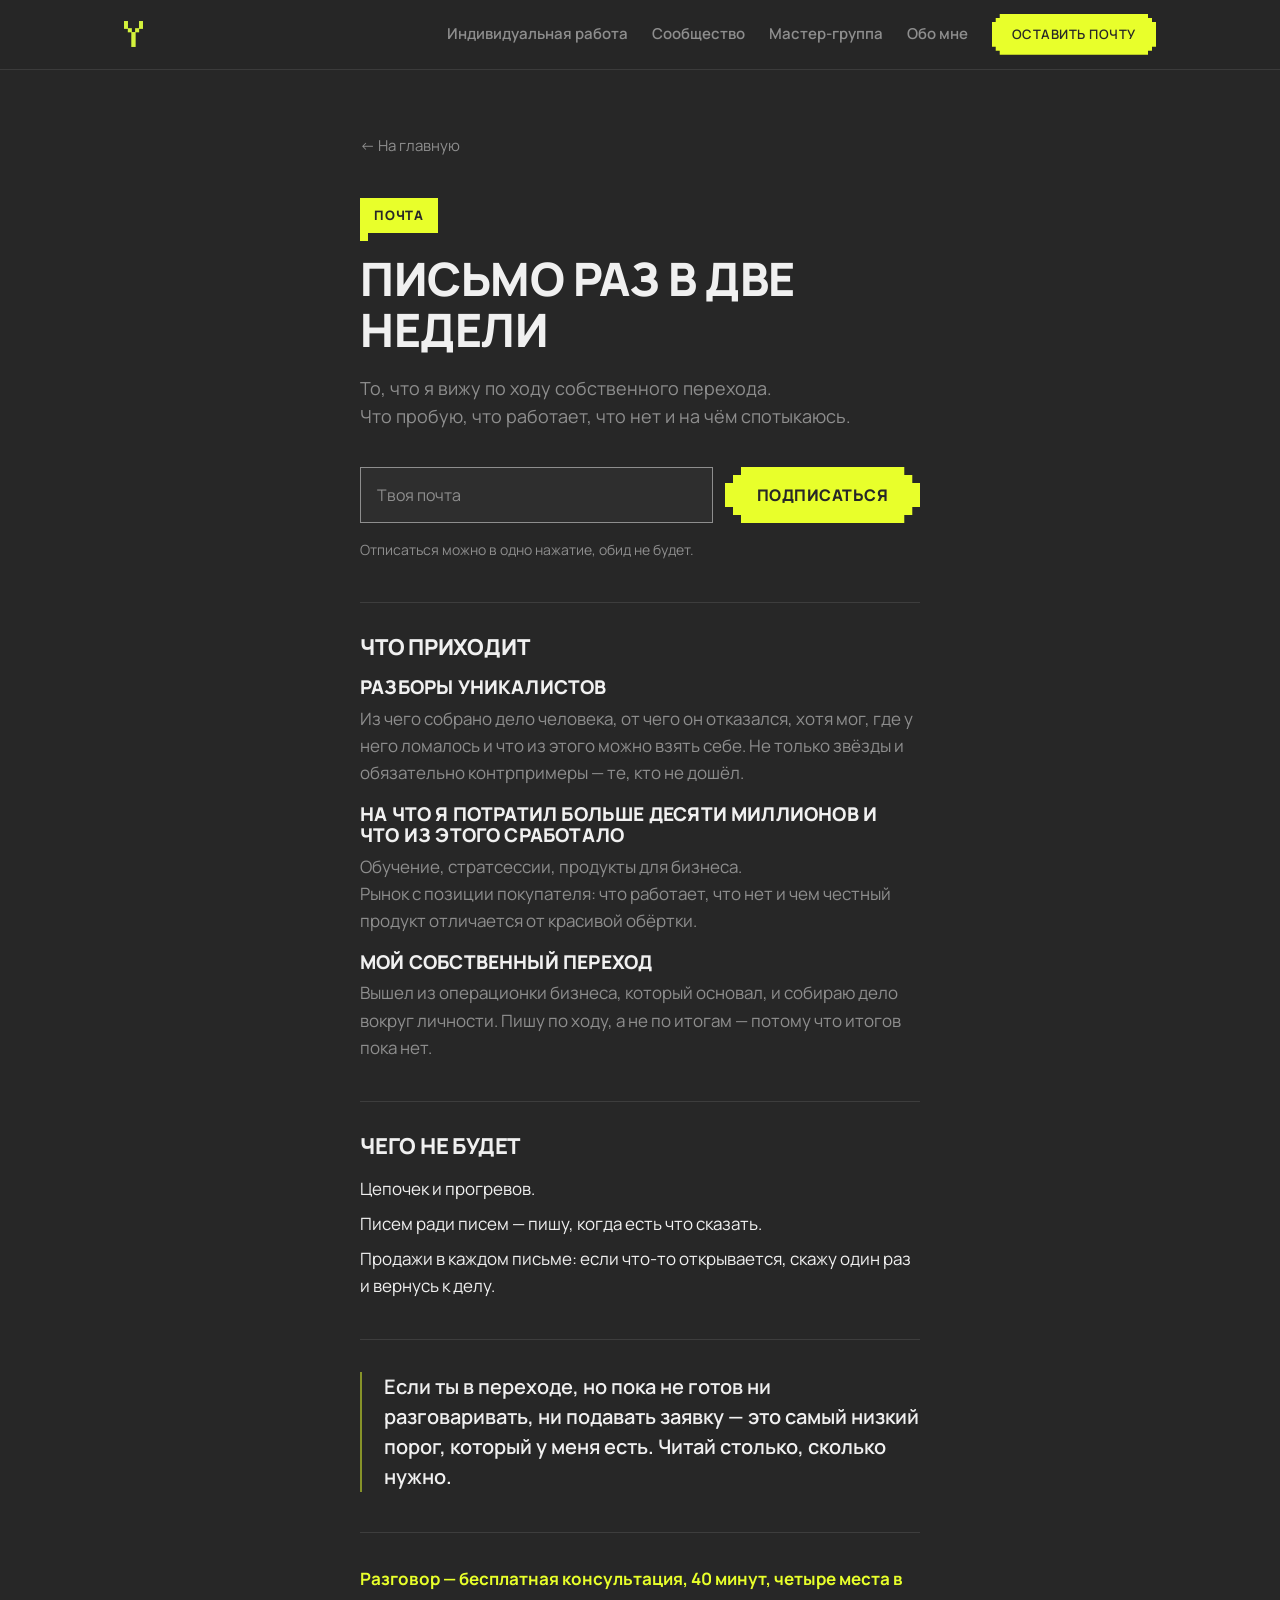
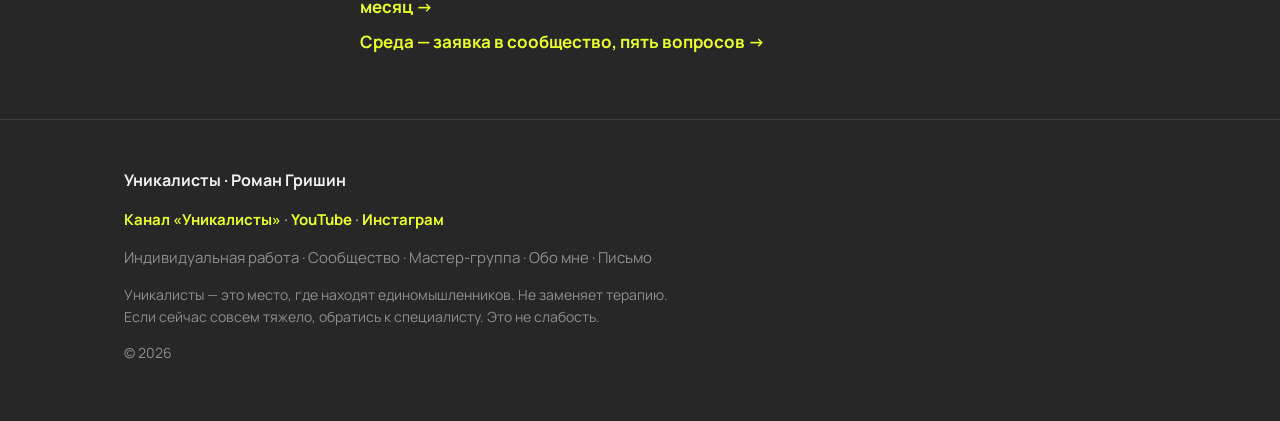
<file: email.html>
<!DOCTYPE html>
<html lang="ru">
<head>
  <meta charset="UTF-8">
  <meta name="viewport" content="width=device-width, initial-scale=1">
  <title>Письмо раз в две недели — Уникалисты</title>
  <meta name="description" content="То, что я вижу по ходу собственного перехода. Что пробую, что работает, что нет и на чём спотыкаюсь. Раз в две недели, без прогревов.">
  <link rel="icon" type="image/png" href="assets/y-acid.png">
  <link rel="preconnect" href="https://fonts.googleapis.com">
  <link rel="preconnect" href="https://fonts.gstatic.com" crossorigin>
  <link href="https://fonts.googleapis.com/css2?family=Manrope:wght@400;600;800&display=swap" rel="stylesheet">
  <link rel="stylesheet" href="styles.css">
</head>
<body class="page-email">

  <nav class="nav" aria-label="Главная навигация">
    <div class="nav-in">
      <a class="nav-logo" href="index.html" aria-label="Уникалисты — на главную">
        <img src="assets/y-acid.png" alt="Уникалисты">
      </a>
      <a class="nav-cta nav-cta--m" href="email.html">Оставить почту</a>
      <button class="nav-burger" type="button" aria-label="Меню" aria-expanded="false" aria-controls="navLinks"><span></span><span></span><span></span></button>
      <div class="nav-links" id="navLinks">
        <a href="individual.html">Индивидуальная работа</a>
        <a href="community.html">Сообщество</a>
        <a href="master-group.html">Мастер-группа</a>
        <a href="about.html">Обо мне</a>
        <a class="nav-cta" href="email.html">Оставить почту</a>
      </div>
    </div>
  </nav>

  <main class="email-main">
    <div class="wrap">
      <div class="email-box">
        <a class="back" href="index.html">← На главную</a>
        <span class="chip">Почта</span>
        <h1>Письмо раз в две недели</h1>
        <p class="lead muted">То, что я вижу по ходу собственного перехода.<br>Что пробую, что работает, что нет и на чём спотыкаюсь.</p>

        <!-- Сбор почт в Google Таблицу. Как настроить — см. Настройка_сбора_почты.md
             в корне проекта. После настройки замени YOUR_SCRIPT_URL на URL веб-приложения
             из Apps Script. Пока не заменён — форма показывает подтверждение, но не сохраняет. -->
        <form class="email-form" id="emailForm" action="https://script.google.com/macros/s/AKfycbxSYI1Tc9A7ZyHe2GEdT0HxUAN778xr4moOz_j5wXmmenLCz_NXBTW3DZ_1ygkDrcVxGw/exec" method="POST">
          <label for="email" class="sr-only">Твоя почта</label>
          <input type="email" id="email" name="email" placeholder="Твоя почта" required autocomplete="email" inputmode="email">
          <button class="btn" type="submit" id="submitBtn">Подписаться</button>
        </form>
        <p class="email-note">Отписаться можно в одно нажатие, обид не будет.</p>

        <div class="email-success" id="successBox" role="status" aria-live="polite">
          <p>Готово. Напишу, когда появится что-то стоящее твоего времени.</p>
        </div>

        <div class="email-block stack">
          <h2 class="h-sm">Что приходит</h2>
          <div>
            <h3>Разборы уникалистов</h3>
            <p class="muted">Из чего собрано дело человека, от чего он отказался, хотя мог, где у него ломалось и что из этого можно взять себе. Не только звёзды и обязательно контрпримеры — те, кто не дошёл.</p>
          </div>
          <div>
            <h3>На что я потратил больше десяти миллионов и что из этого сработало</h3>
            <p class="muted">Обучение, стратсессии, продукты для бизнеса.<br>Рынок с позиции покупателя: что работает, что нет и чем честный продукт отличается от красивой обёртки.</p>
          </div>
          <div>
            <h3>Мой собственный переход</h3>
            <p class="muted">Вышел из операционки бизнеса, который основал, и собираю дело вокруг личности. Пишу по ходу, а не по итогам — потому что итогов пока нет.</p>
          </div>
        </div>

        <div class="email-block stack stack--tight">
          <h2 class="h-sm">Чего не будет</h2>
          <p>Цепочек и прогревов.</p>
          <p>Писем ради писем — пишу, когда есть что сказать.</p>
          <p>Продажи в каждом письме: если что-то открывается, скажу один раз и вернусь к делу.</p>
        </div>

        <div class="email-block">
          <div class="pull">
            <p>Если ты в переходе, но пока не готов ни разговаривать, ни подавать заявку — это самый низкий порог, который у меня есть. Читай столько, сколько нужно.</p>
          </div>
        </div>

        <div class="email-block stack stack--tight">
          <p><a class="row-link" href="consultation.html">Разговор — бесплатная консультация, 40 минут, четыре места в месяц →</a></p>
          <p><a class="row-link" href="community.html#заявка">Среда — заявка в сообщество, пять вопросов →</a></p>
        </div>
      </div>
    </div>
  </main>

  <footer class="footer">
    <div class="wrap">
      <p class="footer-brand">Уникалисты · Роман Гришин</p>
      <p class="footer-media"><a href="https://t.me/unicalist" target="_blank" rel="noopener">Канал «Уникалисты»</a> · <a href="https://www.youtube.com/@unicalist" target="_blank" rel="noopener">YouTube</a> · <a href="https://www.instagram.com/rmgrishin/" target="_blank" rel="noopener">Инстаграм</a></p>
      <p class="footer-nav"><a href="individual.html">Индивидуальная работа</a> · <a href="community.html">Сообщество</a> · <a href="master-group.html">Мастер-группа</a> · <a href="about.html">Обо мне</a> · <a href="email.html">Письмо</a></p>
      <p class="disclaimer">Уникалисты — это место, где находят единомышленников. Не заменяет терапию.<br>Если сейчас совсем тяжело, обратись к специалисту. Это не слабость.</p>
      <p>© 2026</p>
    </div>
  </footer>

  <script>
    const form = document.getElementById("emailForm");
    const successBox = document.getElementById("successBox");
    const submitBtn = document.getElementById("submitBtn");

    form.addEventListener("submit", async (e) => {
      e.preventDefault();
      submitBtn.disabled = true;
      submitBtn.textContent = "Отправляем…";

      const isConfigured = !form.action.includes("YOUR_SCRIPT_URL");
      let ok = true;

      if (isConfigured) {
        try {
          // Apps Script не отдаёт CORS-заголовки, поэтому no-cors:
          // ответ непрозрачный, но запись в таблицу происходит.
          await fetch(form.action, {
            method: "POST",
            body: new FormData(form),
            mode: "no-cors",
          });
        } catch {
          ok = false;
        }
      }

      if (ok) {
        form.style.display = "none";
        document.querySelector(".email-note").style.display = "none";
        successBox.style.display = "block";
      } else {
        submitBtn.disabled = false;
        submitBtn.textContent = "Подписаться";
        alert("Не получилось отправить. Попробуй ещё раз чуть позже.");
      }
    });
  </script>

  <script src="script.js" defer></script>

</body>
</html>
</file>
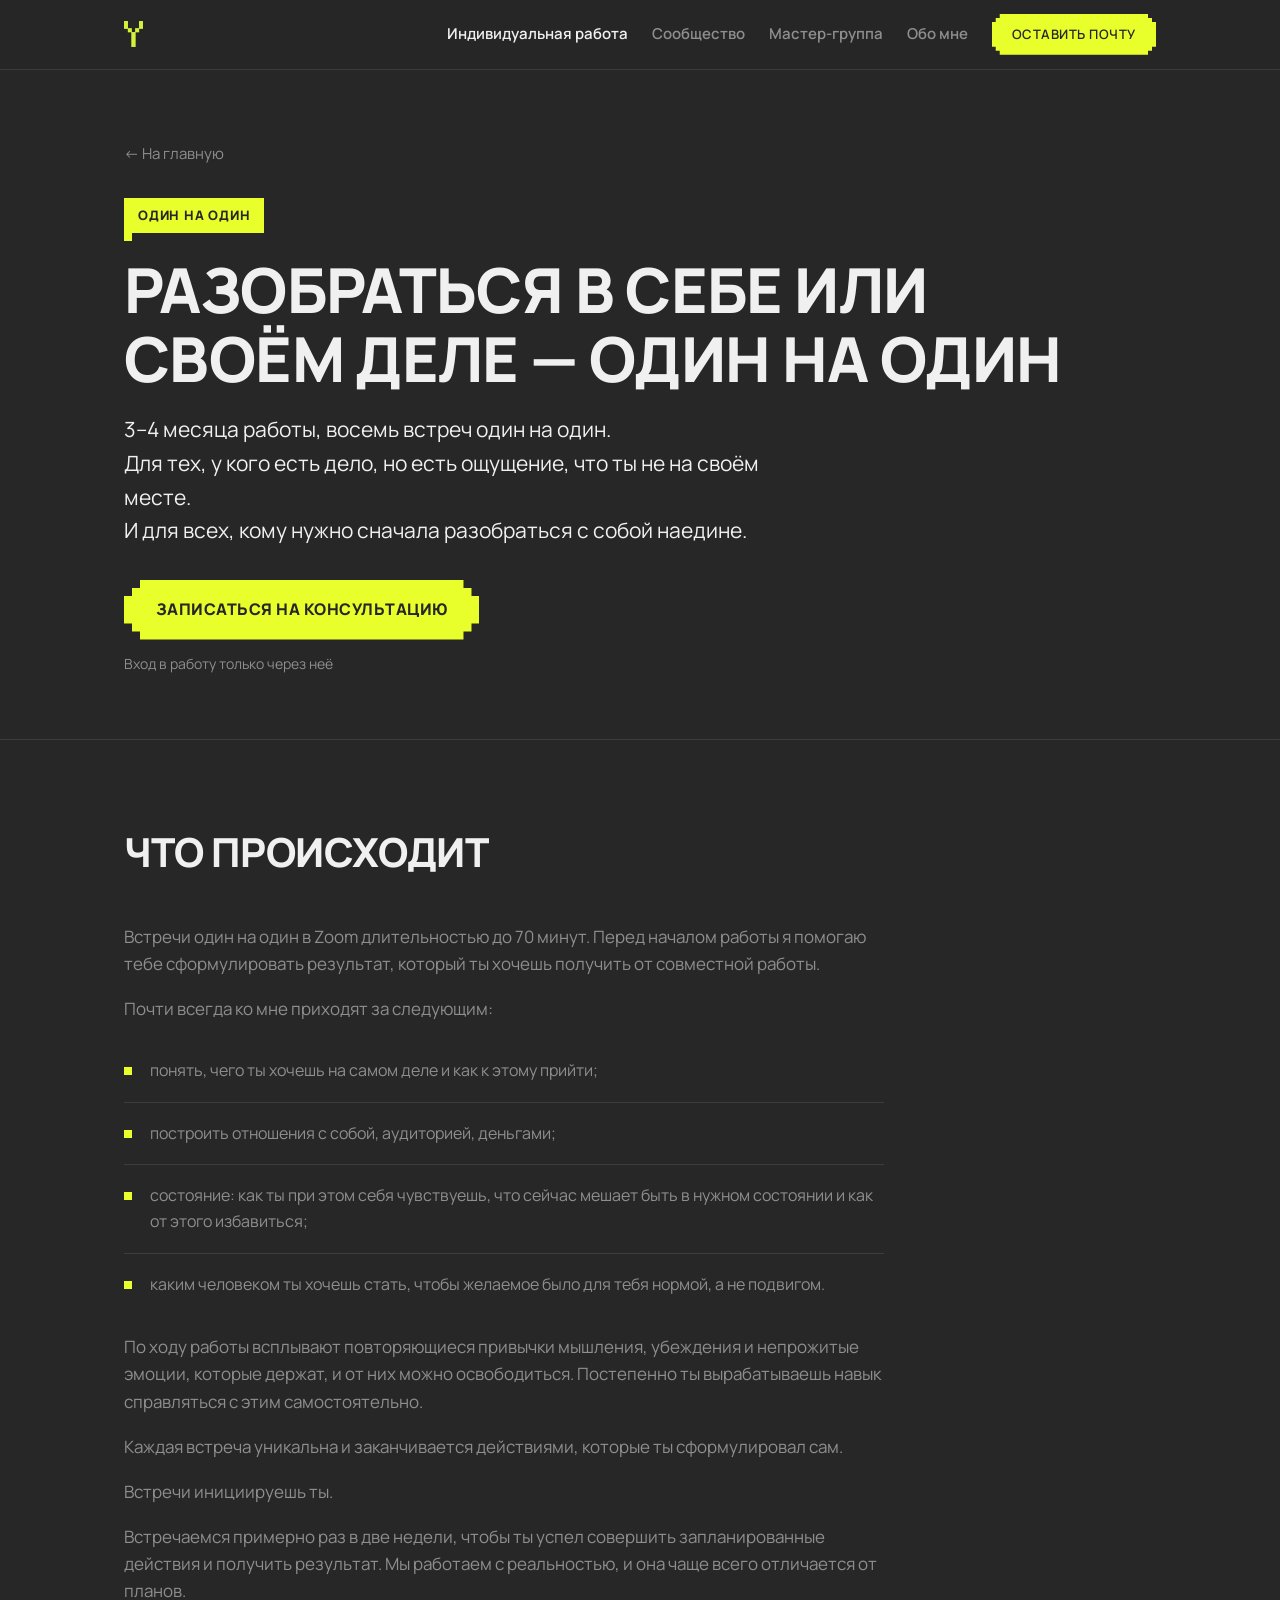
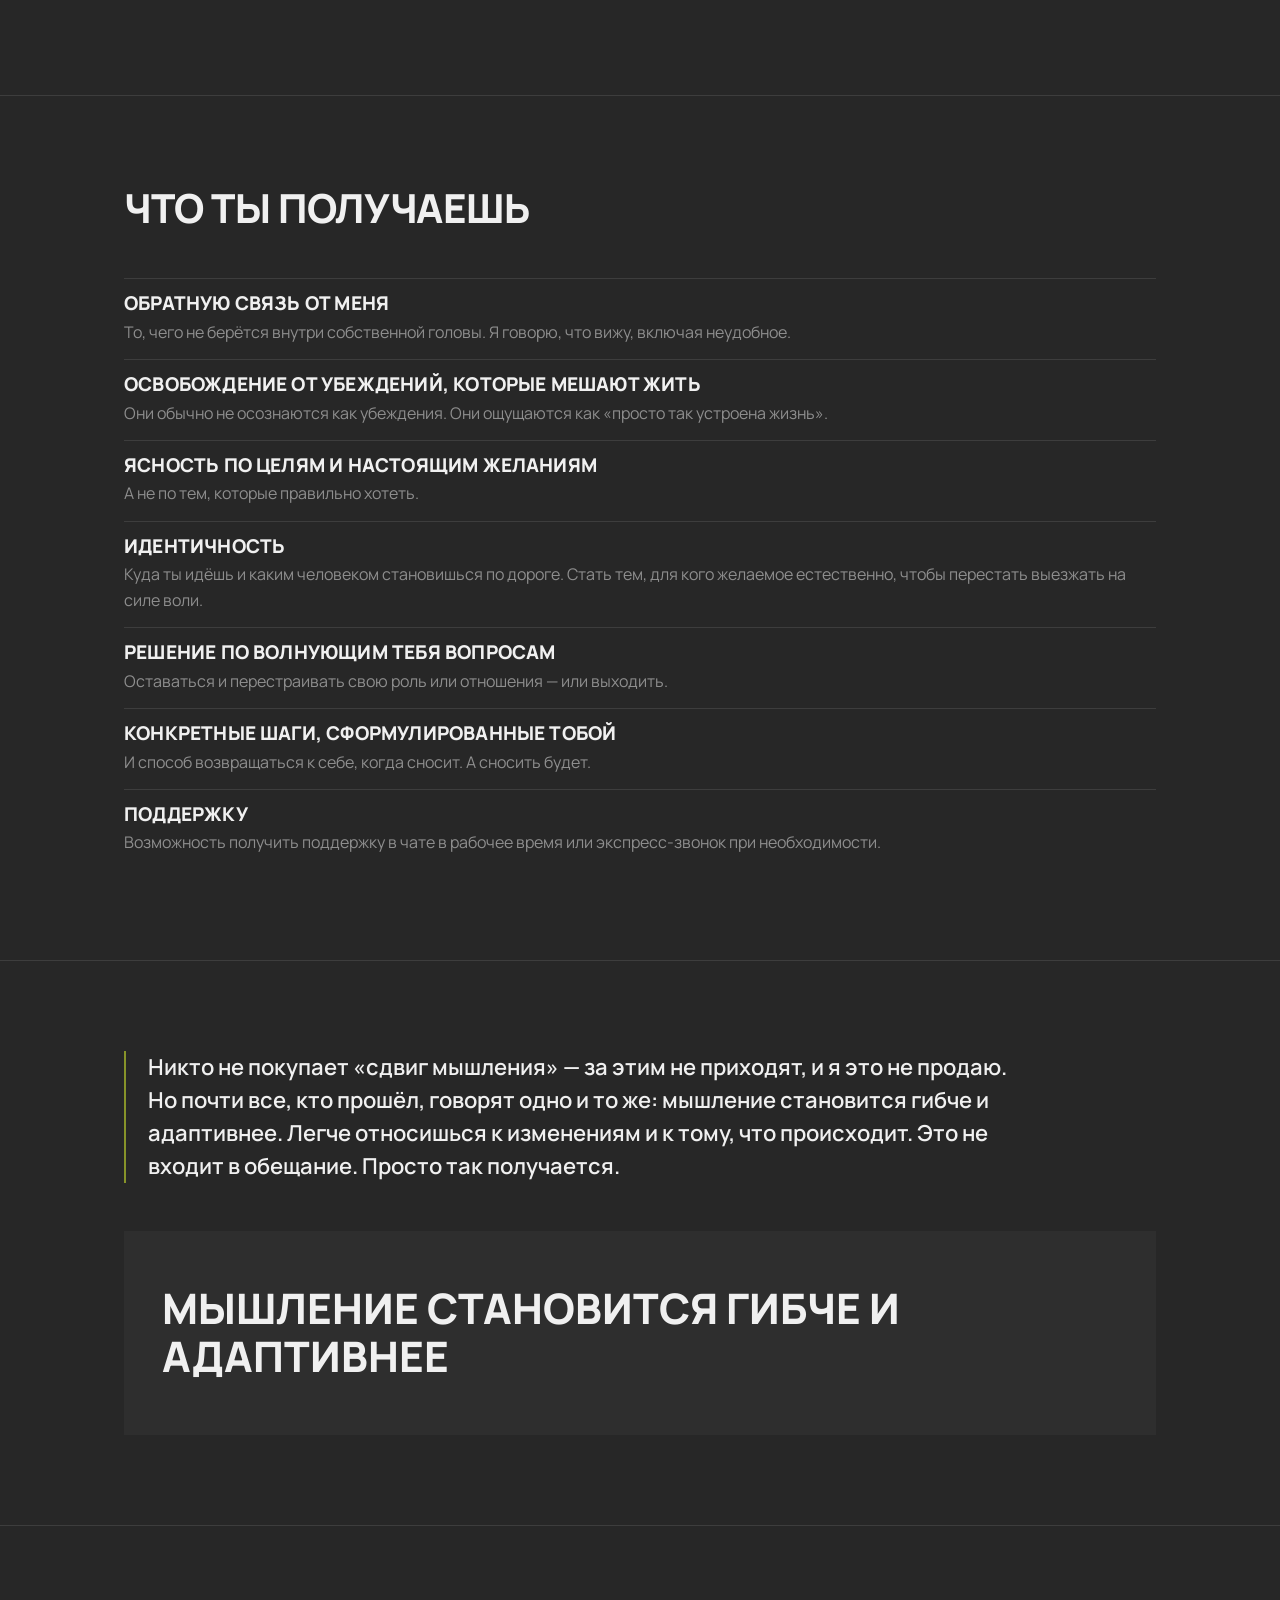
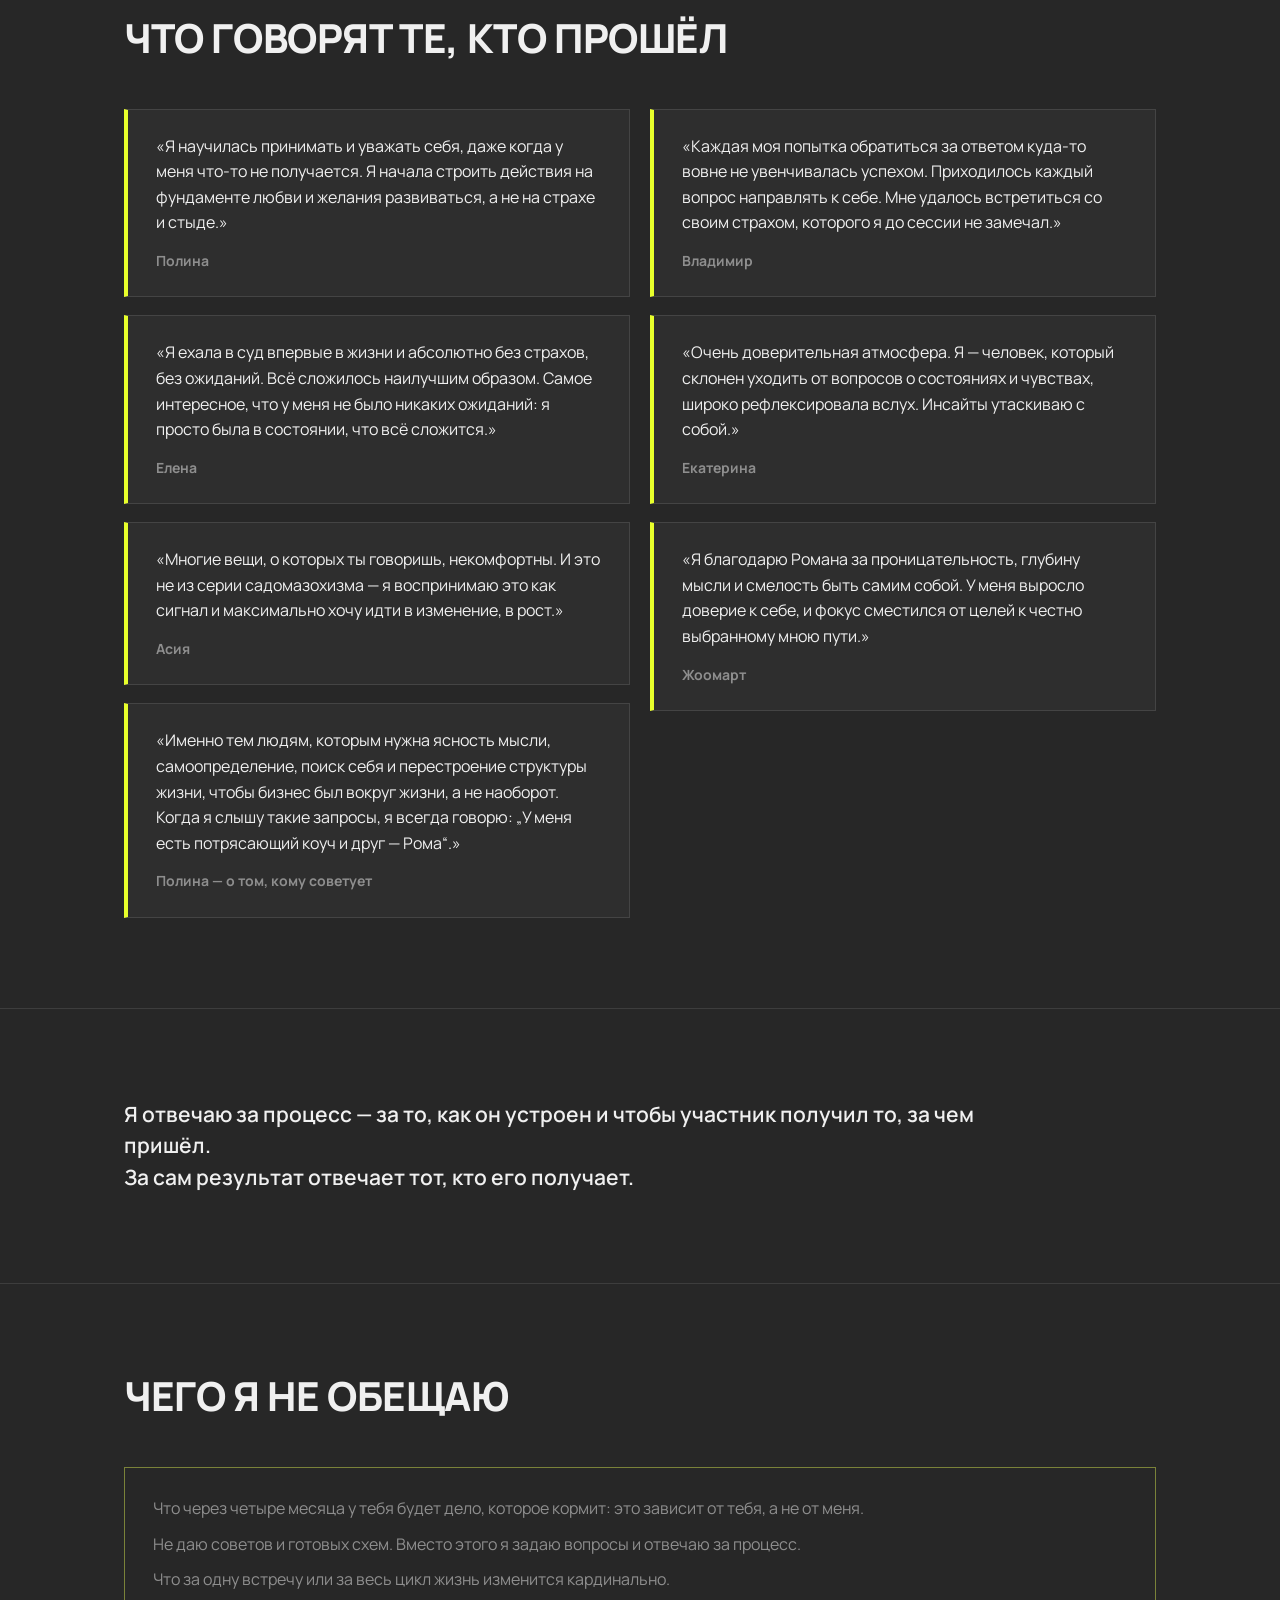
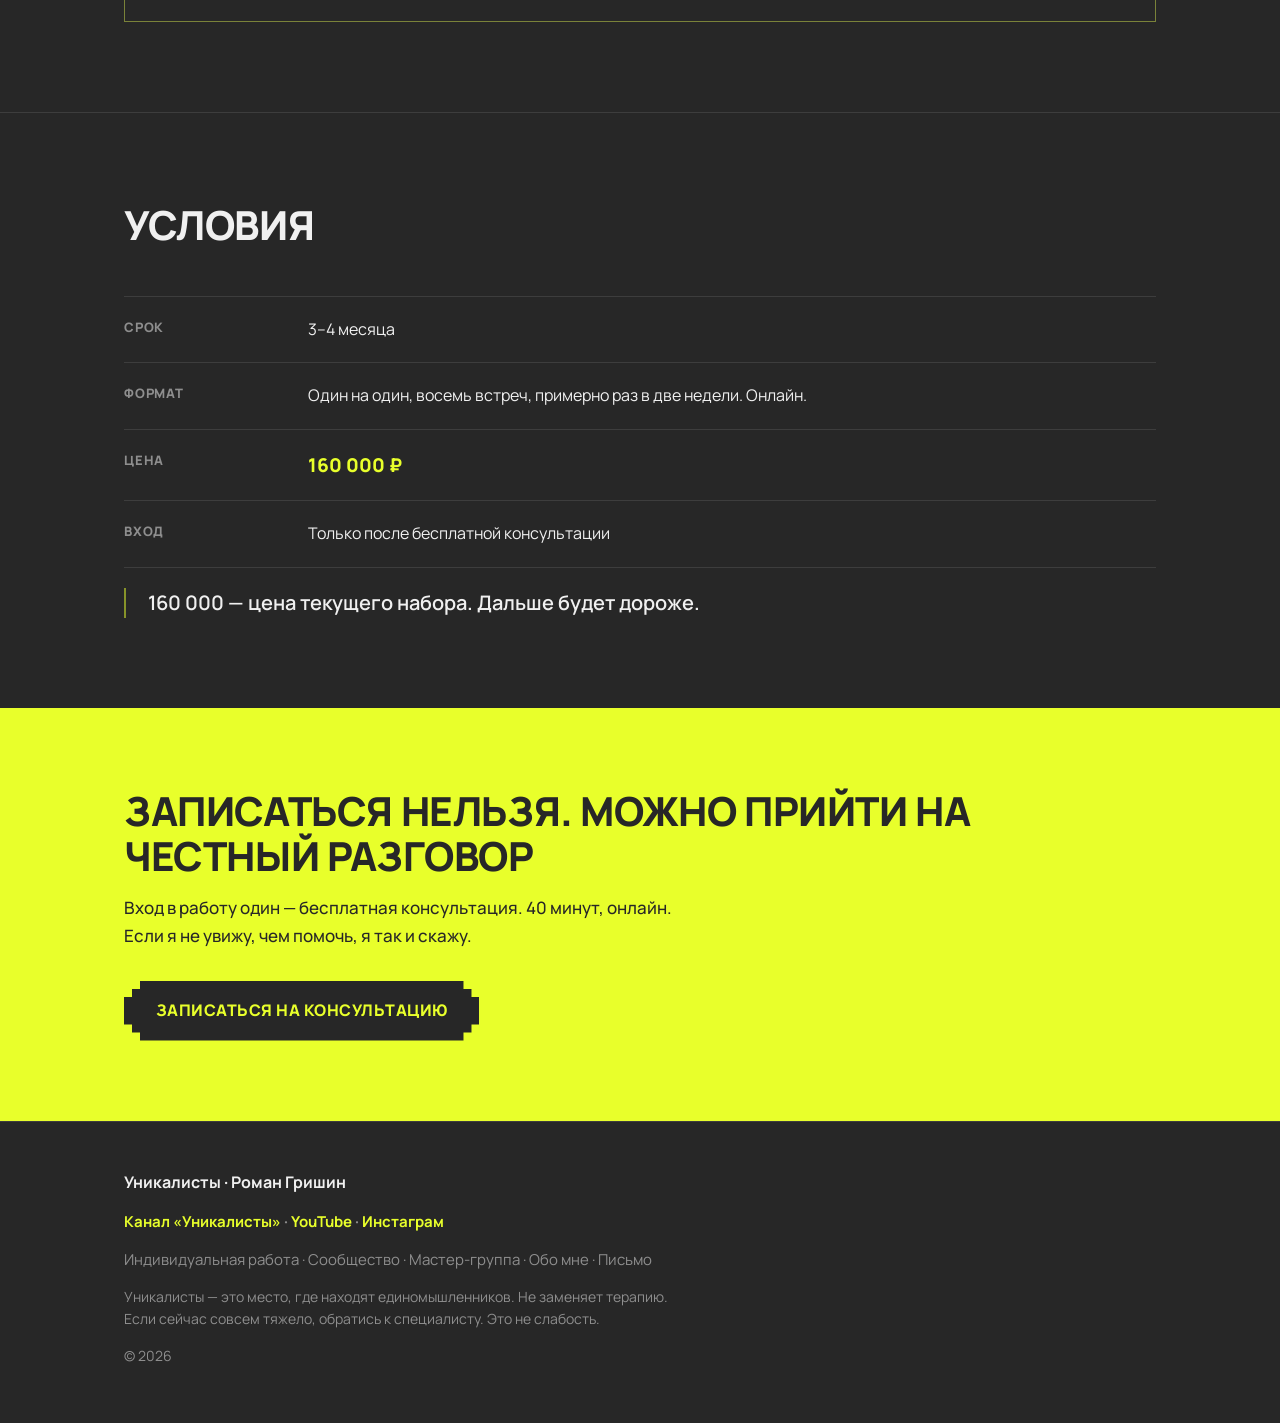
<file: individual.html>
<!DOCTYPE html>
<html lang="ru">
<head>
  <meta charset="UTF-8">
  <meta name="viewport" content="width=device-width, initial-scale=1">
  <title>Индивидуальная работа — Уникалисты</title>
  <meta name="description" content="Разобраться в своём деле — наедине. 3–4 месяца работы, восемь встреч один на один с Романом Гришиным. Вход через бесплатную консультацию.">
  <link rel="icon" type="image/png" href="assets/y-acid.png">
  <link rel="preconnect" href="https://fonts.googleapis.com">
  <link rel="preconnect" href="https://fonts.gstatic.com" crossorigin>
  <link href="https://fonts.googleapis.com/css2?family=Manrope:wght@400;600;800&display=swap" rel="stylesheet">
  <link rel="stylesheet" href="styles.css">
</head>
<body>

  <nav class="nav" aria-label="Главная навигация">
    <div class="nav-in">
      <a class="nav-logo" href="index.html" aria-label="Уникалисты — на главную">
        <img src="assets/y-acid.png" alt="Уникалисты">
      </a>
      <a class="nav-cta nav-cta--m" href="email.html">Оставить почту</a>
      <button class="nav-burger" type="button" aria-label="Меню" aria-expanded="false" aria-controls="navLinks"><span></span><span></span><span></span></button>
      <div class="nav-links" id="navLinks">
        <a href="individual.html" aria-current="page">Индивидуальная работа</a>
        <a href="community.html">Сообщество</a>
        <a href="master-group.html">Мастер-группа</a>
        <a href="about.html">Обо мне</a>
        <a class="nav-cta" href="email.html">Оставить почту</a>
      </div>
    </div>
  </nav>

  <header class="prod-hero">
    <div class="wrap">
      <a class="back" href="index.html">← На главную</a>
      <span class="chip">Один на один</span>
      <h1>Разобраться в себе или своём деле — один на один</h1>
      <p class="lead">3–4 месяца работы, восемь встреч один на один.<br>Для тех, у кого есть дело, но есть ощущение, что ты не на своём месте.<br>И для всех, кому нужно сначала разобраться с собой наедине.</p>
      <div class="hero-actions">
        <a class="btn" href="consultation.html">Записаться на консультацию</a>
      </div>
      <p class="note mt-s">Вход в работу только через неё</p>
    </div>
  </header>

  <!-- ── Что происходит ── -->
  <section class="section">
    <div class="wrap">
      <div class="section-head">
        <h2>Что происходит</h2>
      </div>
      <div class="stack muted measure">
      <p>Встречи один на один в Zoom длительностью до 70 минут. Перед началом работы я помогаю тебе сформулировать результат, который ты хочешь получить от совместной работы.</p>
      <p>Почти всегда ко мне приходят за следующим:</p>
      <ul class="list-plain">
        <li><span class="marker" aria-hidden="true"></span>понять, чего ты хочешь на самом деле и как к этому прийти;</li>
        <li><span class="marker" aria-hidden="true"></span>построить отношения с собой, аудиторией, деньгами;</li>
        <li><span class="marker" aria-hidden="true"></span>состояние: как ты при этом себя чувствуешь, что сейчас мешает быть в нужном состоянии и как от этого избавиться;</li>
        <li><span class="marker" aria-hidden="true"></span>каким человеком ты хочешь стать, чтобы желаемое было для тебя нормой, а не подвигом.</li>
      </ul>
      <p>По ходу работы всплывают повторяющиеся привычки мышления, убеждения и непрожитые эмоции, которые держат, и от них можно освободиться. Постепенно ты вырабатываешь навык справляться с этим самостоятельно.</p>
      <p>Каждая встреча уникальна и заканчивается действиями, которые ты сформулировал сам.</p>
      <p>Встречи инициируешь ты.</p>
      <p>Встречаемся примерно раз в две недели, чтобы ты успел совершить запланированные действия и получить результат. Мы работаем с реальностью, и она чаще всего отличается от планов.</p>
      </div>
    </div>
  </section>

  <!-- ── Что ты получаешь ── -->
  <section class="section">
    <div class="wrap">
      <div class="section-head">
        <h2>Что ты получаешь</h2>
      </div>
      <div class="rows">
        <div class="row">
          <h3>Обратную связь от меня</h3>
          <p>То, чего не берётся внутри собственной головы. Я говорю, что вижу, включая неудобное.</p>
        </div>
        <div class="row">
          <h3>Освобождение от убеждений, которые мешают жить</h3>
          <p>Они обычно не осознаются как убеждения. Они ощущаются как «просто так устроена жизнь».</p>
        </div>
        <div class="row">
          <h3>Ясность по целям и настоящим желаниям</h3>
          <p>А не по тем, которые правильно хотеть.</p>
        </div>
        <div class="row">
          <h3>Идентичность</h3>
          <p>Куда ты идёшь и каким человеком становишься по дороге. Стать тем, для кого желаемое естественно, чтобы перестать выезжать на силе воли.</p>
        </div>
        <div class="row">
          <h3>Решение по волнующим тебя вопросам</h3>
          <p>Оставаться и перестраивать свою роль или отношения — или выходить.</p>
        </div>
        <div class="row">
          <h3>Конкретные шаги, сформулированные тобой</h3>
          <p>И способ возвращаться к себе, когда сносит. А сносить будет.</p>
        </div>
        <div class="row">
          <h3>Поддержку</h3>
          <p>Возможность получить поддержку в чате в рабочее время или экспресс-звонок при необходимости.</p>
        </div>
      </div>
    </div>
  </section>

  <!-- ── Побочный эффект ── -->
  <section class="section">
    <div class="wrap">
      <div class="pull pull--lg">
        <p>Никто не покупает «сдвиг мышления» — за этим не приходят, и я это не продаю. Но почти все, кто прошёл, говорят одно и то же: мышление становится гибче и адаптивнее. Легче относишься к изменениям и к тому, что происходит. Это не входит в обещание. Просто так получается.</p>
      </div>
      <div class="band mt-xl">
        <p>Мышление становится гибче и адаптивнее</p>
      </div>
    </div>
  </section>

  <!-- ── Что говорят те, кто прошёл ── -->
  <section class="section">
    <div class="wrap">
      <div class="section-head">
        <h2>Что говорят те, кто прошёл</h2>
      </div>
      <div class="quote-grid">
        <div class="stack">
          <div class="quote">
            <p>«Я научилась принимать и уважать себя, даже когда у меня что-то не получается. Я начала строить действия на фундаменте любви и желания развиваться, а не на страхе и стыде.»</p>
            <cite>Полина</cite>
          </div>
          <div class="quote">
            <p>«Я ехала в суд впервые в жизни и абсолютно без страхов, без ожиданий. Всё сложилось наилучшим образом. Самое интересное, что у меня не было никаких ожиданий: я просто была в состоянии, что всё сложится.»</p>
            <cite>Елена</cite>
          </div>
          <div class="quote">
            <p>«Многие вещи, о которых ты говоришь, некомфортны. И это не из серии садомазохизма — я воспринимаю это как сигнал и максимально хочу идти в изменение, в рост.»</p>
            <cite>Асия</cite>
          </div>
          <div class="quote">
            <p>«Именно тем людям, которым нужна ясность мысли, самоопределение, поиск себя и перестроение структуры жизни, чтобы бизнес был вокруг жизни, а не наоборот. Когда я слышу такие запросы, я всегда говорю: „У меня есть потрясающий коуч и друг — Рома“.»</p>
            <cite>Полина — о том, кому советует</cite>
          </div>
        </div>
        <div class="stack">
          <div class="quote">
            <p>«Каждая моя попытка обратиться за ответом куда-то вовне не увенчивалась успехом. Приходилось каждый вопрос направлять к себе. Мне удалось встретиться со своим страхом, которого я до сессии не замечал.»</p>
            <cite>Владимир</cite>
          </div>
          <div class="quote">
            <p>«Очень доверительная атмосфера. Я — человек, который склонен уходить от вопросов о состояниях и чувствах, широко рефлексировала вслух. Инсайты утаскиваю с собой.»</p>
            <cite>Екатерина</cite>
          </div>
          <div class="quote">
            <p>«Я благодарю Романа за проницательность, глубину мысли и смелость быть самим собой. У меня выросло доверие к себе, и фокус сместился от целей к честно выбранному мною пути.»</p>
            <cite>Жоомарт</cite>
          </div>
        </div>
      </div>
    </div>
  </section>

  <!-- ── Ответственность ── -->
  <section class="section">
    <div class="wrap">
      <p class="say">Я отвечаю за процесс — за то, как он устроен и чтобы участник получил то, за чем пришёл.<br>За сам результат отвечает тот, кто его получает.</p>
    </div>
  </section>

  <!-- ── Чего я не обещаю ── -->
  <section class="section">
    <div class="wrap">
      <div class="section-head">
        <h2>Чего я не обещаю</h2>
      </div>
      <div class="not-for">
        <p>Что через четыре месяца у тебя будет дело, которое кормит: это зависит от тебя, а не от меня.</p>
        <p>Не даю советов и готовых схем. Вместо этого я задаю вопросы и отвечаю за процесс.</p>
        <p>Что за одну встречу или за весь цикл жизнь изменится кардинально.</p>
      </div>
    </div>
  </section>

  <!-- ── Условия ── -->
  <section class="section">
    <div class="wrap">
      <div class="section-head">
        <h2>Условия</h2>
      </div>
      <dl class="terms">
        <div class="terms-row">
          <dt>Срок</dt>
          <dd>3–4 месяца</dd>
        </div>
        <div class="terms-row">
          <dt>Формат</dt>
          <dd>Один на один, восемь встреч, примерно раз в две недели. Онлайн.</dd>
        </div>
        <div class="terms-row">
          <dt>Цена</dt>
          <dd class="price">160 000 ₽</dd>
        </div>
        <div class="terms-row">
          <dt>Вход</dt>
          <dd>Только после бесплатной консультации</dd>
        </div>
      </dl>
      <div class="pull mt-m">
        <p>160 000 — цена текущего набора. Дальше будет дороже.</p>
      </div>
    </div>
  </section>

  <!-- ── Финальный CTA ── -->
  <section class="final">
    <div class="wrap">
      <h2>Записаться нельзя. Можно прийти на честный разговор</h2>
      <p>Вход в работу один — бесплатная консультация. 40 минут, онлайн. Если я не увижу, чем помочь, я так и скажу.</p>
      <a class="btn" href="consultation.html">Записаться на консультацию</a>
    </div>
  </section>

  <footer class="footer">
    <div class="wrap">
      <p class="footer-brand">Уникалисты · Роман Гришин</p>
      <p class="footer-media"><a href="https://t.me/unicalist" target="_blank" rel="noopener">Канал «Уникалисты»</a> · <a href="https://www.youtube.com/@unicalist" target="_blank" rel="noopener">YouTube</a> · <a href="https://www.instagram.com/rmgrishin/" target="_blank" rel="noopener">Инстаграм</a></p>
      <p class="footer-nav"><a href="individual.html">Индивидуальная работа</a> · <a href="community.html">Сообщество</a> · <a href="master-group.html">Мастер-группа</a> · <a href="about.html">Обо мне</a> · <a href="email.html">Письмо</a></p>
      <p class="disclaimer">Уникалисты — это место, где находят единомышленников. Не заменяет терапию.<br>Если сейчас совсем тяжело, обратись к специалисту. Это не слабость.</p>
      <p>© 2026</p>
    </div>
  </footer>

  <script src="script.js" defer></script>

</body>
</html>
</file>
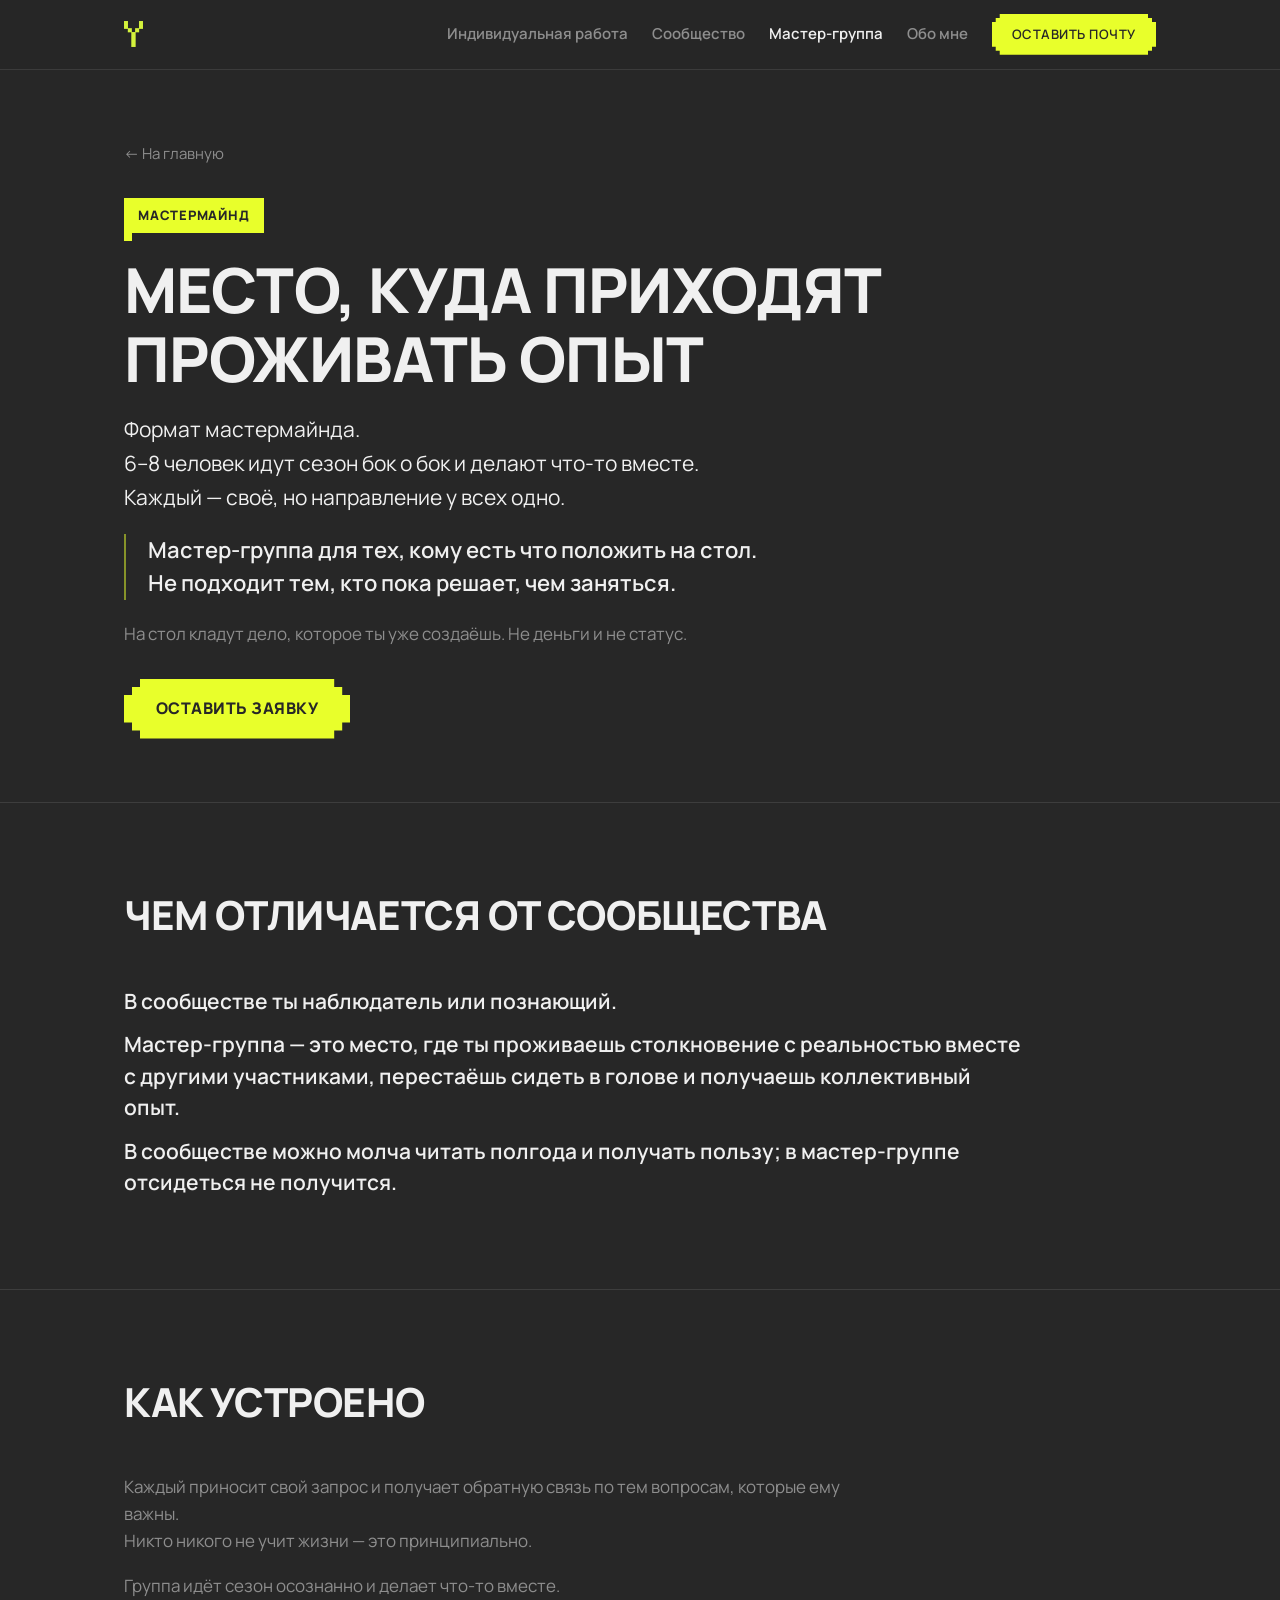
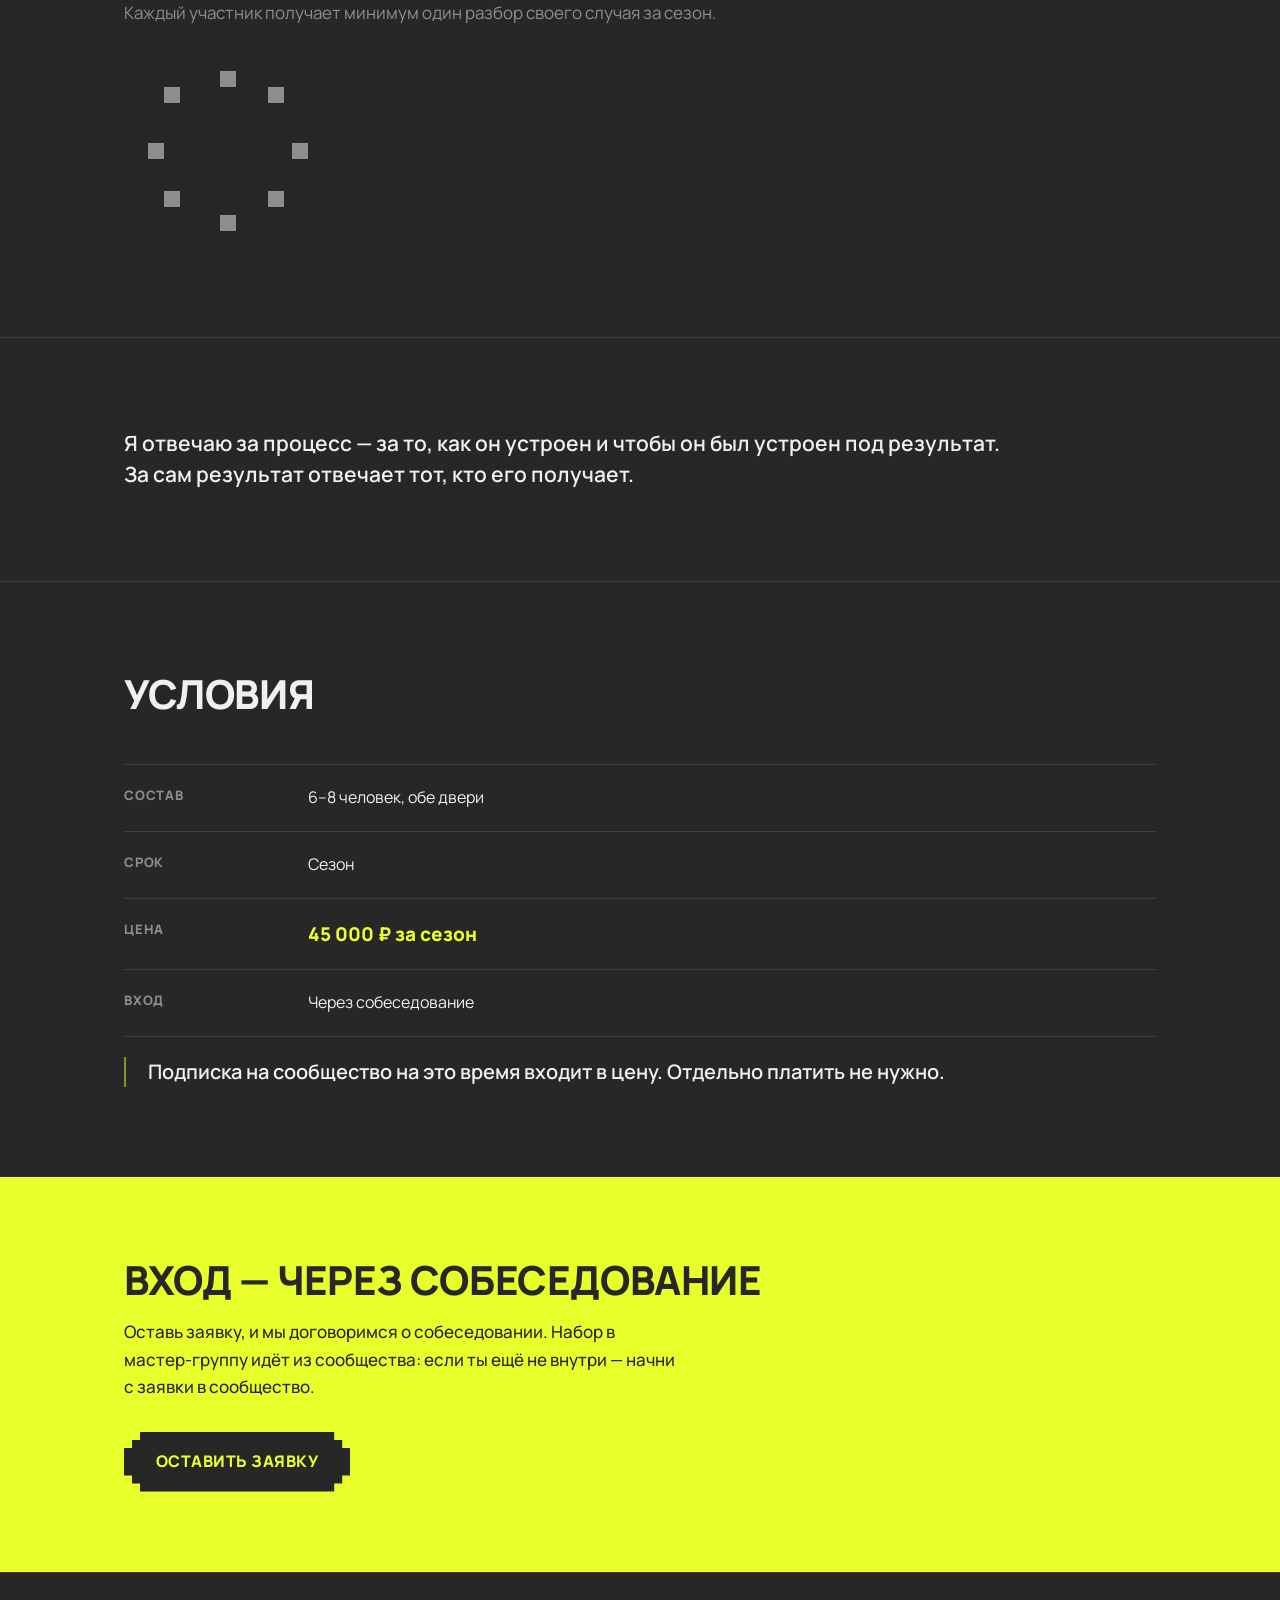
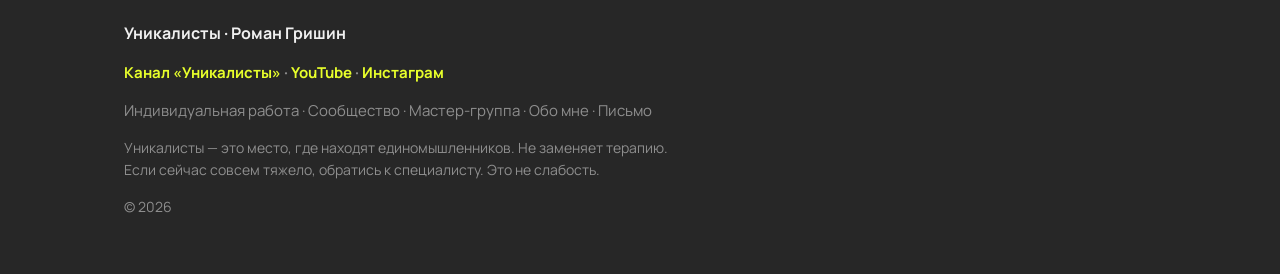
<file: master-group.html>
<!DOCTYPE html>
<html lang="ru">
<head>
  <meta charset="UTF-8">
  <meta name="viewport" content="width=device-width, initial-scale=1">
  <title>Мастер-группа — Уникалисты</title>
  <meta name="description" content="Место, куда приходят проживать опыт. Формат мастермайнда: 6–8 человек идут сезон бок о бок. Для тех, кому есть что положить на стол.">
  <link rel="icon" type="image/png" href="assets/y-acid.png">
  <link rel="preconnect" href="https://fonts.googleapis.com">
  <link rel="preconnect" href="https://fonts.gstatic.com" crossorigin>
  <link href="https://fonts.googleapis.com/css2?family=Manrope:wght@400;600;800&display=swap" rel="stylesheet">
  <link rel="stylesheet" href="styles.css">
</head>
<body>

  <nav class="nav" aria-label="Главная навигация">
    <div class="nav-in">
      <a class="nav-logo" href="index.html" aria-label="Уникалисты — на главную">
        <img src="assets/y-acid.png" alt="Уникалисты">
      </a>
      <a class="nav-cta nav-cta--m" href="email.html">Оставить почту</a>
      <button class="nav-burger" type="button" aria-label="Меню" aria-expanded="false" aria-controls="navLinks"><span></span><span></span><span></span></button>
      <div class="nav-links" id="navLinks">
        <a href="individual.html">Индивидуальная работа</a>
        <a href="community.html">Сообщество</a>
        <a href="master-group.html" aria-current="page">Мастер-группа</a>
        <a href="about.html">Обо мне</a>
        <a class="nav-cta" href="email.html">Оставить почту</a>
      </div>
    </div>
  </nav>

  <header class="prod-hero">
    <div class="wrap">
      <a class="back" href="index.html">← На главную</a>
      <span class="chip">Мастермайнд</span>
      <h1>Место, куда приходят проживать опыт</h1>
      <p class="lead">Формат мастермайнда.<br>6–8 человек идут сезон бок о бок и делают что-то вместе.<br>Каждый — своё, но направление у всех одно.</p>
      <div class="pull pull--lg mt-m">
        <p>Мастер-группа для тех, кому есть что положить на стол.<br>Не подходит тем, кто пока решает, чем заняться.</p>
      </div>
      <p class="muted mt-m measure">На стол кладут дело, которое ты уже создаёшь. Не деньги и не статус.</p>
      <div class="hero-actions">
        <a class="btn" href="community.html#заявка">Оставить заявку</a>
      </div>
    </div>
  </header>

  <!-- ── Чем отличается от сообщества ── -->
  <section class="section">
    <div class="wrap">
      <div class="section-head">
        <h2>Чем отличается от сообщества</h2>
      </div>
      <div class="stack say">
        <p>В сообществе ты наблюдатель или познающий.</p>
        <p>Мастер-группа — это место, где ты проживаешь столкновение с реальностью вместе с другими участниками, перестаёшь сидеть в голове и получаешь коллективный опыт.</p>
        <p>В сообществе можно молча читать полгода и получать пользу; в мастер-группе отсидеться не получится.</p>
      </div>
    </div>
  </section>

  <!-- ── Как устроено ── -->
  <section class="section">
    <div class="wrap">
      <div class="section-head">
        <h2>Как устроено</h2>
      </div>
      <div class="stack muted measure">
        <p>Каждый приносит свой запрос и получает обратную связь по тем вопросам, которые ему важны.<br>Никто никого не учит жизни — это принципиально.</p>
        <p>Группа идёт сезон осознанно и делает что-то вместе.<br>Каждый участник получает минимум один разбор своего случая за сезон.</p>
      </div>
      <div class="mt-m">
        <svg class="scheme scheme--sq" viewBox="0 0 200 200" shape-rendering="crispEdges" aria-hidden="true" focusable="false"><rect x="96" y="24" width="16" height="16" fill="#8e8e8e"/><rect x="144" y="40" width="16" height="16" fill="#8e8e8e"/><rect x="168" y="96" width="16" height="16" fill="#8e8e8e"/><rect x="144" y="144" width="16" height="16" fill="#8e8e8e"/><rect x="96" y="168" width="16" height="16" fill="#8e8e8e"/><rect x="40" y="144" width="16" height="16" fill="#8e8e8e"/><rect x="24" y="96" width="16" height="16" fill="#8e8e8e"/><rect x="40" y="40" width="16" height="16" fill="#8e8e8e"/></svg>
      </div>
    </div>
  </section>

  <!-- ── Ответственность ── -->
  <section class="section">
    <div class="wrap">
      <p class="say">Я отвечаю за процесс — за то, как он устроен и чтобы он был устроен под результат.<br>За сам результат отвечает тот, кто его получает.</p>
    </div>
  </section>

  <!-- ── Условия ── -->
  <section class="section">
    <div class="wrap">
      <div class="section-head">
        <h2>Условия</h2>
      </div>
      <dl class="terms">
        <div class="terms-row">
          <dt>Состав</dt>
          <dd>6–8 человек, обе двери</dd>
        </div>
        <div class="terms-row">
          <dt>Срок</dt>
          <dd>Сезон</dd>
        </div>
        <div class="terms-row">
          <dt>Цена</dt>
          <dd class="price">45 000 ₽ за сезон</dd>
        </div>
        <div class="terms-row">
          <dt>Вход</dt>
          <dd>Через собеседование</dd>
        </div>
      </dl>
      <div class="pull mt-m">
        <p>Подписка на сообщество на это время входит в цену. Отдельно платить не нужно.</p>
      </div>
    </div>
  </section>

  <!-- ── Финальный CTA ── -->
  <section class="final">
    <div class="wrap">
      <h2>Вход — через собеседование</h2>
      <p>Оставь заявку, и мы договоримся о собеседовании. Набор в мастер-группу идёт из сообщества: если ты ещё не внутри — начни с заявки в сообщество.</p>
      <a class="btn" href="community.html#заявка">Оставить заявку</a>
    </div>
  </section>

  <footer class="footer">
    <div class="wrap">
      <p class="footer-brand">Уникалисты · Роман Гришин</p>
      <p class="footer-media"><a href="https://t.me/unicalist" target="_blank" rel="noopener">Канал «Уникалисты»</a> · <a href="https://www.youtube.com/@unicalist" target="_blank" rel="noopener">YouTube</a> · <a href="https://www.instagram.com/rmgrishin/" target="_blank" rel="noopener">Инстаграм</a></p>
      <p class="footer-nav"><a href="individual.html">Индивидуальная работа</a> · <a href="community.html">Сообщество</a> · <a href="master-group.html">Мастер-группа</a> · <a href="about.html">Обо мне</a> · <a href="email.html">Письмо</a></p>
      <p class="disclaimer">Уникалисты — это место, где находят единомышленников. Не заменяет терапию.<br>Если сейчас совсем тяжело, обратись к специалисту. Это не слабость.</p>
      <p>© 2026</p>
    </div>
  </footer>

  <script src="script.js" defer></script>

</body>
</html>
</file>
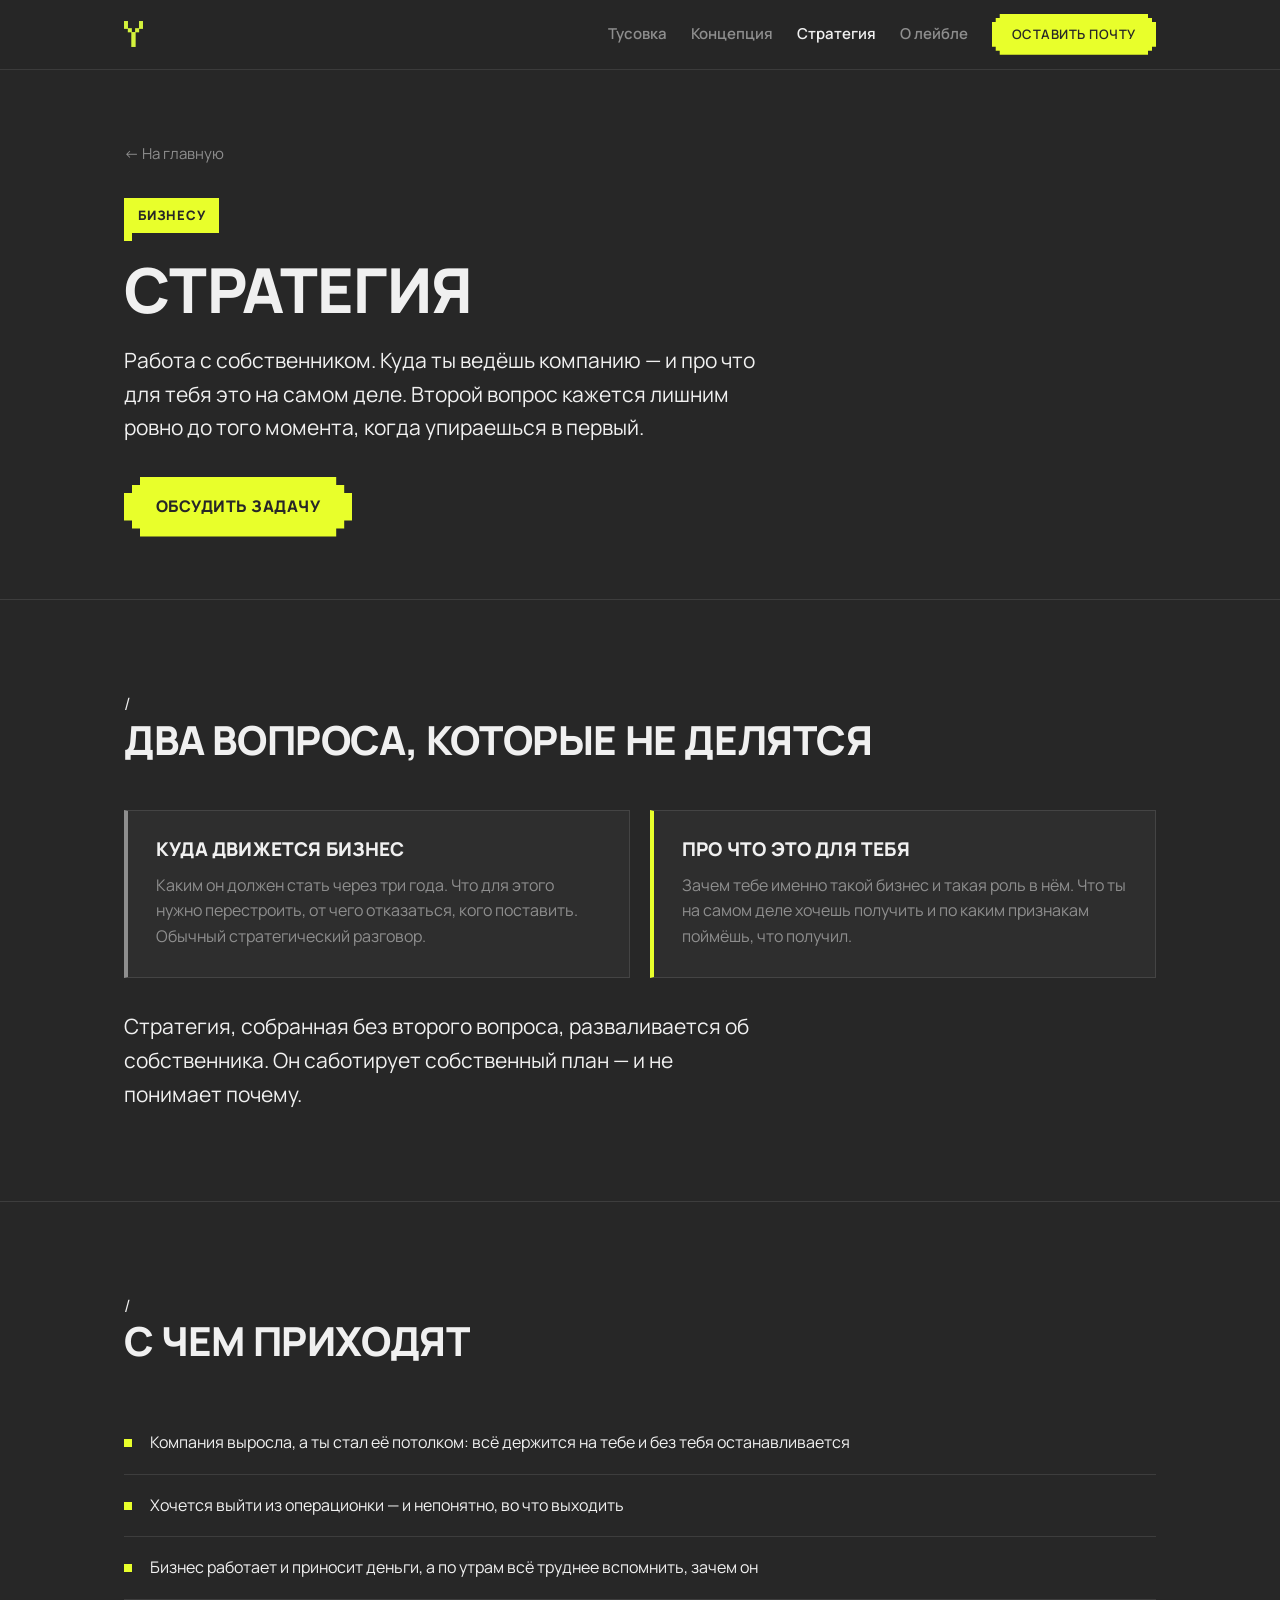
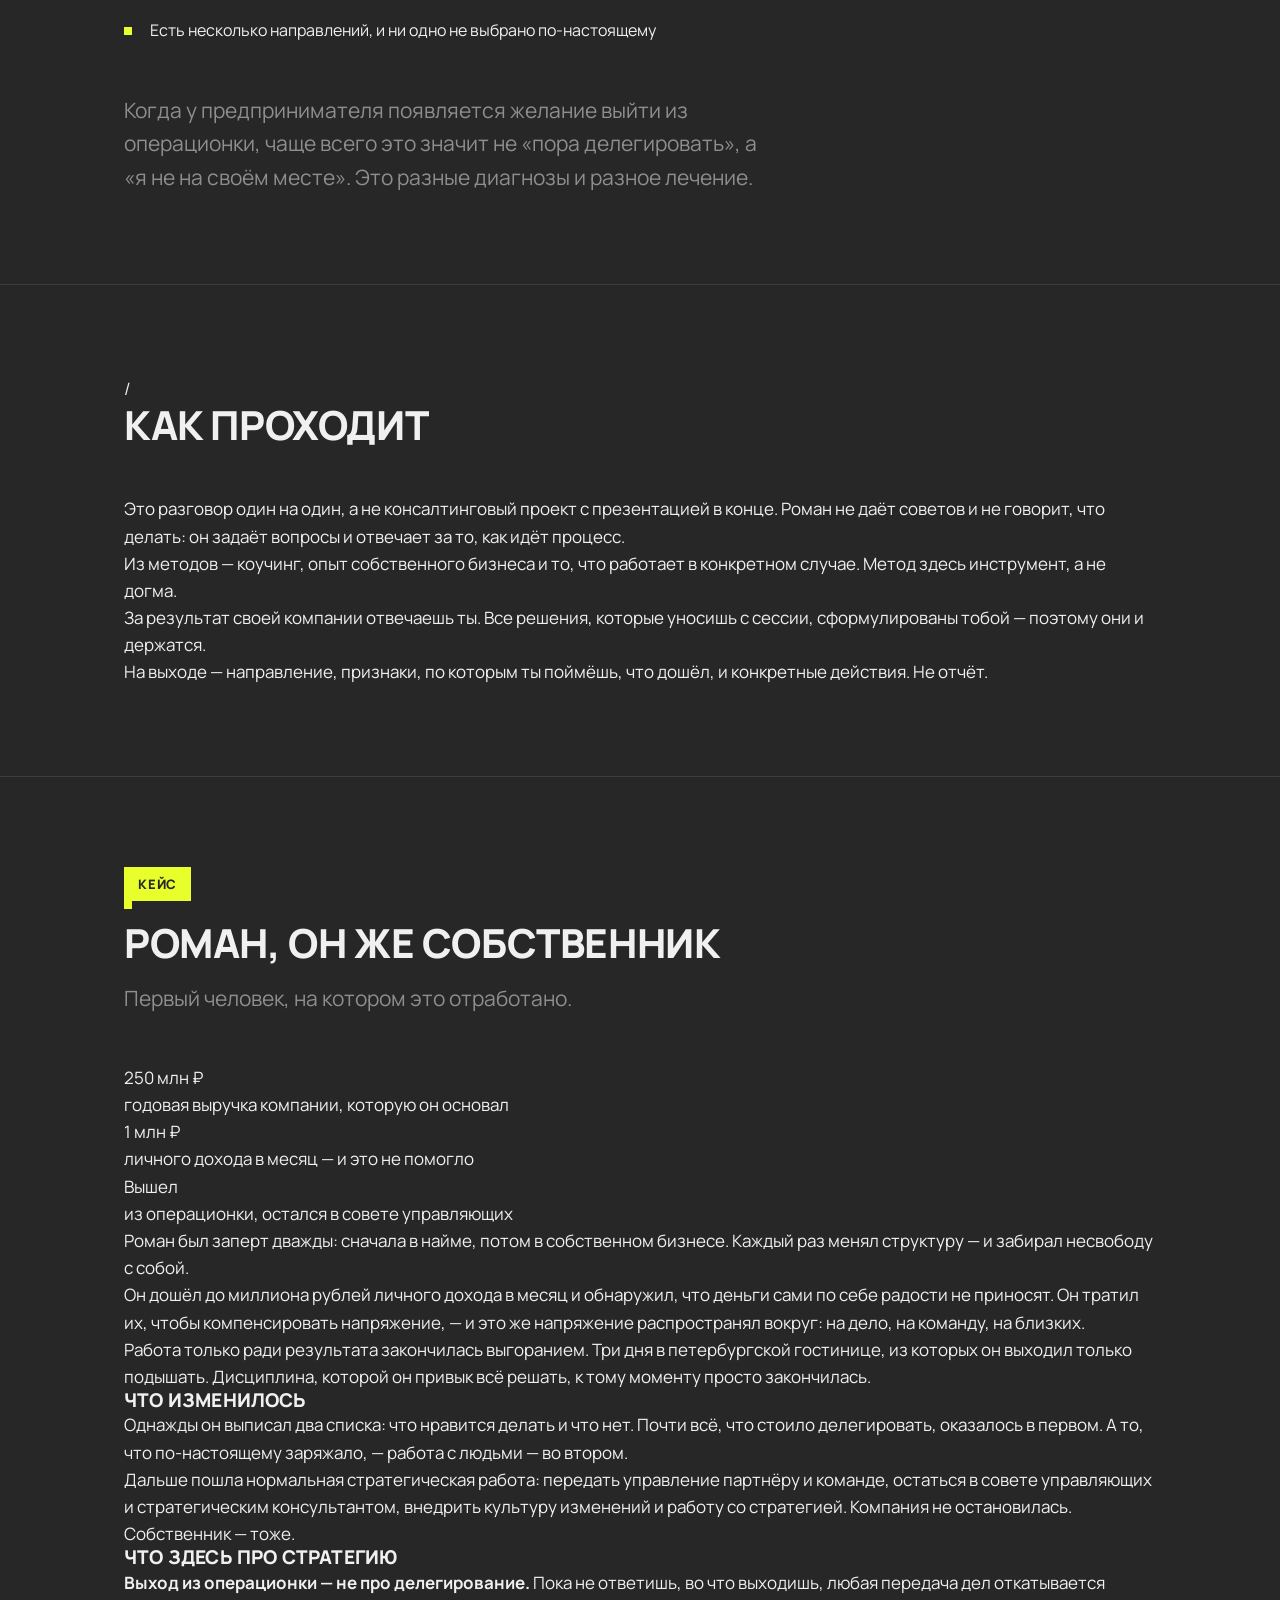
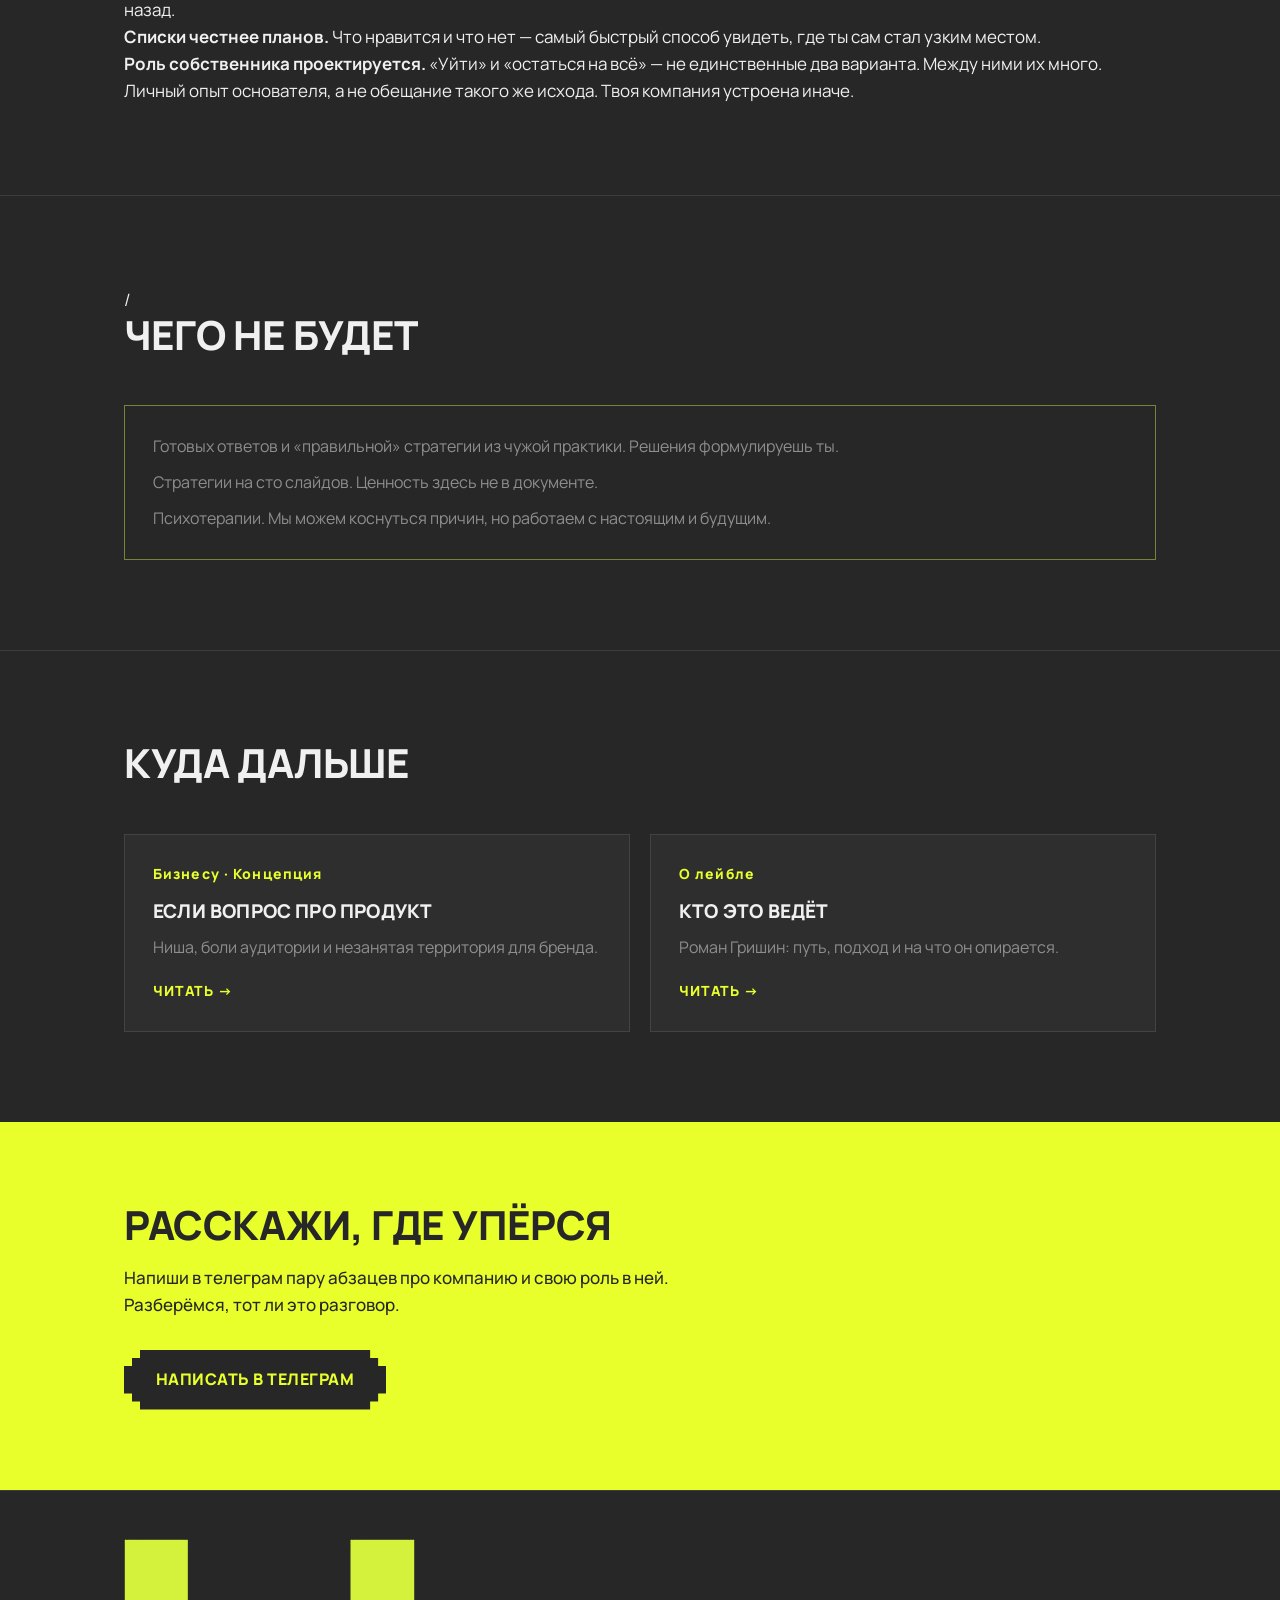
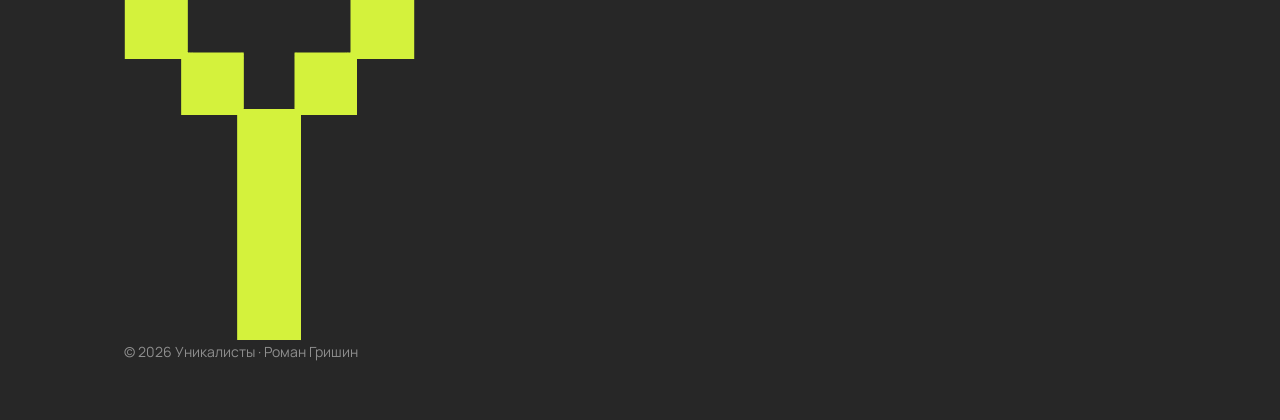
<file: strategy.html>
<!DOCTYPE html>
<html lang="ru">
<head>
  <meta charset="UTF-8">
  <meta name="viewport" content="width=device-width, initial-scale=1">
  <title>Стратегия — Уникалисты</title>
  <meta name="description" content="Стратегия — работа с собственником: куда ты ведёшь бизнес и про что это на самом деле для тебя. Два вопроса, которые не решаются по отдельности.">
  <link rel="icon" type="image/png" href="assets/y-acid.png">
  <link rel="preconnect" href="https://fonts.googleapis.com">
  <link rel="preconnect" href="https://fonts.gstatic.com" crossorigin>
  <link href="https://fonts.googleapis.com/css2?family=Manrope:wght@400;600;800&display=swap" rel="stylesheet">
  <link rel="stylesheet" href="styles.css">
</head>
<body>

  <nav class="nav" aria-label="Главная навигация">
    <div class="nav-in">
      <a class="nav-logo" href="index.html" aria-label="Уникалисты — на главную">
        <img src="assets/y-acid.png" alt="Уникалисты">
      </a>
      <div class="nav-links">
        <a href="crew.html">Тусовка</a>
        <a href="concept.html">Концепция</a>
        <a href="strategy.html" aria-current="page">Стратегия</a>
        <a href="about.html">О лейбле</a>
        <a class="nav-cta" href="email.html">Оставить почту</a>
      </div>
    </div>
  </nav>

  <header class="prod-hero">
    <div class="wrap">
      <a class="back" href="index.html">← На главную</a>
      <span class="chip">Бизнесу</span>
      <h1>Стратегия</h1>
      <p class="lead">Работа с собственником. Куда ты ведёшь компанию — и про что для тебя это на самом деле. Второй вопрос кажется лишним ровно до того момента, когда упираешься в первый.</p>
      <div class="hero-actions">
        <a class="btn" href="https://t.me/rmgrishin" target="_blank" rel="noopener">Обсудить задачу</a>
      </div>
    </div>
  </header>

  <!-- ── Два слоя ── -->
  <section class="section">
    <div class="wrap">
      <div class="section-head">
        <span class="slash" aria-hidden="true">/</span>
        <h2>Два вопроса, которые не делятся</h2>
      </div>
      <div class="grid grid--2">
        <div class="card card--a">
          <h3>Куда движется бизнес</h3>
          <p>Каким он должен стать через три года. Что для этого нужно перестроить, от чего отказаться, кого поставить. Обычный стратегический разговор.</p>
        </div>
        <div class="card card--b">
          <h3>Про что это для тебя</h3>
          <p>Зачем тебе именно такой бизнес и такая роль в нём. Что ты на самом деле хочешь получить и по каким признакам поймёшь, что получил.</p>
        </div>
      </div>
      <p class="lead" style="margin-top: 32px;">Стратегия, собранная без второго вопроса, разваливается об собственника. Он саботирует собственный план — и не понимает почему.</p>
    </div>
  </section>

  <!-- ── Кому ── -->
  <section class="section">
    <div class="wrap">
      <div class="section-head">
        <span class="slash" aria-hidden="true">/</span>
        <h2>С чем приходят</h2>
      </div>
      <ul class="list-plain">
        <li><span class="marker" aria-hidden="true"></span>Компания выросла, а ты стал её потолком: всё держится на тебе и без тебя останавливается</li>
        <li><span class="marker" aria-hidden="true"></span>Хочется выйти из операционки — и непонятно, во что выходить</li>
        <li><span class="marker" aria-hidden="true"></span>Бизнес работает и приносит деньги, а по утрам всё труднее вспомнить, зачем он</li>
        <li><span class="marker" aria-hidden="true"></span>Есть несколько направлений, и ни одно не выбрано по-настоящему</li>
      </ul>
      <p class="lead muted" style="margin-top: 32px;">Когда у предпринимателя появляется желание выйти из операционки, чаще всего это значит не «пора делегировать», а «я не на своём месте». Это разные диагнозы и разное лечение.</p>
    </div>
  </section>

  <!-- ── Как проходит ── -->
  <section class="section">
    <div class="wrap">
      <div class="section-head">
        <span class="slash" aria-hidden="true">/</span>
        <h2>Как проходит</h2>
      </div>
      <div class="col2">
        <div>
          <p>Это разговор один на один, а не консалтинговый проект с презентацией в конце. Роман не даёт советов и не говорит, что делать: он задаёт вопросы и отвечает за то, как идёт процесс.</p>
          <p>Из методов — коучинг, опыт собственного бизнеса и то, что работает в конкретном случае. Метод здесь инструмент, а не догма.</p>
        </div>
        <div>
          <p>За результат своей компании отвечаешь ты. Все решения, которые уносишь с сессии, сформулированы тобой — поэтому они и держатся.</p>
          <p>На выходе — направление, признаки, по которым ты поймёшь, что дошёл, и конкретные действия. Не отчёт.</p>
        </div>
      </div>
    </div>
  </section>

  <!-- ── Кейс: я сам ── -->
  <section class="section" id="case-self">
    <div class="wrap">
      <div class="section-head">
        <span class="chip">Кейс</span>
        <h2>Роман, он же собственник</h2>
        <p class="lead muted">Первый человек, на котором это отработано.</p>
      </div>

      <div class="story">
        <div class="story-side">
          <div class="story-fact"><span class="fact-n">250 млн ₽</span><p>годовая выручка компании, которую он основал</p></div>
          <div class="story-fact"><span class="fact-n">1 млн ₽</span><p>личного дохода в месяц — и это не помогло</p></div>
          <div class="story-fact"><span class="fact-n">Вышел</span><p>из операционки, остался в совете управляющих</p></div>
        </div>
        <div class="story-body">
          <p class="story-lead">Роман был заперт дважды: сначала в найме, потом в собственном бизнесе. Каждый раз менял структуру — и забирал несвободу с собой.</p>
          <p>Он дошёл до миллиона рублей личного дохода в месяц и обнаружил, что деньги сами по себе радости не приносят. Он тратил их, чтобы компенсировать напряжение, — и это же напряжение распространял вокруг: на дело, на команду, на близких.</p>
          <p>Работа только ради результата закончилась выгоранием. Три дня в петербургской гостинице, из которых он выходил только подышать. Дисциплина, которой он привык всё решать, к тому моменту просто закончилась.</p>

          <h3 class="story-h">Что изменилось</h3>
          <p>Однажды он выписал два списка: что нравится делать и что нет. Почти всё, что стоило делегировать, оказалось в первом. А то, что по-настоящему заряжало, — работа с людьми — во втором.</p>
          <p>Дальше пошла нормальная стратегическая работа: передать управление партнёру и команде, остаться в совете управляющих и стратегическим консультантом, внедрить культуру изменений и работу со стратегией. Компания не остановилась. Собственник — тоже.</p>

          <div class="story-out">
            <h3>Что здесь про стратегию</h3>
            <p><strong>Выход из операционки — не про делегирование.</strong> Пока не ответишь, во что выходишь, любая передача дел откатывается назад.</p>
            <p><strong>Списки честнее планов.</strong> Что нравится и что нет — самый быстрый способ увидеть, где ты сам стал узким местом.</p>
            <p><strong>Роль собственника проектируется.</strong> «Уйти» и «остаться на всё» — не единственные два варианта. Между ними их много.</p>
          </div>

          <p class="story-note">Личный опыт основателя, а не обещание такого же исхода. Твоя компания устроена иначе.</p>
        </div>
      </div>
    </div>
  </section>

  <!-- ── Чего не будет ── -->
  <section class="section">
    <div class="wrap">
      <div class="section-head">
        <span class="slash" aria-hidden="true">/</span>
        <h2>Чего не будет</h2>
      </div>
      <div class="not-for">
        <p>Готовых ответов и «правильной» стратегии из чужой практики. Решения формулируешь ты.</p>
        <p>Стратегии на сто слайдов. Ценность здесь не в документе.</p>
        <p>Психотерапии. Мы можем коснуться причин, но работаем с настоящим и будущим.</p>
      </div>
    </div>
  </section>

  <!-- ── Куда дальше ── -->
  <section class="section">
    <div class="wrap">
      <div class="section-head">
        <h2>Куда дальше</h2>
      </div>
      <div class="grid grid--2">
        <a class="card card--link" href="concept.html">
          <span class="card-num">Бизнесу · Концепция</span>
          <h3>Если вопрос про продукт</h3>
          <p>Ниша, боли аудитории и незанятая территория для бренда.</p>
          <span class="card-go">Читать →</span>
        </a>
        <a class="card card--link" href="about.html">
          <span class="card-num">О лейбле</span>
          <h3>Кто это ведёт</h3>
          <p>Роман Гришин: путь, подход и на что он опирается.</p>
          <span class="card-go">Читать →</span>
        </a>
      </div>
    </div>
  </section>

  <section class="final">
    <div class="wrap">
      <h2>Расскажи, где упёрся</h2>
      <p>Напиши в телеграм пару абзацев про компанию и свою роль в ней. Разберёмся, тот ли это разговор.</p>
      <a class="btn" href="https://t.me/rmgrishin" target="_blank" rel="noopener">Написать в телеграм</a>
    </div>
  </section>

  <footer class="footer">
    <div class="wrap">
      <div class="footer-row">
        <img src="assets/y-acid.png" alt="">
        <span>© 2026 Уникалисты · Роман Гришин</span>
      </div>
    </div>
  </footer>

  <script src="script.js" defer></script>

</body>
</html>
</file>
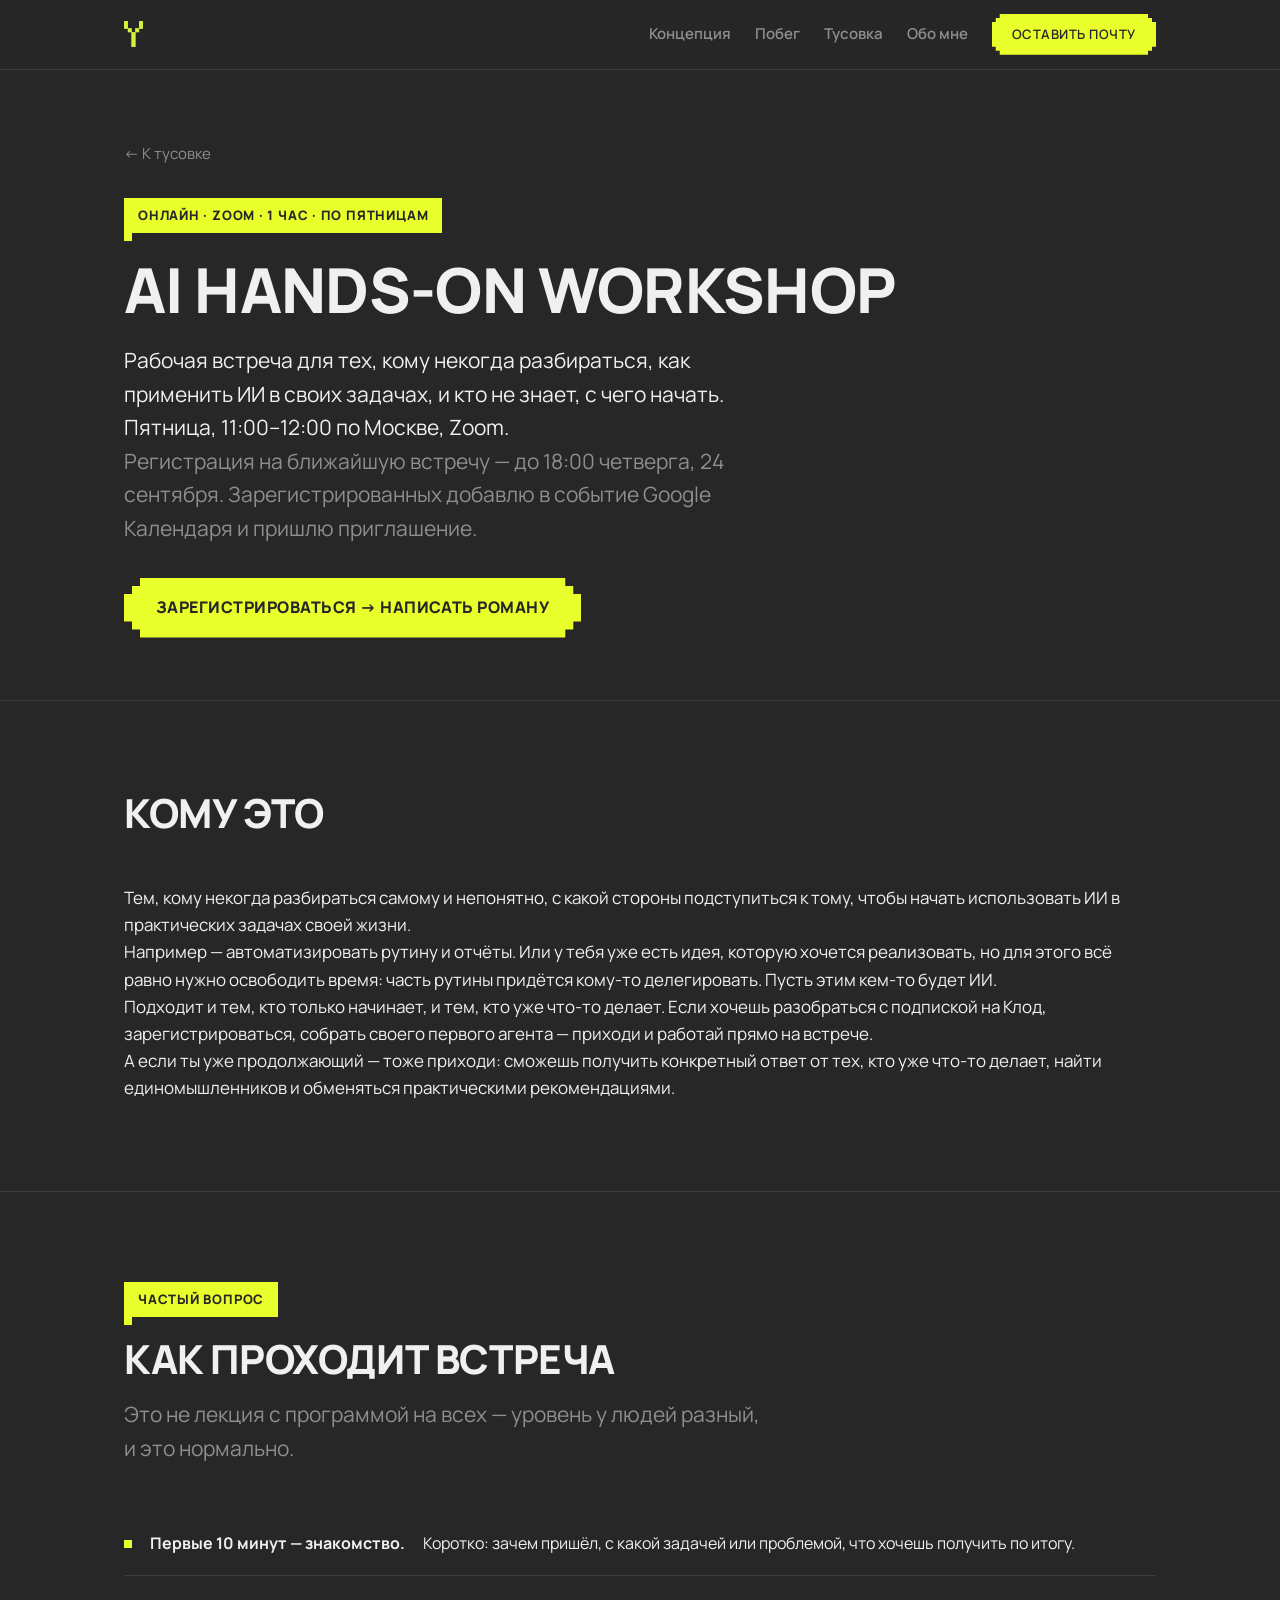
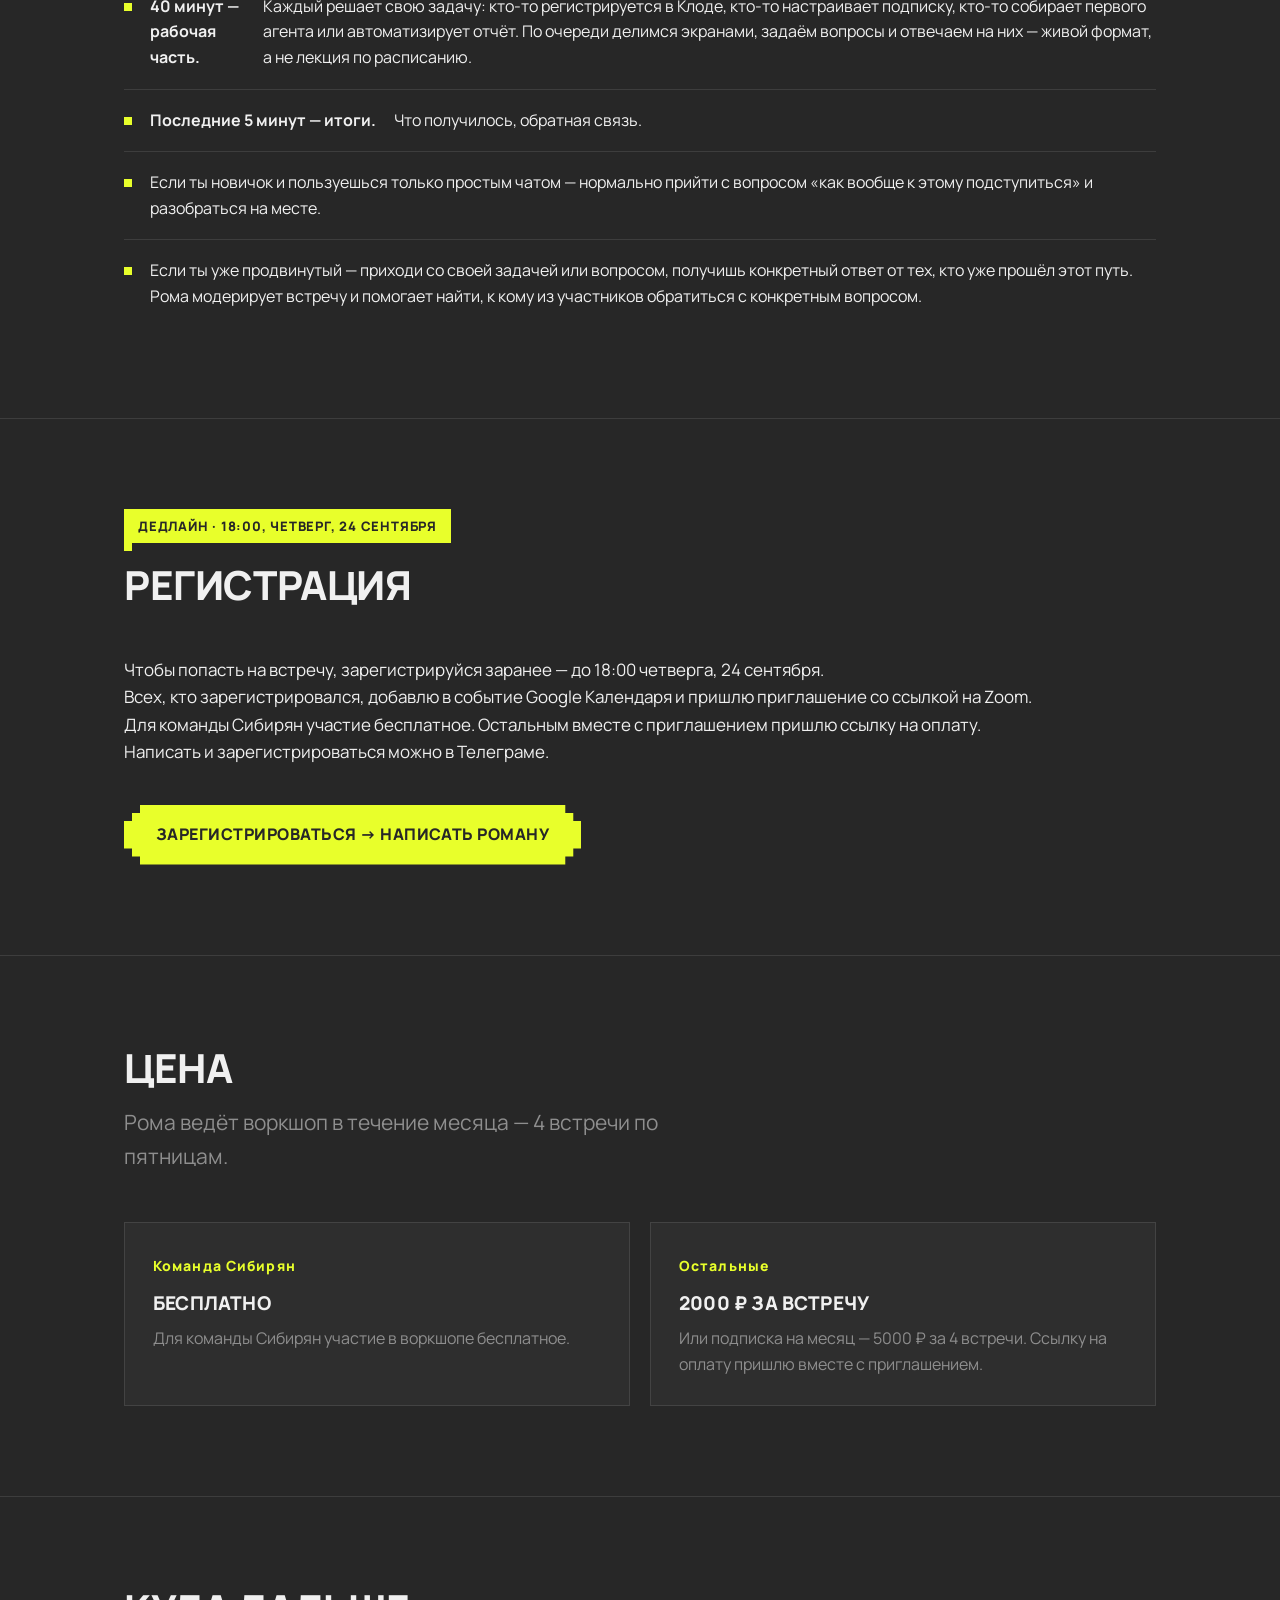
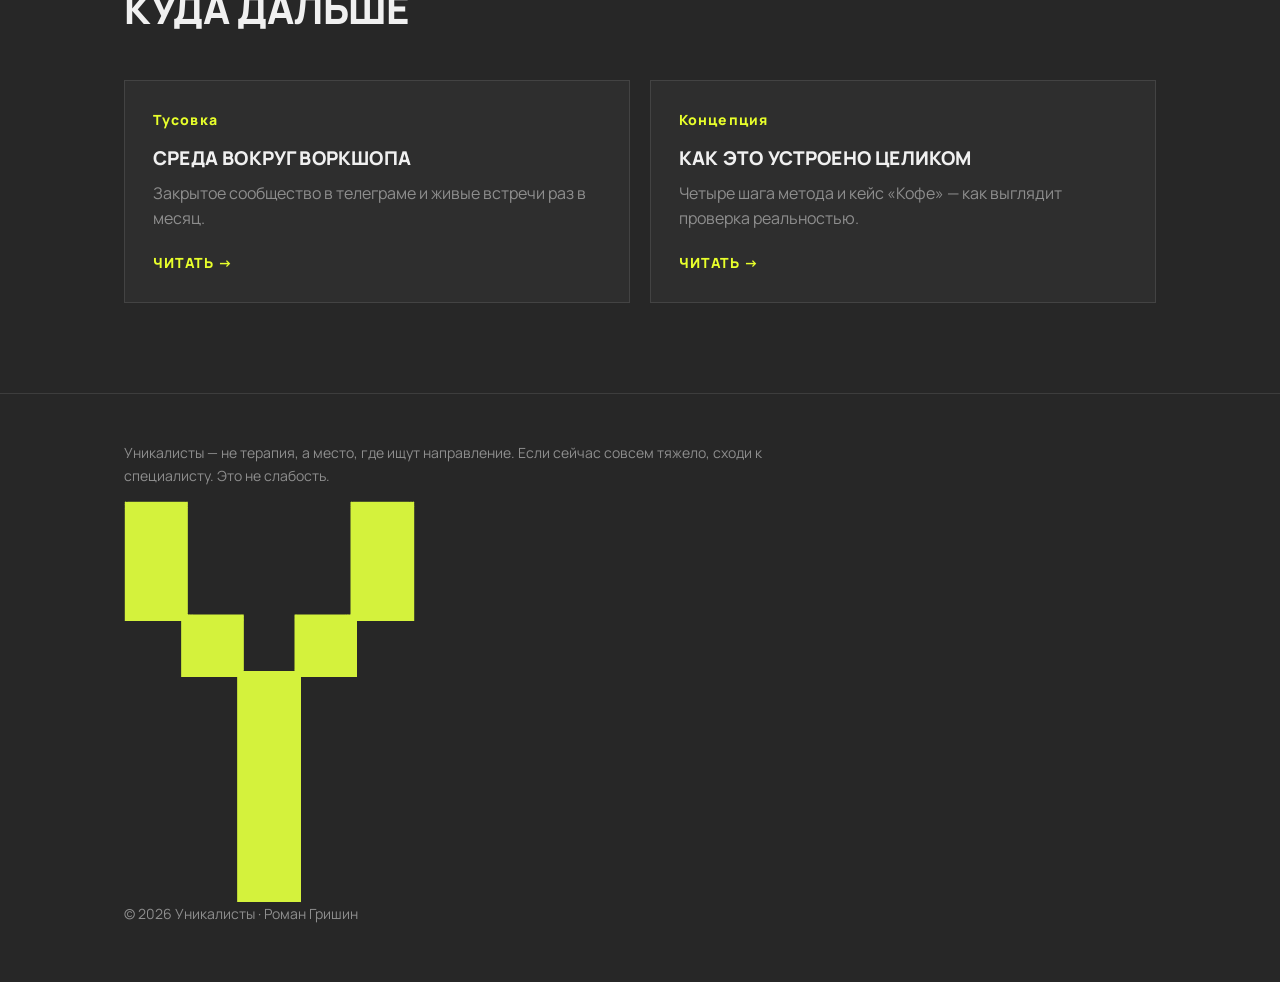
<file: workshop.html>
<!DOCTYPE html>
<html lang="ru">
<head>
  <meta charset="UTF-8">
  <meta name="viewport" content="width=device-width, initial-scale=1">
  <title>AI Hands-On Workshop — Уникалисты</title>
  <meta name="description" content="Рабочая встреча по пятницам в Zoom для тех, кому некогда разбираться, как применить ИИ в своих задачах. Час практики: автоматизация рутины, отчётов, свои идеи и агенты.">
  <link rel="icon" type="image/png" href="assets/y-acid.png">
  <link rel="preconnect" href="https://fonts.googleapis.com">
  <link rel="preconnect" href="https://fonts.gstatic.com" crossorigin>
  <link href="https://fonts.googleapis.com/css2?family=Manrope:wght@400;600;800&display=swap" rel="stylesheet">
  <link rel="stylesheet" href="styles.css">
</head>
<body>

  <nav class="nav" aria-label="Главная навигация">
    <div class="nav-in">
      <a class="nav-logo" href="index.html" aria-label="Уникалисты — на главную">
        <img src="assets/y-acid.png" alt="Уникалисты">
      </a>
      <div class="nav-links">
        <a href="concept.html">Концепция</a>
        <a href="escape.html">Побег</a>
        <a href="crew.html">Тусовка</a>
        <a href="about.html">Обо мне</a>
        <a class="nav-cta" href="email.html">Оставить почту</a>
      </div>
    </div>
  </nav>

  <header class="prod-hero">
    <div class="wrap">
      <a class="back" href="crew.html">← К тусовке</a>
      <span class="chip">Онлайн · Zoom · 1 час · по пятницам</span>
      <h1>AI Hands-On Workshop</h1>
      <p class="lead">Рабочая встреча для тех, кому некогда разбираться, как применить ИИ в своих задачах, и кто не знает, с чего начать. Пятница, 11:00–12:00 по Москве, Zoom.</p>
      <p class="lead muted">Регистрация на ближайшую встречу — до 18:00 четверга, 24 сентября. Зарегистрированных добавлю в событие Google Календаря и пришлю приглашение.</p>
      <div class="hero-actions">
        <a class="btn" href="https://t.me/unicalist" target="_blank" rel="noopener">Зарегистрироваться → написать Роману</a>
      </div>
    </div>
  </header>

  <!-- ── Кому это ── -->
  <section class="section">
    <div class="wrap">
      <div class="section-head">
        <h2>Кому это</h2>
      </div>
      <div class="col2">
        <div>
          <p>Тем, кому некогда разбираться самому и непонятно, с какой стороны подступиться к тому, чтобы начать использовать ИИ в практических задачах своей жизни.</p>
          <p>Например — автоматизировать рутину и отчёты. Или у тебя уже есть идея, которую хочется реализовать, но для этого всё равно нужно освободить время: часть рутины придётся кому-то делегировать. Пусть этим кем-то будет ИИ.</p>
        </div>
        <div>
          <p>Подходит и тем, кто только начинает, и тем, кто уже что-то делает. Если хочешь разобраться с подпиской на Клод, зарегистрироваться, собрать своего первого агента — приходи и работай прямо на встрече.</p>
          <p>А если ты уже продолжающий — тоже приходи: сможешь получить конкретный ответ от тех, кто уже что-то делает, найти единомышленников и обменяться практическими рекомендациями.</p>
        </div>
      </div>
    </div>
  </section>

  <!-- ── Как проходит встреча ── -->
  <section class="section" id="format">
    <div class="wrap">
      <div class="section-head">
        <span class="chip">Частый вопрос</span>
        <h2>Как проходит встреча</h2>
        <p class="lead muted">Это не лекция с программой на всех — уровень у людей разный, и это нормально.</p>
      </div>
      <ul class="list-plain">
        <li><span class="marker" aria-hidden="true"></span><strong>Первые 10 минут — знакомство.</strong> Коротко: зачем пришёл, с какой задачей или проблемой, что хочешь получить по итогу.</li>
        <li><span class="marker" aria-hidden="true"></span><strong>40 минут — рабочая часть.</strong> Каждый решает свою задачу: кто-то регистрируется в Клоде, кто-то настраивает подписку, кто-то собирает первого агента или автоматизирует отчёт. По очереди делимся экранами, задаём вопросы и отвечаем на них — живой формат, а не лекция по расписанию.</li>
        <li><span class="marker" aria-hidden="true"></span><strong>Последние 5 минут — итоги.</strong> Что получилось, обратная связь.</li>
        <li><span class="marker" aria-hidden="true"></span>Если ты новичок и пользуешься только простым чатом — нормально прийти с вопросом «как вообще к этому подступиться» и разобраться на месте.</li>
        <li><span class="marker" aria-hidden="true"></span>Если ты уже продвинутый — приходи со своей задачей или вопросом, получишь конкретный ответ от тех, кто уже прошёл этот путь. Рома модерирует встречу и помогает найти, к кому из участников обратиться с конкретным вопросом.</li>
      </ul>
    </div>
  </section>

  <!-- ── Регистрация ── -->
  <section class="section" id="registration">
    <div class="wrap">
      <div class="section-head">
        <span class="chip">Дедлайн · 18:00, четверг, 24 сентября</span>
        <h2>Регистрация</h2>
      </div>
      <div class="col2">
        <div>
          <p>Чтобы попасть на встречу, зарегистрируйся заранее — до 18:00 четверга, 24 сентября.</p>
          <p>Всех, кто зарегистрировался, добавлю в событие Google Календаря и пришлю приглашение со ссылкой на Zoom.</p>
        </div>
        <div>
          <p>Для команды Сибирян участие бесплатное. Остальным вместе с приглашением пришлю ссылку на оплату.</p>
          <p>Написать и зарегистрироваться можно в Телеграме.</p>
        </div>
      </div>
      <div class="cta-row" style="margin-top: 40px;">
        <a class="btn" href="https://t.me/unicalist" target="_blank" rel="noopener">Зарегистрироваться → написать Роману</a>
      </div>
    </div>
  </section>

  <!-- ── Цена ── -->
  <section class="section">
    <div class="wrap">
      <div class="section-head">
        <h2>Цена</h2>
        <p class="lead muted">Рома ведёт воркшоп в течение месяца — 4 встречи по пятницам.</p>
      </div>
      <div class="grid grid--2">
        <div class="card">
          <span class="card-num">Команда Сибирян</span>
          <h3>Бесплатно</h3>
          <p>Для команды Сибирян участие в воркшопе бесплатное.</p>
        </div>
        <div class="card">
          <span class="card-num">Остальные</span>
          <h3>2000 ₽ за встречу</h3>
          <p>Или подписка на месяц — 5000 ₽ за 4 встречи. Ссылку на оплату пришлю вместе с приглашением.</p>
        </div>
      </div>
    </div>
  </section>

  <!-- ── Куда дальше ── -->
  <section class="section">
    <div class="wrap">
      <div class="section-head">
        <h2>Куда дальше</h2>
      </div>
      <div class="grid grid--2">
        <a class="card card--link" href="crew.html">
          <span class="card-num">Тусовка</span>
          <h3>Среда вокруг воркшопа</h3>
          <p>Закрытое сообщество в телеграме и живые встречи раз в месяц.</p>
          <span class="card-go">Читать →</span>
        </a>
        <a class="card card--link" href="concept.html">
          <span class="card-num">Концепция</span>
          <h3>Как это устроено целиком</h3>
          <p>Четыре шага метода и кейс «Кофе» — как выглядит проверка реальностью.</p>
          <span class="card-go">Читать →</span>
        </a>
      </div>
    </div>
  </section>

  <footer class="footer">
    <div class="wrap">
      <p class="disclaimer">Уникалисты — не терапия, а место, где ищут направление. Если сейчас совсем тяжело, сходи к специалисту. Это не слабость.</p>
      <div class="footer-row">
        <img src="assets/y-acid.png" alt="">
        <span>© 2026 Уникалисты · Роман Гришин</span>
      </div>
    </div>
  </footer>

  <script src="script.js" defer></script>

</body>
</html>
</file>
<file: styles.css>
/* Уникалисты — стили по визуальному гайду v1.0
   Палитра: charcoal #272727 · лайм #E8FF2B (сигнал, ≤10%) · серый #8E8E8E · олива #7A8239 · почти-белый #F0F0F0 */

:root {
  --charcoal: #272727;
  --charcoal-2: #2e2e2e;
  --lime: #e8ff2b;
  --olive: #7a8239;
  --gray: #8e8e8e;
  --light: #f0f0f0;
  --border: rgba(255, 255, 255, 0.1);
  --maxw: 1080px;
  --px: 8px; /* модуль пиксельной сетки */
}

* { box-sizing: border-box; }

html { scroll-behavior: smooth; }

body {
  margin: 0;
  background: var(--charcoal);
  color: var(--light);
  font-family: "Manrope", -apple-system, "Segoe UI", sans-serif;
  font-size: 17px;
  line-height: 1.6;
  -webkit-font-smoothing: antialiased;
}

img { max-width: 100%; display: block; }

a { color: var(--light); }

::selection { background: var(--lime); color: var(--charcoal); }

:focus-visible {
  outline: 2px solid var(--lime);
  outline-offset: 3px;
}

.wrap {
  max-width: var(--maxw);
  margin: 0 auto;
  padding: 0 24px;
}

/* ── Типографика ── */

h1, h2, h3 {
  font-weight: 800;
  text-transform: uppercase;
  letter-spacing: -0.01em;
  line-height: 1.12;
  margin: 0;
}

h1 { font-size: clamp(34px, 5.4vw, 62px); }
h2 { font-size: clamp(26px, 3.6vw, 40px); }
h3 { font-size: 19px; letter-spacing: 0.01em; }

p { margin: 0; }

.muted { color: var(--gray); }

.lead {
  font-size: clamp(18px, 2vw, 21px);
  max-width: 640px;
}

/* ── Плашка-chip (лайм с пиксельным хвостом) ── */

.chip {
  display: inline-block;
  position: relative;
  background: var(--lime);
  color: var(--charcoal);
  font-weight: 800;
  text-transform: uppercase;
  font-size: 13px;
  letter-spacing: 0.06em;
  padding: 7px 14px;
}

.chip::after {
  content: "";
  position: absolute;
  left: 0;
  bottom: calc(var(--px) * -1);
  width: var(--px);
  height: var(--px);
  background: var(--lime);
}

/* ── Кнопки ── */

.btn {
  position: relative;
  display: inline-block;
  background: var(--lime);
  color: var(--charcoal);
  font-family: inherit;
  font-weight: 800;
  font-size: 16px;
  text-transform: uppercase;
  letter-spacing: 0.03em;
  text-decoration: none;
  border: none;
  cursor: pointer;
  padding: 17px 32px;
  /* пиксельная форма: сам силуэт кнопки — углы срезаны лесенкой в 2 ступени */
  clip-path: polygon(
    16px 0, calc(100% - 16px) 0,
    calc(100% - 16px) 8px, calc(100% - 8px) 8px, calc(100% - 8px) 16px, 100% 16px,
    100% calc(100% - 16px), calc(100% - 8px) calc(100% - 16px),
    calc(100% - 8px) calc(100% - 8px), calc(100% - 16px) calc(100% - 8px), calc(100% - 16px) 100%,
    16px 100%, 16px calc(100% - 8px), 8px calc(100% - 8px), 8px calc(100% - 16px), 0 calc(100% - 16px),
    0 16px, 8px 16px, 8px 8px, 16px 8px
  );
  transition: transform 0.18s ease, background 0.18s ease, clip-path 0.16s ease;
}

/* ховер: лесенки складываются — кнопка становится строгим квадратом
   (тот же набор из 20 точек, но сведён в 4 угла, чтобы форма плавно перетекала) */
.btn:hover,
.btn:focus-visible {
  clip-path: polygon(
    0 0, 100% 0,
    100% 0, 100% 0, 100% 0, 100% 0,
    100% 100%, 100% 100%, 100% 100%, 100% 100%, 100% 100%,
    0 100%, 0 100%, 0 100%, 0 100%, 0 100%,
    0 0, 0 0, 0 0, 0 0
  );
}

.btn--ghost {
  background: transparent;
  color: var(--light);
  border: 1px solid var(--gray);
  padding: 16px 31px; /* минус рамка — та же высота, что у основной кнопки */
  clip-path: none; /* контурная вторичная кнопка остаётся обычным прямоугольником */
}
.btn--ghost:hover,
.btn--ghost:focus-visible {
  border-color: var(--light);
}

/* ── Навигация ── */

.nav {
  position: sticky;
  top: 0;
  z-index: 100;
  background: rgba(39, 39, 39, 0.92);
  backdrop-filter: blur(8px);
  border-bottom: 1px solid var(--border);
}

.nav-in {
  display: flex;
  align-items: center;
  gap: 28px;
  padding: 14px 24px;
  max-width: var(--maxw);
  margin: 0 auto;
}

.nav-logo img { height: 26px; width: auto; }

.nav-links {
  display: flex;
  gap: 24px;
  margin-left: auto;
  align-items: center;
}

.nav-links a {
  color: var(--gray);
  text-decoration: none;
  font-size: 15px;
  font-weight: 600;
  transition: color 0.18s ease;
}

.nav-links a:hover { color: var(--light); }

.nav-cta {
  background: var(--lime);
  color: var(--charcoal) !important;
  font-weight: 800;
  padding: 9px 16px;
  text-transform: uppercase;
  font-size: 13px !important;
  letter-spacing: 0.04em;
}
.nav-cta:hover { color: var(--charcoal) !important; }

/* ── Hero ── */

.hero {
  padding: clamp(72px, 12vh, 140px) 0 clamp(64px, 10vh, 120px);
  position: relative;
  overflow: hidden;
}

.hero-wordmark {
  width: min(560px, 82vw);
  height: auto;
  margin-bottom: 40px;
}

.hero h1 { max-width: 760px; margin: 28px 0 20px; }

.hero .lead { margin-bottom: 40px; }

.hero-actions { display: flex; gap: 14px; flex-wrap: wrap; }

/* пиксельная лесенка — декор в углу hero */
.pixel-stairs {
  position: absolute;
  right: 0;
  top: 0;
  width: calc(var(--px) * 3);
  height: calc(var(--px) * 3);
  background: var(--olive);
  box-shadow:
    calc(var(--px) * -3) calc(var(--px) * 3) 0 0 var(--olive),
    0 calc(var(--px) * 3) 0 0 var(--olive),
    calc(var(--px) * -6) calc(var(--px) * 6) 0 0 var(--olive);
  opacity: 0.55;
}

/* ── Секции ── */

.section { padding: clamp(72px, 10vh, 128px) 0; }

.section + .section { border-top: 1px solid var(--border); }

.section-head { margin-bottom: 48px; }
.section-head .chip { margin-bottom: 20px; }
.section-head h2 { margin-bottom: 16px; }

/* ── Сетки карточек ── */

.grid {
  display: grid;
  gap: 20px;
}

.grid--2 { grid-template-columns: repeat(2, 1fr); }
.grid--3 { grid-template-columns: repeat(3, 1fr); }

.card {
  background: var(--charcoal-2);
  border: 1px solid var(--border);
  padding: 28px;
}

.card h3 { margin-bottom: 12px; }
.card p { color: var(--gray); font-size: 16px; }

.card-num {
  display: inline-block;
  color: var(--lime);
  font-weight: 800;
  font-size: 14px;
  margin-bottom: 16px;
  letter-spacing: 0.08em;
}

/* карточки А → Б */

.card--a { border-left: 4px solid var(--gray); }
.card--b { border-left: 4px solid var(--lime); }

.card ul {
  margin: 0;
  padding: 0;
  list-style: none;
  color: var(--gray);
  font-size: 16px;
}

.card ul li {
  padding-left: 22px;
  position: relative;
  margin-bottom: 10px;
}

.card ul li::before {
  content: "";
  position: absolute;
  left: 0;
  top: 9px;
  width: var(--px);
  height: var(--px);
  background: var(--gray);
}

.card--b ul li::before { background: var(--lime); }
.card--b ul { color: var(--light); }

/* карточка-ссылка: на главной и в блоках «куда дальше» */

.card--link {
  display: flex;
  flex-direction: column;
  text-decoration: none;
  color: inherit;
}

.card--link p { flex: 1; }

.card-go {
  display: inline-block;
  margin-top: 20px;
  color: var(--lime);
  font-weight: 800;
  font-size: 14px;
  text-transform: uppercase;
  letter-spacing: 0.06em;
}

.card--link:hover { border-color: rgba(232, 255, 43, 0.5); }

/* ── Шапка страницы продукта ── */

.prod-hero {
  padding: clamp(48px, 8vh, 88px) 0 clamp(40px, 7vh, 72px);
  border-bottom: 1px solid var(--border);
}

.prod-hero .back { margin-bottom: 32px; }
.prod-hero .chip { margin-bottom: 22px; }
.prod-hero h1 { margin-bottom: 20px; }
.prod-hero .lead { margin-bottom: 0; }
.prod-hero .hero-actions { margin-top: 32px; }

/* ссылка «назад» — на страницах продуктов и на email */

.back {
  display: block;
  width: fit-content;
  color: var(--gray);
  text-decoration: none;
  font-size: 15px;
}
.back:hover { color: var(--light); }

/* ── Блок «обо мне» ── */

.about {
  display: grid;
  grid-template-columns: 300px 1fr;
  gap: 44px;
  align-items: start;
  margin-top: 56px;
  padding: 32px;
  background: var(--charcoal-2);
  border: 1px solid var(--border);
}

/* тот же блок, но как самостоятельная секция — без отступа сверху */
.about--flush { margin-top: 0; }

.about-photo {
  position: relative;
  aspect-ratio: 4 / 5;
  background: var(--charcoal) url("assets/y-graphite.png") center / 56px no-repeat;
  border: 1px solid var(--border);
}

.about-photo img {
  width: 100%;
  height: 100%;
  object-fit: cover;
}

/* пиксельная лесенка на углу фото */
.about-photo::after {
  content: "";
  position: absolute;
  right: calc(var(--px) * -1);
  bottom: calc(var(--px) * -1);
  width: calc(var(--px) * 2);
  height: calc(var(--px) * 2);
  background: var(--lime);
  box-shadow: calc(var(--px) * -2) calc(var(--px) * 2) 0 0 var(--lime);
}

.about-text h3 { font-size: 24px; margin-bottom: 18px; }

.about-text p {
  color: var(--gray);
  font-size: 16px;
  max-width: 560px;
  margin-bottom: 14px;
}

.about-text p:last-of-type { color: var(--light); }

/* ── Побег: список дней ── */

.list-plain {
  margin: 0;
  padding: 0;
  list-style: none;
}

.list-plain li {
  display: flex;
  gap: 18px;
  padding: 18px 0;
  border-bottom: 1px solid var(--border);
  font-size: 16px;
}

.list-plain li:last-child { border-bottom: none; }

.list-plain .marker {
  flex: none;
  width: var(--px);
  height: var(--px);
  background: var(--lime);
  margin-top: 9px;
}

/* «кому не подойдёт» */

.not-for {
  background: transparent;
  border: 1px solid var(--olive);
  padding: 28px;
}

.not-for h3 { color: var(--light); margin-bottom: 14px; }
.not-for p { color: var(--gray); font-size: 16px; margin-bottom: 10px; }
.not-for p:last-child { margin-bottom: 0; }

/* ── Финальная лаймовая секция ── */

.final {
  background: var(--lime);
  color: var(--charcoal);
  padding: clamp(64px, 9vh, 110px) 0;
}

.final h2 { color: var(--charcoal); margin-bottom: 16px; }
.final p { max-width: 560px; margin-bottom: 32px; font-weight: 500; }

.final .btn {
  background: var(--charcoal);
  color: var(--lime);
}

/* ── Футер ── */

.footer {
  border-top: 1px solid var(--border);
  padding: 48px 0 56px;
  font-size: 14px;
  color: var(--gray);
}

.footer .disclaimer {
  max-width: 640px;
  margin-bottom: 24px;
}

/* ── Страница email ── */

.page-email {
  min-height: 100dvh;
  display: flex;
  flex-direction: column;
}

.email-main {
  flex: 1;
  display: flex;
  align-items: center;
  padding: 64px 0;
}

.email-box { max-width: 560px; }

.email-box .back { margin-bottom: 40px; }

.email-box h1 { font-size: clamp(30px, 4.5vw, 46px); margin-bottom: 18px; }
.email-box .lead { margin-bottom: 36px; font-size: 18px; }

.email-form { display: flex; gap: 12px; flex-wrap: wrap; }

.email-form input[type="email"] {
  flex: 1 1 260px;
  background: var(--charcoal-2);
  border: 1px solid var(--gray);
  color: var(--light);
  font-family: inherit;
  font-size: 16px;
  padding: 15px 16px;
}

.email-form input[type="email"]::placeholder { color: var(--gray); }

.email-form input[type="email"]:focus {
  outline: 2px solid var(--lime);
  outline-offset: 0;
  border-color: transparent;
}

.email-note { margin-top: 16px; font-size: 14px; color: var(--gray); }

.email-success {
  display: none;
  border: 1px solid var(--lime);
  padding: 24px;
  margin-top: 8px;
}

.email-success p { color: var(--light); }

/* Шапка */

/* Сцена рисуется во всю ширину окна и держит собственную пропорцию 1440×320,
   поэтому её высота — ровно 22.22vw; на неё и рассчитан нижний паддинг. */
.about-hero {
  position: relative;
  overflow: hidden;
  padding: clamp(56px, 9vh, 104px) 0 calc(22.22vw + clamp(32px, 5vh, 64px));
}

.about-hero__scene {
  position: absolute;
  left: 0;
  right: 0;
  bottom: 0;
  pointer-events: none;
}

.about-hero__scene svg { width: 100%; height: auto; display: block; }

.about-hero .wrap { position: relative; z-index: 1; }

.about-hero .chip { margin-bottom: 24px; }

.about-hero h1 { max-width: 900px; margin-bottom: 22px; }

.about-hero .lead { margin-bottom: 32px; }

.page-about .card h3 span {
  display: block;
  text-transform: none;
  font-weight: 400;
  font-size: 14px;
  letter-spacing: 0;
  color: var(--gray);
  margin-top: 6px;
}

/* Ссылка «Подробнее обо мне» в блоке на главной */

.about-more {
  display: inline-block;
  margin-top: 18px;
  color: var(--lime);
  font-weight: 800;
  font-size: 15px;
  text-transform: uppercase;
  letter-spacing: 0.04em;
  text-decoration: none;
  border-bottom: 2px solid transparent;
  transition: border-color 0.2s ease;
}

.about-more:hover { border-bottom-color: var(--lime); }

/* Текущая страница в навигации */

.nav-links a[aria-current="page"] { color: var(--light); }
.nav-links a[aria-current="page"]::after { transform: scaleX(1); }

/* ── Эффекты (script.js) ── */

/* появление при скролле */
.reveal {
  opacity: 0;
  transform: translateY(22px);
  transition: opacity 0.55s ease, transform 0.55s ease;
}

.reveal.in {
  opacity: 1;
  transform: none;
}

/* пиксельный след за курсором */
.pixel-dot {
  position: absolute;
  width: var(--px);
  height: var(--px);
  background: var(--lime);
  pointer-events: none;
  z-index: 40;
  opacity: 0.25;
  animation: pixel-fade 0.6s steps(4) forwards;
}

.pixel-dot--olive { background: var(--olive); }

@keyframes pixel-fade {
  to { opacity: 0; transform: scale(0.4); }
}

/* spotlight на карточках */
.card, .not-for { position: relative; }

.card::after, .not-for::after {
  content: "";
  position: absolute;
  inset: 0;
  opacity: 0;
  pointer-events: none;
  background: radial-gradient(
    220px circle at var(--mx, 50%) var(--my, 50%),
    rgba(232, 255, 43, 0.07),
    transparent 65%
  );
  transition: opacity 0.3s ease;
}

.card:hover::after, .not-for:hover::after { opacity: 1; }

.card { transition: border-color 0.3s ease; }
.card:hover { border-color: rgba(232, 255, 43, 0.28); }

/* магнитные кнопки: transform ведёт JS, плавность — здесь */
.btn { will-change: transform; }

/* параллакс hero */
.hero-wordmark, .pixel-stairs {
  transition: transform 0.25s ease-out;
  will-change: transform;
}

/* подчёркивание-пиксель у ссылок навигации */
.nav-links a:not(.nav-cta) { position: relative; }

.nav-links a:not(.nav-cta)::after {
  content: "";
  position: absolute;
  left: 0;
  bottom: -6px;
  height: 2px;
  width: 100%;
  background: var(--lime);
  transform: scaleX(0);
  transform-origin: left;
  transition: transform 0.22s ease;
}

.nav-links a:not(.nav-cta):hover::after { transform: scaleX(1); }

/* ── Адаптив ── */

@media (max-width: 900px) {
  .grid--3 { grid-template-columns: 1fr; }
  .about { grid-template-columns: 1fr; gap: 28px; }
  .about-photo { max-width: 320px; }
}

@media (max-width: 640px) {
  body { font-size: 16px; }
  .grid--2 { grid-template-columns: 1fr; }
  .grid { gap: 14px; }
  .pixel-stairs { display: none; }

  /* Навигация: со страницами продуктов ссылки нужны и на телефоне,
     поэтому прячем не их, а кнопку — CTA есть в каждой секции ниже. */
  .nav-in { gap: 12px; padding: 12px 16px; }
  .nav-links { gap: 12px; flex-wrap: wrap; justify-content: flex-end; }
  .nav-links a:not(.nav-cta) { font-size: 13px; }
  .nav-links .nav-cta { display: none; }
  .btn { width: 100%; text-align: center; }
  .hero-actions { flex-direction: column; }

  /* 1 блок = 1 экран: секции-слайды со скролл-снапом.
     Включается классом .snap на <html> — длинные текстовые страницы
     (about.html) остаются в обычном потоке. */
  html.snap {
    scroll-snap-type: y proximity;
    scroll-padding-top: 55px; /* высота липкой навигации */
  }

  .snap .hero, .snap .section, .snap .final {
    scroll-snap-align: start;
    min-height: calc(100dvh - 55px);
    display: flex;
    align-items: center;
    padding-top: 44px;
    padding-bottom: 44px;
  }

  .snap .hero > .wrap, .snap .section > .wrap, .snap .final > .wrap { width: 100%; }

  

  /* компактнее, чтобы блок умещался в экран */
  .hero-wordmark { width: 72vw; margin-bottom: 28px; }
  .hero h1 { margin: 22px 0 16px; }
  .hero .lead { margin-bottom: 28px; }
  .section-head { margin-bottom: 28px; }
  .section-head h2 { margin-bottom: 12px; }
  .section-head .lead { font-size: 16px; }
  .card { padding: 18px; }
  .card h3 { margin-bottom: 8px; }
  .card p { font-size: 15px; }
  .card ul { font-size: 15px; }
  .card ul li { margin-bottom: 8px; }
  .not-for { padding: 20px; }
  .not-for p { font-size: 15px; }
  .about { padding: 20px; gap: 18px; margin-top: 32px; }
  .about-photo { max-width: 170px; }
  .about-text p { font-size: 15px; margin-bottom: 10px; }
  .list-plain li { padding: 13px 0; font-size: 15px; }

  /* страницы продуктов */
  .prod-hero .back { margin-bottom: 24px; }
  .card-go { margin-top: 16px; }
  
}

@media (prefers-reduced-motion: reduce) {
  html { scroll-behavior: auto; }
  .btn, .nav-links a { transition: none; }
  .btn:hover { transform: none; }
  .reveal { opacity: 1; transform: none; transition: none; }
  .pixel-dot { display: none; }
  .hero-wordmark, .pixel-stairs { transition: none; }
}

/* ── Условия (страницы форматов) ── */

.terms {
  margin-top: 40px;
  border-top: 1px solid var(--border);
}

.terms-row {
  display: grid;
  grid-template-columns: 160px 1fr;
  gap: 24px;
  padding: 20px 0;
  border-bottom: 1px solid var(--border);
}

.terms-row dt {
  color: var(--gray);
  text-transform: uppercase;
  font-size: 13px;
  font-weight: 800;
  letter-spacing: 0.06em;
}

.terms-row dd {
  margin: 0;
  font-size: 16px;
}

.terms-row dd.price {
  color: var(--lime);
  font-weight: 800;
  font-size: 19px;
}

/* ── Цитаты (отзывы) ── */

.quote-grid {
  display: grid;
  grid-template-columns: repeat(2, 1fr);
  gap: 20px;
}

.quote {
  background: var(--charcoal-2);
  border: 1px solid var(--border);
  border-left: 4px solid var(--lime);
  padding: 24px 28px;
}

.quote p { color: var(--light); font-size: 16px; margin-bottom: 14px; }
.quote cite { color: var(--gray); font-style: normal; font-size: 14px; font-weight: 700; }

.app-questions {
  display: grid;
  gap: 4px;
  margin-bottom: 8px;
}

.app-questions li {
  display: flex;
  gap: 14px;
  padding: 16px 0;
  border-bottom: 1px solid var(--border);
}

.app-questions li span {
  flex: none;
  color: var(--lime);
  font-weight: 800;
}

.app-questions li p { color: var(--light); margin: 0; }

blockquote.quote { margin: 0; }
.quote cite { display: block; }

/* ── Главная: слоган, боли, этапы перехода ── */

.tagline {
  color: var(--lime);
  font-weight: 800;
  text-transform: uppercase;
  font-size: 15px;
  letter-spacing: 0.04em;
  margin-bottom: 40px;
}

.hero-list { max-width: 760px; margin-top: 12px; }

.stages {
  margin-top: 16px;
  padding: 18px 22px;
  border: 1px solid var(--olive);
  font-weight: 800;
  font-size: clamp(15px, 1.8vw, 18px);
  text-transform: uppercase;
  letter-spacing: 0.02em;
  max-width: 760px;
}

.stages span { color: var(--lime); padding: 0 6px; }

@media (max-width: 640px) {
  .terms-row { grid-template-columns: 1fr; gap: 6px; }
  .quote-grid { grid-template-columns: 1fr; }
}

/* ── Блоки по макету Figma ── */

/* цитата-выноска: тонкая лаймовая линия слева */
.pull {
  border-left: 2px solid rgba(232, 255, 43, 0.5);
  padding-left: 22px;
  color: var(--light);
  font-weight: 600;
  font-size: clamp(17px, 1.6vw, 20px);
  line-height: 1.5;
  max-width: 900px;
}
.pull p + p { margin-top: 12px; }
.pull--lg { font-size: clamp(18px, 1.8vw, 22px); }

/* крупный абзац-утверждение */
.say {
  color: var(--light);
  font-weight: 600;
  font-size: clamp(18px, 1.8vw, 21px);
  line-height: 1.5;
  max-width: 900px;
}
.say p + p { margin-top: 12px; }

/* список строками через линейку */
.rows { max-width: 1080px; }
.rows .row {
  border-top: 1px solid var(--border);
  padding: 14px 0;
}
.rows .row h3 { font-size: 19px; margin-bottom: 5px; }
.rows .row p { color: var(--gray); font-size: 16px; }
.rows .row p + p { margin-top: 4px; }

/* тёмная полоса с крупной фразой */
.band {
  background: var(--charcoal-2);
  padding: clamp(36px, 6vh, 56px) clamp(20px, 3vw, 40px);
}
.band p {
  font-weight: 800;
  text-transform: uppercase;
  font-size: clamp(24px, 3.4vw, 42px);
  line-height: 1.14;
  color: var(--light);
}

/* пиксельные схемы */
.scheme { display: block; width: 100%; height: auto; margin-top: 8px; }
.scheme--wide { max-width: 720px; }
.scheme--sq { max-width: 200px; }

/* статус в карточке формата: пиксель-маркер, как в списках */
.card-status {
  display: flex;
  align-items: center;
  gap: 10px;
  margin-top: 14px;
  color: var(--light);
  font-weight: 700;
  font-size: 14px;
  text-transform: uppercase;
  letter-spacing: 0.04em;
}
.card-status::before {
  content: "";
  flex: none;
  width: var(--px);
  height: var(--px);
  background: var(--olive);
}

/* цены строками: срок · цена · в месяц */
.price-rows .price-row {
  display: grid;
  grid-template-columns: 200px 220px 1fr;
  gap: 28px;
  align-items: center;
  border-top: 1px solid var(--border);
  padding: 18px 0;
}
.price-row dt {
  color: var(--gray);
  font-weight: 800;
  font-size: 14px;
  letter-spacing: 0.08em;
  text-transform: uppercase;
}
.price-row dd { margin: 0; }
.price-row .price { color: var(--lime); font-weight: 800; font-size: 26px; }
.price-row .per { color: var(--gray); font-size: 14px; }

/* «Обо мне»: крупные цифры */
.big-facts {
  display: grid;
  grid-template-columns: repeat(3, 1fr);
  gap: 20px;
}
.big-fact { background: var(--charcoal-2); padding: 24px; }
.big-fact .n {
  display: block;
  color: var(--lime);
  font-weight: 800;
  font-size: clamp(44px, 5vw, 63px);
  line-height: 1.05;
}
.big-fact .u { display: block; color: var(--light); font-weight: 700; font-size: 15px; margin-top: 6px; }
.big-fact p { color: var(--gray); font-size: 14px; line-height: 1.4; margin-top: 6px; }

.fact-rows { margin-top: 20px; }
.fact-row {
  display: grid;
  grid-template-columns: 300px 1fr;
  gap: 28px;
  border-top: 1px solid var(--border);
  padding: 16px 0;
}
.fact-row b { color: var(--lime); font-weight: 800; font-size: 19px; }
.fact-row span { color: var(--gray); font-size: 17px; }

.docs { display: grid; grid-template-columns: repeat(4, 1fr); gap: 16px; }
.docs h4 { font-size: 15px; line-height: 1.3; color: var(--light); margin: 0 0 10px; }
.docs p { color: var(--gray); font-size: 13px; line-height: 1.45; }

.about-hero__row {
  display: grid;
  grid-template-columns: 300px 1fr;
  gap: 40px;
  align-items: start;
}
.about-hero__row h1 { margin-bottom: 20px; }
.about-hero__sub {
  color: var(--lime);
  font-weight: 600;
  font-size: clamp(19px, 2vw, 24px);
  line-height: 1.4;
}

.stack > * + * { margin-top: 18px; }

/* ── Подвал по макету ── */

.footer-brand { color: var(--light); font-weight: 700; font-size: 16px; margin-bottom: 14px; }
.footer-media { font-weight: 700; font-size: 15px; margin-bottom: 14px; }
.footer-media a { color: var(--lime); text-decoration: none; }
.footer-media a:hover { text-decoration: underline; }
.footer-nav { font-size: 15px; margin-bottom: 14px; }
.footer-nav a { color: var(--gray); text-decoration: none; }
.footer-nav a:hover { color: var(--light); }
.footer .disclaimer { margin-bottom: 14px; }

@media (max-width: 900px) {
  .big-facts { grid-template-columns: 1fr; }
  .docs { grid-template-columns: repeat(2, 1fr); }
}

@media (max-width: 640px) {
  .price-rows .price-row { grid-template-columns: 1fr; gap: 4px; }
  .fact-row { grid-template-columns: 1fr; gap: 4px; }
  .about-hero__row { grid-template-columns: 1fr; }
  .about-hero__row .about-photo { max-width: 240px; }
  .docs { grid-template-columns: 1fr; }
}

.about-text .about-role { color: var(--lime); font-weight: 600; font-size: 19px; margin-bottom: 16px; }
.lead strong { color: var(--light); font-weight: 800; }

/* ── Мобильная шапка: логотип · «Оставить почту» · бургер в одну строку ── */

.nav-cta--m, .nav-burger { display: none; }

.nav-burger {
  width: 40px;
  height: 40px;
  padding: 10px 8px;
  background: none;
  border: 1px solid var(--border);
  cursor: pointer;
  flex-direction: column;
  justify-content: space-between;
}
.nav-burger span { display: block; height: 2px; background: var(--light); transition: transform 0.2s ease, opacity 0.2s ease; }
.nav-burger[aria-expanded="true"] span:nth-child(1) { transform: translateY(8px) rotate(45deg); }
.nav-burger[aria-expanded="true"] span:nth-child(2) { opacity: 0; }
.nav-burger[aria-expanded="true"] span:nth-child(3) { transform: translateY(-8px) rotate(-45deg); }

@media (max-width: 900px) {
  .nav-in { position: relative; flex-wrap: nowrap; gap: 12px; padding: 12px 16px; }
  .nav-cta--m { display: inline-block; margin-left: auto; text-decoration: none; white-space: nowrap; padding: 10px 14px; }
  .nav-burger { display: flex; flex: none; }
  .nav-in .nav-links {
    display: none;
    position: absolute;
    top: 100%;
    left: 0;
    right: 0;
    flex-direction: column;
    align-items: flex-start;
    gap: 0;
    margin: 0;
    padding: 8px 16px 16px;
    background: var(--charcoal);
    box-shadow: 0 12px 24px rgba(0, 0, 0, 0.35);
    border-bottom: 1px solid var(--border);
  }
  .nav-in .nav-links.open { display: flex; }
  .nav-in .nav-links a:not(.nav-cta) { font-size: 17px; padding: 12px 0; width: 100%; }
  .nav-in .nav-links .nav-cta { display: none; }
}
.lead-link { color: inherit; text-decoration: none; border-bottom: 1px solid rgba(232, 255, 43, 0.5); }
.lead-link:hover { color: var(--lime); }
.row-link { color: var(--lime); font-weight: 700; text-decoration: none; }
.row-link:hover { text-decoration: underline; }

/* Главная: плотный список болей — без разделителей, в две колонки на десктопе */
.hero .lead:has(+ .hero-list) { margin-bottom: 0; }
.hero-list {
  max-width: 1080px;
  margin-top: 16px;
  columns: 2;
  column-gap: 40px;
}
.hero-list li { break-inside: avoid; }
.hero-list li {
  padding: 5px 0;
  border-bottom: none;
  gap: 12px;
  font-size: 16px;
  line-height: 1.45;
}
.hero-list .marker { margin-top: 8px; }

@media (max-width: 640px) {
  .hero-list { columns: 1; }
  .hero-list li { padding: 4px 0; font-size: 15px; }
}

.uhero {
  --mono: ui-monospace, "SFMono-Regular", Menlo, Consolas, monospace;
  position: relative;
  display: flex;
  flex-direction: column;
  min-height: calc(100svh - 68px); /* высота липкой навигации на десктопе */
  overflow: hidden;
  background:
    radial-gradient(ellipse 70% 60% at 28% 55%, rgba(122, 130, 57, 0.08), transparent 70%),
    var(--charcoal);
  border-bottom: 1px solid var(--border);
}

.uhero-canvas {
  position: absolute;
  inset: 0;
  width: 100%;
  height: 100%;
  display: block;
}

/* уголки-лесенки: L из пикселей 8px */
.uhero-corner {
  position: absolute;
  z-index: 2;
  width: calc(var(--px) * 3);
  height: calc(var(--px) * 3);
  background:
    linear-gradient(var(--gray), var(--gray)) 0 0 / 100% var(--px) no-repeat,
    linear-gradient(var(--gray), var(--gray)) 0 0 / var(--px) 100% no-repeat;
  opacity: 0.45;
  pointer-events: none;
}
.uhero-corner--tl { top: 0; left: 0; }
.uhero-corner--tr { top: 0; right: 0; transform: scaleX(-1); }
.uhero-corner--bl { bottom: 0; left: 0; transform: scaleY(-1); }
.uhero-corner--br { bottom: 0; right: 0; transform: scale(-1, -1); }

/* технические полосы сверху и снизу */
.uhero-bar {
  position: relative;
  z-index: 2;
  font-family: var(--mono);
  font-size: 11px;
  letter-spacing: 0.08em;
  text-transform: uppercase;
  color: var(--gray);
}
.uhero-bar--top { border-bottom: 1px solid var(--border); }
.uhero-bar--bottom {
  border-top: 1px solid var(--border);
  background: rgba(39, 39, 39, 0.6);
  backdrop-filter: blur(6px);
}

.uhero-bar-in {
  display: flex;
  align-items: center;
  gap: 14px;
  max-width: var(--maxw);
  margin: 0 auto;
  padding: 12px 24px;
}

.uhero-bar-r {
  margin-left: auto;
  display: flex;
  align-items: center;
  gap: 12px;
  white-space: nowrap;
}

.uhero-sep { width: 1px; height: 12px; background: var(--gray); opacity: 0.5; }

.uhero-dot {
  display: inline-block;
  width: 4px;
  height: 4px;
  background: var(--gray);
  opacity: 0.6;
}

/* основная часть: слева сцена, справа текст */
.uhero-body {
  position: relative;
  z-index: 1;
  flex: 1;
  display: grid;
  grid-template-columns: 1fr 1fr;
  gap: 48px;
  align-items: center;
  width: 100%;
  max-width: var(--maxw);
  margin: 0 auto;
  padding: 28px 24px;
}

.uhero-art { align-self: stretch; min-height: 420px; }

.uhero-text { max-width: 520px; }

.uhero-rule {
  display: flex;
  align-items: center;
  gap: 10px;
  margin-bottom: 20px;
  font-family: var(--mono);
  font-size: 11px;
  letter-spacing: 0.08em;
  text-transform: uppercase;
  color: var(--gray);
}
.uhero-rule em { font-style: normal; }
.uhero-rule span { flex: 1; height: 1px; background: var(--gray); opacity: 0.4; }
.uhero-rule--foot { margin: 24px 0 0; font-size: 10px; }

.uhero-title {
  font-size: clamp(36px, 4.6vw, 58px);
  letter-spacing: 0.01em;
  line-height: 1.02;
}
.uhero-title span {
  display: block;
  margin-top: 12px;
  font-size: 0.46em;
  line-height: 1.2;
  letter-spacing: 0.04em;
  color: var(--gray);
}

/* ряд серых пикселей, один из которых — лаймовый */
.uhero-pixels {
  position: relative;
  width: 236px;
  height: 4px;
  margin: 20px 0 18px;
  background: repeating-linear-gradient(90deg, rgba(142, 142, 142, 0.5) 0 4px, transparent 4px 12px);
}
.uhero-pixels::after {
  content: "";
  position: absolute;
  left: 144px;
  top: -4px;
  width: 12px;
  height: 12px;
  background: var(--lime);
}

.uhero-lead { font-size: clamp(17px, 1.6vw, 19px); }

.uhero-note {
  margin-top: 16px;
  padding-left: 16px;
  border-left: 2px solid var(--olive);
  color: var(--gray);
  font-size: 15px;
}

.uhero .hero-wordmark { width: min(320px, 100%); margin-bottom: 24px; }

/* кнопки одной колонкой одинаковой ширины: края совпадают */
.uhero .hero-actions {
  margin-top: 28px;
  display: grid;
  grid-template-columns: max-content;
  gap: 12px;
}
.uhero .hero-actions .btn { text-align: center; }

/* этапы перехода в нижней полосе */
.uhero-stages {
  display: flex;
  gap: 10px;
  margin: 0;
  padding: 0;
  list-style: none;
  white-space: nowrap;
}
.uhero-stages li { opacity: 0.45; transition: color 0.3s ease, opacity 0.3s ease; }
.uhero-stages li + li::before { content: "›"; margin-right: 10px; color: var(--gray); opacity: 0.6; }
.uhero-stages li.is-done { opacity: 0.9; }
.uhero-stages li.is-active { opacity: 1; color: var(--lime); }

.uhero-pulse { display: inline-flex; gap: 4px; }
.uhero-pulse i {
  width: 4px;
  height: 4px;
  background: var(--gray);
  animation: uhero-pulse 1.2s steps(3) infinite;
}
.uhero-pulse i:nth-child(2) { animation-delay: 0.2s; }
.uhero-pulse i:nth-child(3) { animation-delay: 0.4s; }

@keyframes uhero-pulse {
  0%, 100% { opacity: 0.25; }
  50% { opacity: 1; }
}

@media (max-width: 900px) {
  .uhero-body {
    grid-template-columns: 1fr;
    gap: 8px;
    align-items: start;
    padding: 16px 24px 32px;
  }
  .uhero-art { min-height: 0; height: clamp(200px, 34vh, 320px); }
  .uhero-text { max-width: 640px; }
  .uhero-bar--top .uhero-bar-r { display: none; }
}

@media (max-width: 640px) {
  .uhero-body { padding: 8px 16px 24px; }
  .uhero-bar-in { padding: 10px 16px; font-size: 10px; }
  .uhero-art { height: clamp(110px, 16vh, 150px); }
  .uhero-title span { margin-top: 8px; }
  .uhero-lead { font-size: 16px; }
  .uhero-pixels { margin: 18px 0 16px; }
  .uhero-note { font-size: 14px; }
  .uhero .hero-actions { margin-top: 24px; grid-template-columns: 1fr; }
  .uhero .hero-wordmark { width: min(200px, 56vw); margin-bottom: 20px; }
  .uhero-rule--foot { display: none; }
  /* на телефоне в полосе виден только текущий этап */
  .uhero-stages li { display: none; }
  .uhero-stages li.is-active { display: block; }
  .uhero-stages li::before { display: none; }

  .snap .uhero {
    scroll-snap-align: start;
    min-height: calc(100dvh - 55px);
  }
}

@media (prefers-reduced-motion: reduce) {
  .uhero-pulse i { animation: none; opacity: 0.6; }
  .uhero-stages li { transition: none; }
}

/* ── Общие утилиты ──
   Одна шкала отступов и несколько текстовых ролей вместо инлайн-стилей. */

.mt-s { margin-top: 14px; }
.mt-m { margin-top: 20px; }
.mt-l { margin-top: 32px; }
.mt-xl { margin-top: 48px; }

.measure { max-width: 760px; }

.h-sm { font-size: 22px; margin-bottom: 16px; }

/* мелкая приписка: условия, пояснения под кнопкой */
.note { color: var(--gray); font-size: 14px; }

/* сигнальная строка в шапке страницы: набор, формат */
.status { color: var(--lime); font-weight: 700; font-size: 19px; }

.stack--tight > * + * { margin-top: 8px; }

.sr-only {
  position: absolute;
  width: 1px;
  height: 1px;
  overflow: hidden;
  clip: rect(0 0 0 0);
  white-space: nowrap;
}

.card p + p { margin-top: 14px; }
.card .card-lead { color: var(--light); }

.final .final-meta { font-weight: 800; margin-top: -16px; }

/* email: блоки под формой */
.email-box .chip { margin-bottom: 20px; }
.email-block {
  margin-top: 40px;
  padding-top: 32px;
  border-top: 1px solid var(--border);
}
.email-block h3 { margin-bottom: 6px; }

/* ── Письмо клуба на главной: компактно, полный текст раскрывается ── */

.letter {
  display: grid;
  grid-template-columns: 200px 1fr;
  gap: 24px;
  align-items: start;
  max-width: 760px;
  margin: 32px 0;
  padding: 20px;
  background: var(--charcoal-2);
  border: 1px solid var(--border);
  border-left: 4px solid var(--lime);
}

.letter-photo {
  width: 100%;
  height: auto;
  aspect-ratio: 4 / 3;
  object-fit: cover;
}

.letter-from {
  color: var(--gray);
  font-size: 13px;
  font-weight: 700;
  text-transform: uppercase;
  letter-spacing: 0.06em;
  margin-bottom: 10px;
}

.letter blockquote { margin: 0; }
.letter blockquote p { color: var(--light); font-size: 16px; }
.letter-more p { margin-top: 12px; }

.letter-more summary {
  display: inline-block;
  margin-top: 12px;
  color: var(--lime);
  font-weight: 800;
  font-size: 14px;
  text-transform: uppercase;
  letter-spacing: 0.06em;
  cursor: pointer;
  list-style: none;
}
.letter-more summary::-webkit-details-marker { display: none; }
.letter-more summary::after { content: " ↓"; }
.letter-more[open] summary::after { content: " ↑"; }
.letter-more summary:hover { text-decoration: underline; }
/* в раскрытом виде кнопка уезжает под текст */
.letter-more[open] { display: flex; flex-direction: column; }
.letter-more[open] summary { order: 1; }
.letter-close,
.letter-more[open] .letter-open { display: none; }
.letter-more[open] .letter-close { display: inline; }

@media (max-width: 640px) {
  .letter { grid-template-columns: 1fr; gap: 14px; padding: 16px; }
  .letter-photo { aspect-ratio: 16 / 9; }
}

/* Кнопка «Оставить почту» в шапке — тот же пиксельный силуэт, что у .btn, в масштабе ступени 4px */
.nav-cta {
  padding: 10px 20px;
  clip-path: polygon(
    8px 0, calc(100% - 8px) 0,
    calc(100% - 8px) 4px, calc(100% - 4px) 4px, calc(100% - 4px) 8px, 100% 8px,
    100% calc(100% - 8px), calc(100% - 4px) calc(100% - 8px),
    calc(100% - 4px) calc(100% - 4px), calc(100% - 8px) calc(100% - 4px), calc(100% - 8px) 100%,
    8px 100%, 8px calc(100% - 4px), 4px calc(100% - 4px), 4px calc(100% - 8px), 0 calc(100% - 8px),
    0 8px, 4px 8px, 4px 4px, 8px 4px
  );
}
@media (max-width: 900px) {
  .nav-cta--m { padding: 10px 16px; }
}
</file>
